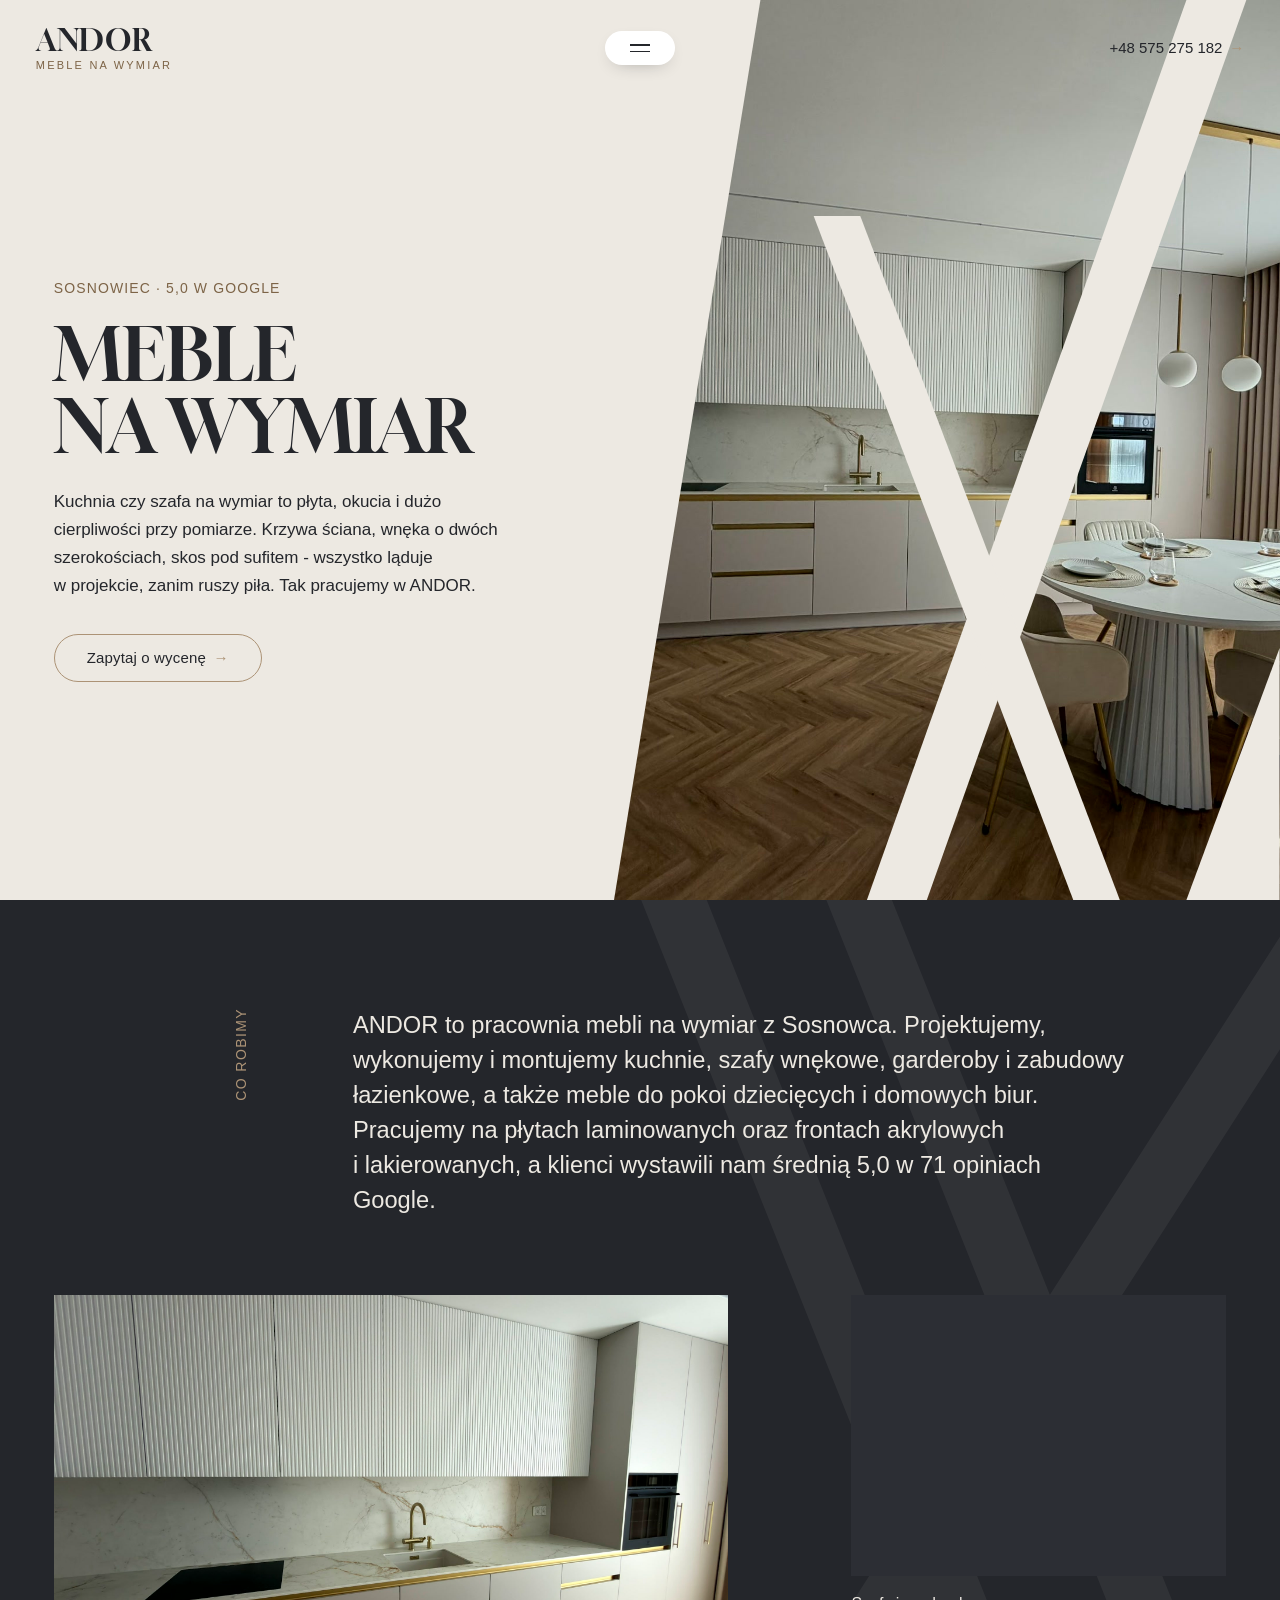
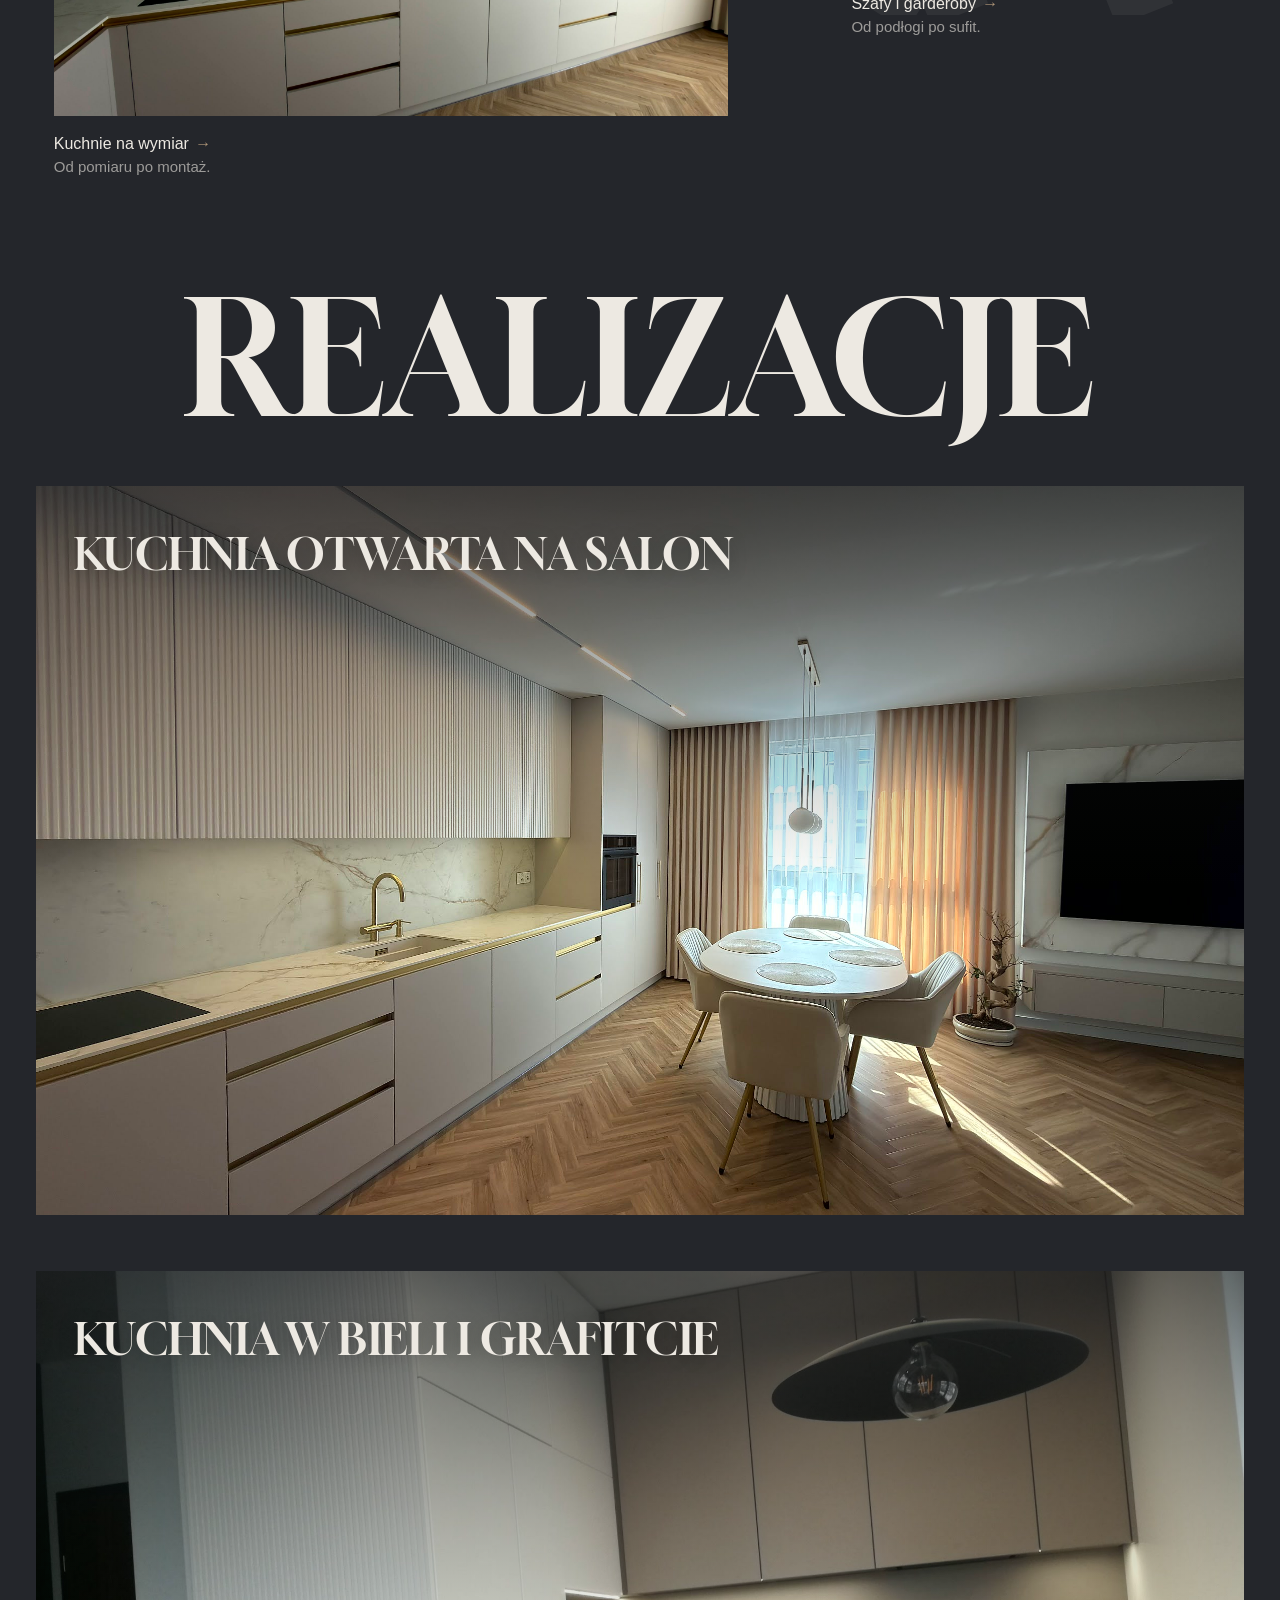
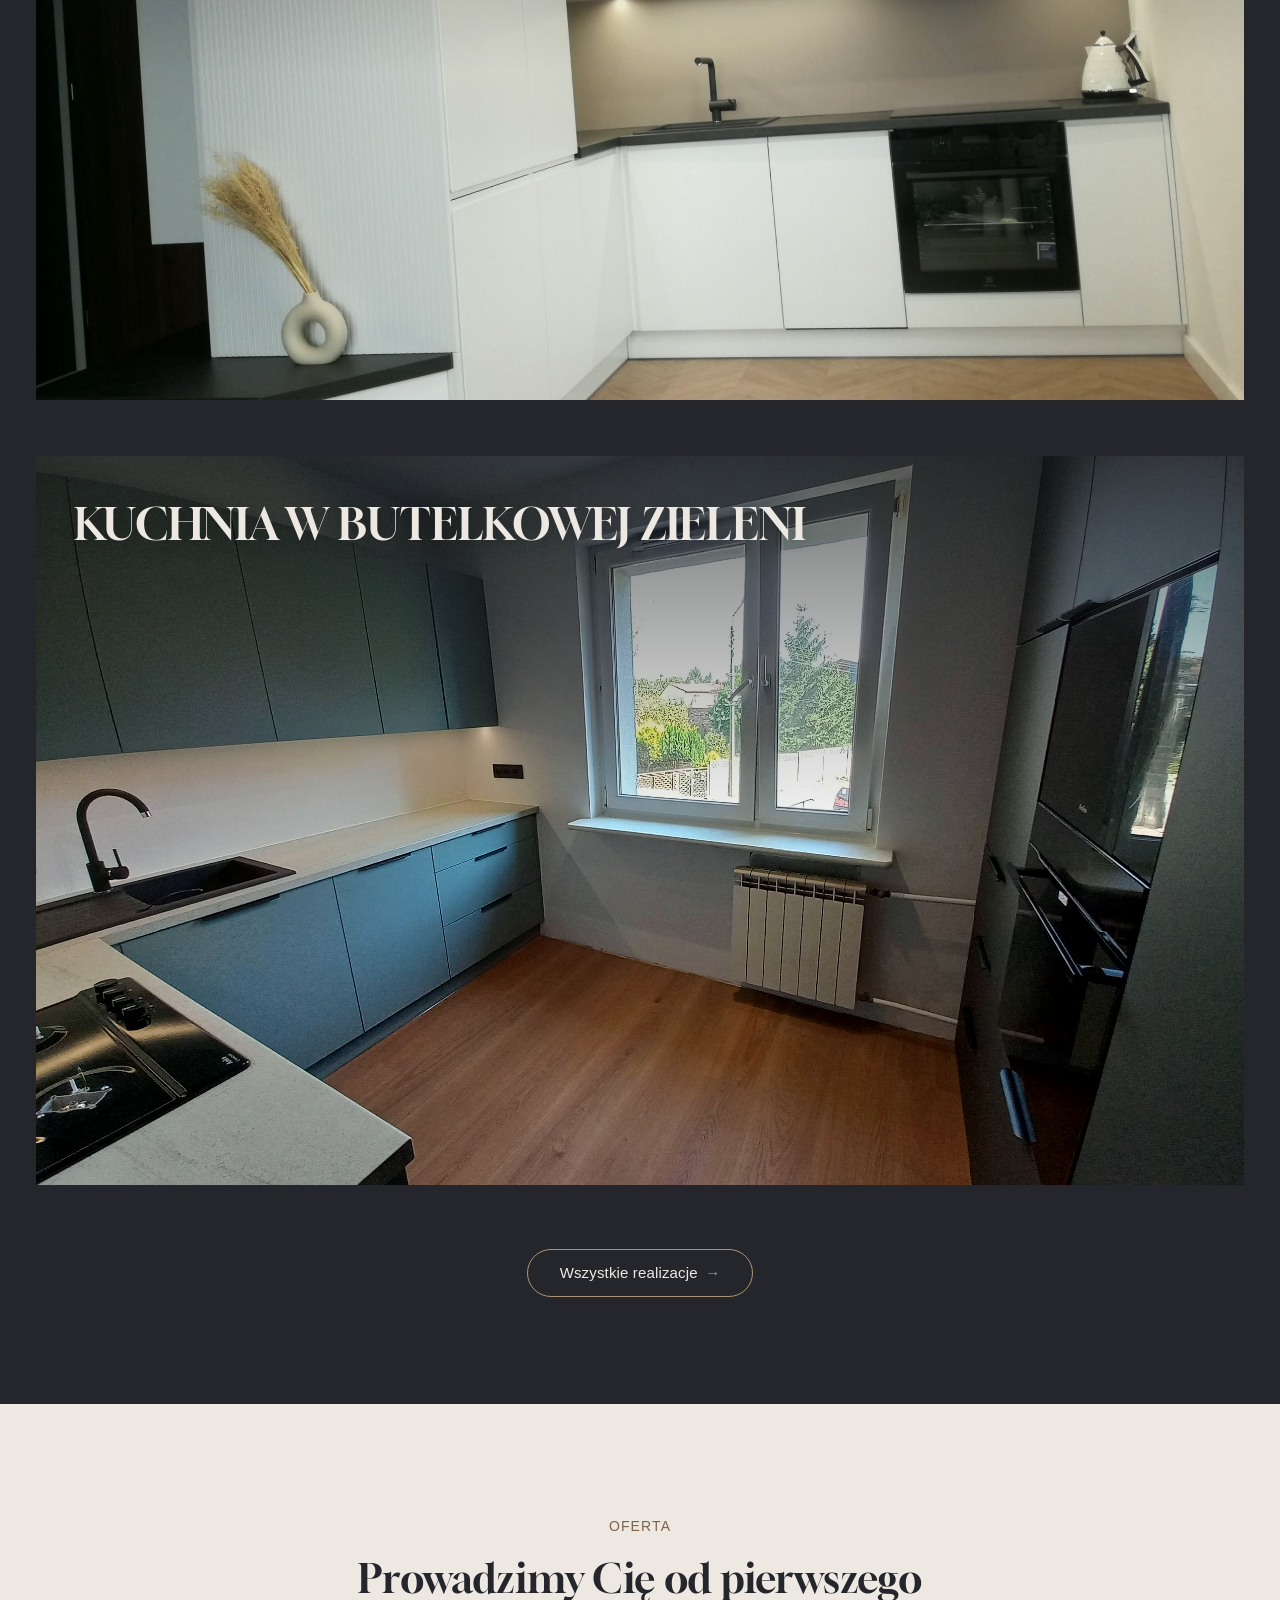
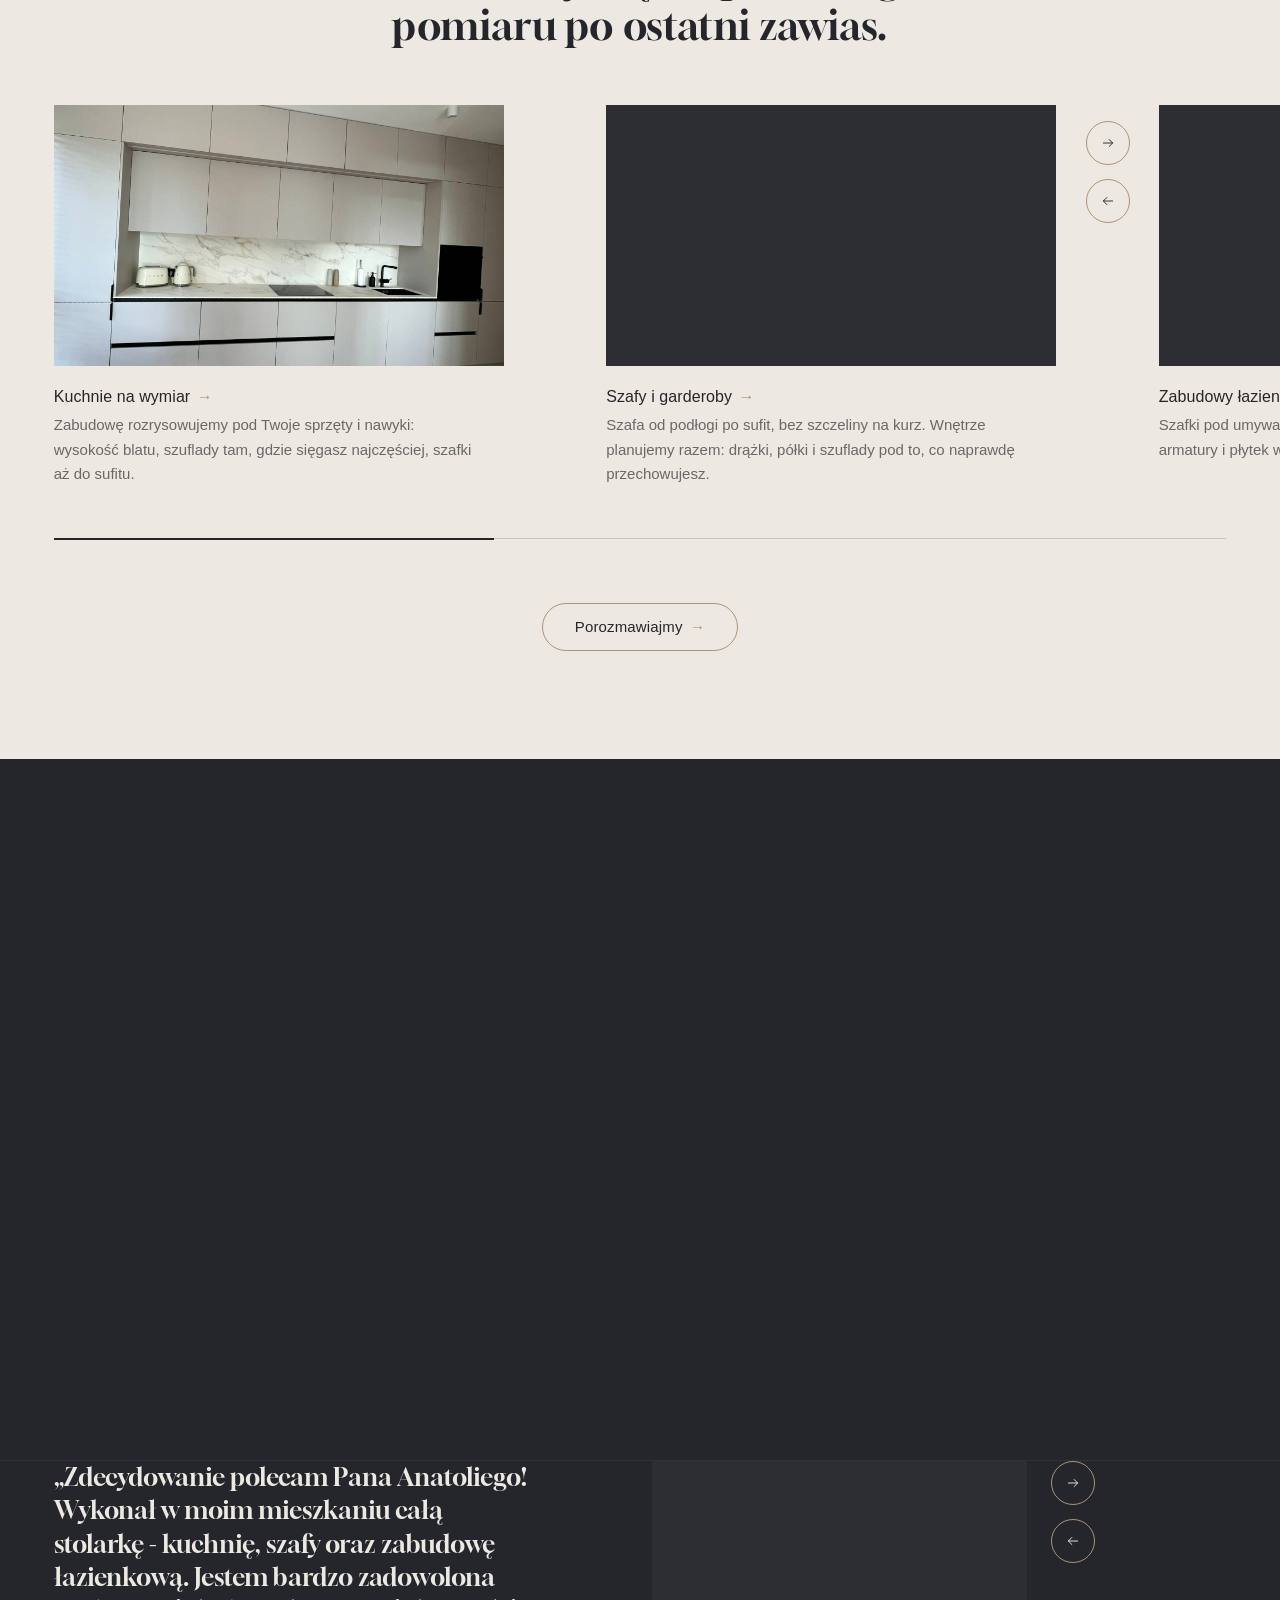
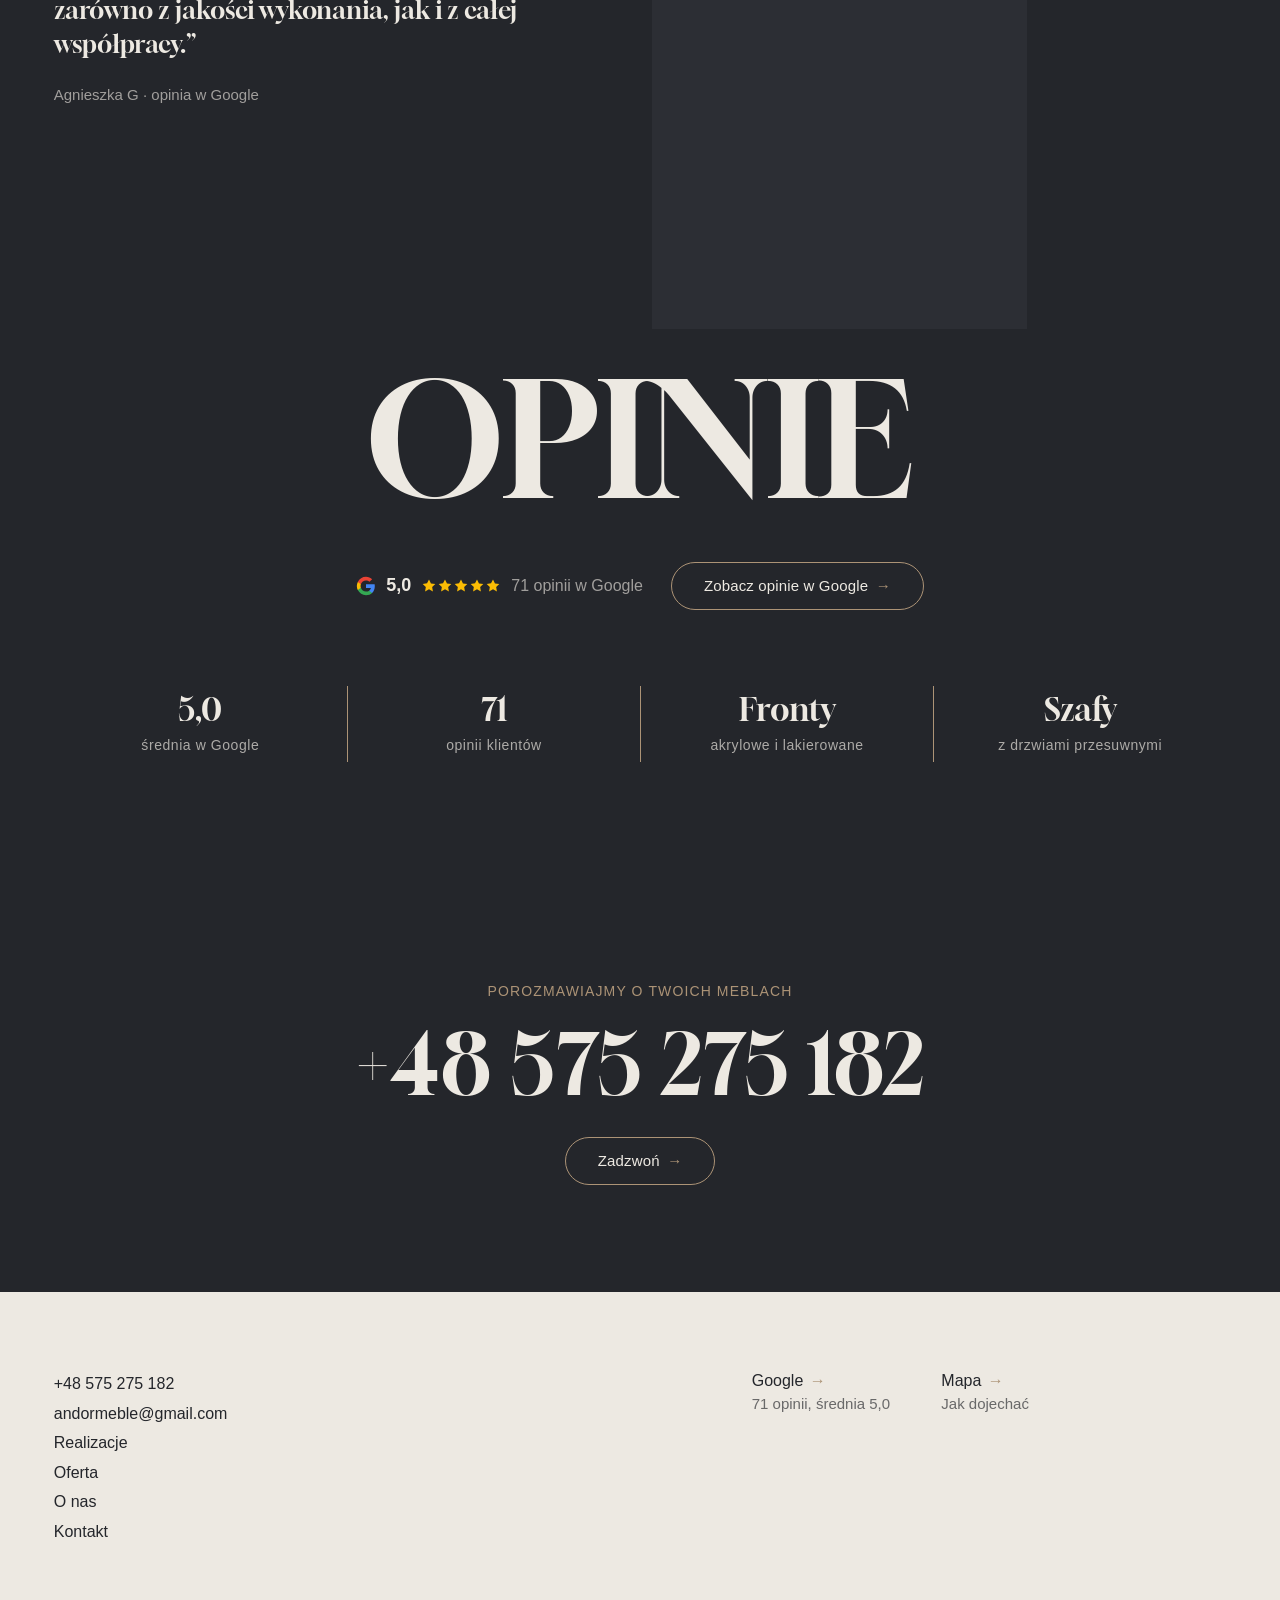
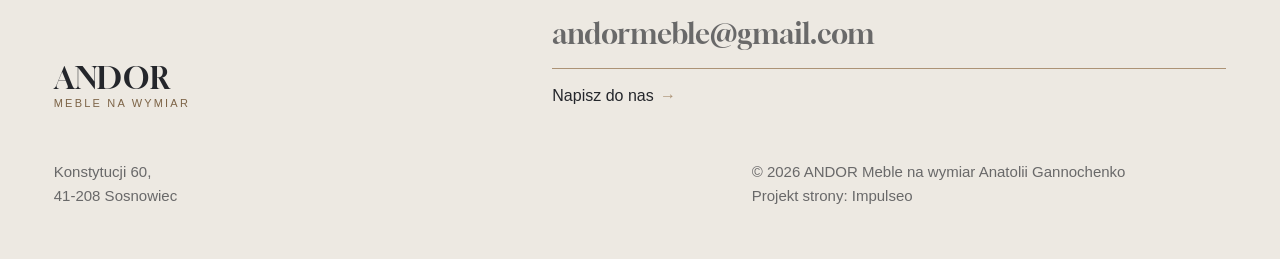
<file: index.html>
<!DOCTYPE html>
<html lang="pl">
<head>
<meta charset="UTF-8">
<meta name="viewport" content="width=device-width, initial-scale=1.0">
<title>ANDOR Meble na wymiar Anatolii Gannochenko - stolarstwo i&nbsp;meble na wymiar</title>
<meta name="description" content="Meble na wymiar w Sosnowcu: kuchnie, szafy i zabudowy pod Twoje wnętrze. Projekt, wykonanie i montaż, ocena 5,0 w Google. Zadzwoń: +48 575 275 182.">
<link rel="canonical" href="https://impulseo-pl.github.io/andor-meble-na-wymiar-anatolii-gannochenko/">
<meta name="robots" content="noindex, nofollow">
<meta name="theme-color" content="#ede9e2">
<meta property="og:type" content="website">
<meta property="og:locale" content="pl_PL">
<meta property="og:site_name" content="ANDOR Meble na wymiar Anatolii Gannochenko">
<meta property="og:title" content="ANDOR Meble na wymiar Anatolii Gannochenko - stolarstwo i meble na wymiar">
<meta property="og:description" content="Meble na wymiar w Sosnowcu: kuchnie, szafy i zabudowy pod Twoje wnętrze. Projekt, wykonanie i montaż, ocena 5,0 w Google. Zadzwoń: +48 575 275 182.">
<meta property="og:url" content="https://impulseo-pl.github.io/andor-meble-na-wymiar-anatolii-gannochenko/">
<meta property="og:image" content="https://impulseo-pl.github.io/andor-meble-na-wymiar-anatolii-gannochenko/img/og.jpg">
<meta property="og:image:width" content="1200">
<meta property="og:image:height" content="630">
<meta name="twitter:card" content="summary_large_image">
<script type="application/ld+json">{"@context": "https://schema.org", "@type": "HomeAndConstructionBusiness", "name": "ANDOR Meble na wymiar Anatolii Gannochenko", "url": "https://impulseo-pl.github.io/andor-meble-na-wymiar-anatolii-gannochenko/", "telephone": "+48575275182", "email": "andormeble@gmail.com", "image": "https://impulseo-pl.github.io/andor-meble-na-wymiar-anatolii-gannochenko/img/og.jpg", "areaServed": "Sosnowiec", "address": {"@type": "PostalAddress", "streetAddress": "Konstytucji 60", "postalCode": "41-208", "addressLocality": "Sosnowiec", "addressCountry": "PL"}, "aggregateRating": {"@type": "AggregateRating", "ratingValue": "5.0", "reviewCount": "71"}, "sameAs": ["https://www.google.com/maps/place/ANDOR+Meble+na+wymiar+Anatolii+Gannochenko/@50.2473196,19.1652448,715m/data=!4m6!3m5!1s0x4716c51454187bd5:0x3b35d7036b47fb32!8m2!3d50.2473196!4d19.1652448"]}</script>
<link rel="preconnect" href="https://fonts.googleapis.com">
<link rel="preconnect" href="https://fonts.gstatic.com" crossorigin>
<link rel="preconnect" href="https://api.fontshare.com" crossorigin>
<link href="https://fonts.googleapis.com/css2?family=Gloock&display=swap" rel="stylesheet">
<link href="https://api.fontshare.com/v2/css?f[]=satoshi@400,500,700&display=swap" rel="stylesheet">
<link rel="stylesheet" href="assets/styles.css?v=20261013">
</head>
<body>
<header class="site-header">
  <div class="hd-in">
    <a class="brand" href="index.html" aria-label="ANDOR Meble na wymiar - strona główna"><span class="bn">ANDOR</span><span class="bs">Meble na wymiar</span></a>
    <button class="menu-pill" type="button" aria-label="Otwórz menu" aria-expanded="false" aria-controls="menu"><i></i><i></i></button>
    <a class="hd-phone" href="tel:+48575275182"><svg class="tel-ico" viewBox="0 0 24 24" fill="none" aria-hidden="true"><path d="M6.6 10.8a15.5 15.5 0 0 0 6.6 6.6l2.2-2.2a1 1 0 0 1 1-.24 11.4 11.4 0 0 0 3.6.58 1 1 0 0 1 1 1V20a1 1 0 0 1-1 1A17 17 0 0 1 3 4a1 1 0 0 1 1-1h3.5a1 1 0 0 1 1 1c0 1.25.2 2.46.58 3.6a1 1 0 0 1-.25 1l-2.23 2.2Z" fill="currentColor"/></svg>+48 575 275 182 <span class="arr" aria-hidden="true">→</span></a>
  </div>
</header>
<div class="menu" id="menu">
  <div class="wrap">
    <div class="menu-grid">
      <nav class="menu-main" aria-label="Menu główne">
        <a href="index.html" aria-current="page">Strona główna</a>
        <a href="realizacje.html">Realizacje</a>
        <a href="oferta.html">Oferta</a>
        <a href="o-nas.html">O&nbsp;nas</a>
        <a href="kontakt.html">Kontakt</a>
      </nav>
      <div class="menu-sub">
        <p>Oferta</p>
        <a href="oferta.html">Kuchnie na wymiar</a>
        <a href="oferta.html">Szafy i&nbsp;garderoby</a>
        <a href="oferta.html">Zabudowy łazienkowe</a>
        <a href="oferta.html">Meble RTV i&nbsp;pokojowe</a>
        <a href="oferta.html">Pokoje dziecięce i&nbsp;biura</a>
        <a href="oferta.html">Przedpokoje i&nbsp;wnęki</a>
      </div>
      <div class="menu-sub">
        <p>Kontakt</p>
        <a href="tel:+48575275182">+48 575 275 182</a>
        <a href="mailto:andormeble@gmail.com">andormeble@gmail.com</a>
        <span>Konstytucji 60, 41-208 Sosnowiec</span>
        <a href="https://www.google.com/maps/place/ANDOR+Meble+na+wymiar+Anatolii+Gannochenko/@50.2473196,19.1652448,715m/data=!4m6!3m5!1s0x4716c51454187bd5:0x3b35d7036b47fb32!8m2!3d50.2473196!4d19.1652448" target="_blank" rel="noopener">Opinie w&nbsp;Google</a>
      </div>
    </div>
  </div>
</div>
<main>
<section class="hero-split">
  <div class="hs-copy">
    <div class="inner rv">
      <span class="eyebrow">Sosnowiec · 5,0 w&nbsp;Google</span>
      <h1>Meble<br>na wymiar</h1>
      <p>Kuchnia czy szafa na wymiar to płyta, okucia i&nbsp;dużo cierpliwości przy pomiarze. Krzywa ściana, wnęka o&nbsp;dwóch szerokościach, skos pod sufitem - wszystko ląduje w&nbsp;projekcie, zanim ruszy piła. Tak pracujemy w&nbsp;ANDOR.</p>
      <a class="btn" href="kontakt.html">Zapytaj o&nbsp;wycenę <span class="arr" aria-hidden="true">→</span></a>
    </div>
  </div>
  <div class="hero-art">
    <img src="img/hero.jpg" alt="Kuchnia na wymiar z jadalnią - realizacja ANDOR Meble na wymiar" width="2324" height="1720" fetchpriority="high">
    <svg viewBox="0 0 100 100" preserveAspectRatio="none" aria-hidden="true">
      <polygon points="0,0 22,0 0,100"/>
      <polygon points="86,0 95,0 47,100 38,100"/>
      <polygon points="30,24 37,24 76,100 69,100"/>
      <polygon points="100,72 100,100 86,100"/>
    </svg>
  </div>
</section>

<section class="intro bg-dark pv">
  <svg class="graphic" viewBox="0 0 600 600" fill="none" aria-hidden="true"><path d="M60 0 L300 600 M200 0 L440 600 M600 40 L240 600" stroke="#ede9e2" stroke-width="46"/></svg>
  <div class="wrap">
    <div class="intro-row rv">
      <span class="vlabel">Co robimy</span>
      <p class="big-txt">ANDOR to pracownia mebli na wymiar z&nbsp;Sosnowca. Projektujemy, wykonujemy i&nbsp;montujemy kuchnie, szafy wnękowe, garderoby i&nbsp;zabudowy łazienkowe, a&nbsp;także meble do pokoi dziecięcych i&nbsp;domowych biur. Pracujemy na płytach laminowanych oraz frontach akrylowych i&nbsp;lakierowanych, a&nbsp;klienci wystawili nam średnią 5,0 w&nbsp;71 opiniach Google.</p>
    </div>
    <div class="duo">
      <a class="d-big rv" href="oferta.html"><div class="ph"><img src="img/g3.jpg" alt="Kuchnia na wymiar z frezowanymi frontami i marmurowym blatem" width="2308" height="1700" decoding="async"></div><span class="cap"><b>Kuchnie na wymiar <span class="arr" aria-hidden="true">→</span></b><small>Od pomiaru po montaż.</small></span></a>
      <a class="d-small rv" href="oferta.html"><div class="ph"><img src="img/g2.jpg" alt="Szafa na wymiar w sypialni ze złotymi uchwytami" width="2400" height="1800" decoding="async"></div><span class="cap"><b>Szafy i&nbsp;garderoby <span class="arr" aria-hidden="true">→</span></b><small>Od podłogi po sufit.</small></span></a>
    </div>
  </div>
</section>

<section class="work bg-dark" style="padding-bottom:var(--pv)">
  <h2 class="huge rv">Realizacje</h2>
  <div class="proj-list">
    <a class="proj rv" href="realizacje.html"><img src="img/g7.jpg" alt="Kuchnia otwarta na salon - realizacja ANDOR" width="2400" height="1800" loading="lazy" decoding="async"><h3>Kuchnia otwarta na salon</h3></a>
    <a class="proj rv" href="realizacje.html"><img src="img/g5.jpg" alt="Kuchnia w bieli i grafitcie - realizacja ANDOR" width="2246" height="1618" loading="lazy" decoding="async"><h3>Kuchnia w&nbsp;bieli i&nbsp;grafitcie</h3></a>
    <a class="proj rv" href="realizacje.html"><img src="img/g9.jpg" alt="Kuchnia w butelkowej zieleni - realizacja ANDOR" width="2400" height="1800" loading="lazy" decoding="async"><h3>Kuchnia w&nbsp;butelkowej zieleni</h3></a>
  </div>
  <div class="btn-row rv"><a class="btn" href="realizacje.html">Wszystkie realizacje <span class="arr" aria-hidden="true">→</span></a></div>
</section>

<section class="services bg-beige pv">
  <div class="wrap">
    <div class="svc-head rv">
      <span class="eyebrow">Oferta</span>
      <h2>Prowadzimy Cię od pierwszego pomiaru po ostatni zawias.</h2>
    </div>
    <div class="carousel rv" data-carousel>
      <div class="track">
        <a class="slide" href="oferta.html"><div class="ph"><img src="img/g10.jpg" alt="Kuchnie na wymiar - ANDOR Meble na wymiar" width="1628" height="2254" loading="lazy" decoding="async"></div><h3>Kuchnie na wymiar <span class="arr" aria-hidden="true">→</span></h3><p>Zabudowę rozrysowujemy pod Twoje sprzęty i&nbsp;nawyki: wysokość blatu, szuflady tam, gdzie sięgasz najczęściej, szafki aż do sufitu.</p></a>
        <a class="slide" href="oferta.html"><div class="ph"><img src="img/g8.jpg" alt="Szafy i garderoby - ANDOR Meble na wymiar" width="1800" height="2400" loading="lazy" decoding="async"></div><h3>Szafy i&nbsp;garderoby <span class="arr" aria-hidden="true">→</span></h3><p>Szafa od podłogi po sufit, bez szczeliny na kurz. Wnętrze planujemy razem: drążki, półki i&nbsp;szuflady pod to, co naprawdę przechowujesz.</p></a>
        <a class="slide" href="oferta.html"><div class="ph"><img src="img/g11.jpg" alt="Zabudowy łazienkowe - ANDOR Meble na wymiar" width="1800" height="2400" loading="lazy" decoding="async"></div><h3>Zabudowy łazienkowe <span class="arr" aria-hidden="true">→</span></h3><p>Szafki pod umywalkę i&nbsp;zabudowy dopasowane do lustra, armatury i&nbsp;płytek w&nbsp;Twojej łazience.</p></a>
        <a class="slide" href="oferta.html"><div class="ph"><img src="img/g12.jpg" alt="Meble RTV i pokojowe - ANDOR Meble na wymiar" width="1800" height="2400" loading="lazy" decoding="async"></div><h3>Meble RTV i&nbsp;pokojowe <span class="arr" aria-hidden="true">→</span></h3><p>Szafka RTV pod jedną konkretną ścianę, półki i&nbsp;komody tam, gdzie gotowe wymiary nie pasują.</p></a>
        <a class="slide" href="oferta.html"><div class="ph"><img src="img/g1.jpg" alt="Pokoje dziecięce i biura - ANDOR Meble na wymiar" width="1730" height="2332" loading="lazy" decoding="async"></div><h3>Pokoje dziecięce i&nbsp;biura <span class="arr" aria-hidden="true">→</span></h3><p>Biurko pod okno, szafa z&nbsp;miejscem na zabawki albo segregatory. Kolory frontów dobieramy do reszty mieszkania.</p></a>
        <a class="slide" href="oferta.html"><div class="ph"><img src="img/g16.jpg" alt="Przedpokoje i wnęki - ANDOR Meble na wymiar" width="1800" height="2400" loading="lazy" decoding="async"></div><h3>Przedpokoje i&nbsp;wnęki <span class="arr" aria-hidden="true">→</span></h3><p>Szafy do przedpokoju, otwarte wieszaki i&nbsp;zabudowa pralki z&nbsp;suszarką w&nbsp;jednym słupku.</p></a>
      </div>
      <div class="arws"><button class="arw" type="button" data-dir="1" aria-label="Następne"><svg viewBox="0 0 24 24" fill="none" aria-hidden="true"><path d="M4 12h16m-6-6 6 6-6 6" stroke="currentColor" stroke-width="1.6" stroke-linecap="round" stroke-linejoin="round"/></svg></button><button class="arw" type="button" data-dir="-1" aria-label="Poprzednie"><svg viewBox="0 0 24 24" fill="none" aria-hidden="true"><path d="M20 12H4m6-6-6 6 6 6" stroke="currentColor" stroke-width="1.6" stroke-linecap="round" stroke-linejoin="round"/></svg></button></div>
      <div class="progress"><i></i></div>
    </div>
    <div class="btn-row rv"><a class="btn" href="kontakt.html">Porozmawiajmy <span class="arr" aria-hidden="true">→</span></a></div>
  </div>
</section>

<section class="stopklatka" aria-hidden="true">
  <div class="stk-bg" style="background-image:url(img/g4.jpg)"></div>
</section>

<section class="kudos bg-dark" style="padding-bottom:var(--pv)">
  <div class="wrap">
    <div class="kudos-row rv" data-kudos>
      <div class="quotes">
        <figure class="q on"><blockquote>„Zdecydowanie polecam Pana Anatoliego! Wykonał w&nbsp;moim mieszkaniu całą stolarkę - kuchnię, szafy oraz zabudowę łazienkową. Jestem bardzo zadowolona zarówno z&nbsp;jakości wykonania, jak i&nbsp;z całej współpracy.”</blockquote><figcaption class="who">Agnieszka G · opinia w&nbsp;Google</figcaption></figure>
        <figure class="q"><blockquote>„Polecam serdecznie firmę Andor Meble. Wyróżnia ich duży profesjonalizm, dbałość o&nbsp;detale oraz wysoką jakość wykonania. Na każdym etapie współpracy można liczyć na cierpliwość i&nbsp;fachowe wsparcie. Dodatkowym atutem jest szybki i&nbsp;sprawny montaż.”</blockquote><figcaption class="who">Dagmara Szymocha · opinia w&nbsp;Google</figcaption></figure>
        <figure class="q"><blockquote>„Profesjonalista w&nbsp;swoim fachu. Rzetelny, dokładny, dbający o&nbsp;szczegóły, terminowy, meble wykonane w&nbsp;dobrej cenie. Polecam z&nbsp;czystym sumieniem. Jeżeli szukacie wykonawcę mebli na wymiar, to jest strzał w&nbsp;dziesiątkę.”</blockquote><figcaption class="who">Ilona · opinia w&nbsp;Google</figcaption></figure>
      </div>
      <div class="q-imgs">
        <div class="ph on"><img src="img/about.jpg" alt="Meble na wymiar ANDOR - realizacja" width="1800" height="2400" loading="lazy" decoding="async"></div>
        <div class="ph"><img src="img/g14.jpg" alt="Meble na wymiar ANDOR - realizacja" width="1700" height="2308" loading="lazy" decoding="async"></div>
        <div class="ph"><img src="img/g15.jpg" alt="Meble na wymiar ANDOR - realizacja" width="1800" height="2400" loading="lazy" decoding="async"></div>
      </div>
      <div class="arws"><button class="arw" type="button" data-q="1" aria-label="Następna opinia"><svg viewBox="0 0 24 24" fill="none" aria-hidden="true"><path d="M4 12h16m-6-6 6 6-6 6" stroke="currentColor" stroke-width="1.6" stroke-linecap="round" stroke-linejoin="round"/></svg></button><button class="arw" type="button" data-q="-1" aria-label="Poprzednia opinia"><svg viewBox="0 0 24 24" fill="none" aria-hidden="true"><path d="M20 12H4m6-6-6 6 6 6" stroke="currentColor" stroke-width="1.6" stroke-linecap="round" stroke-linejoin="round"/></svg></button></div>
    </div>
    <h2 class="huge rv">Opinie</h2>
    <div class="g-rate rv">
      <span class="g-badge"><svg viewBox="0 0 24 24" width="20" height="20" aria-hidden="true"><path fill="#4285F4" d="M22.56 12.25c0-.78-.07-1.53-.2-2.25H12v4.26h5.92c-.26 1.37-1.04 2.53-2.21 3.31v2.77h3.57c2.08-1.92 3.28-4.74 3.28-8.09z"/><path fill="#34A853" d="M12 23c2.97 0 5.46-.98 7.28-2.66l-3.57-2.77c-.98.66-2.23 1.06-3.71 1.06-2.86 0-5.29-1.93-6.16-4.53H2.18v2.84C3.99 20.53 7.7 23 12 23z"/><path fill="#FBBC05" d="M5.84 14.09c-.22-.66-.35-1.36-.35-2.09s.13-1.43.35-2.09V7.07H2.18C1.43 8.55 1 10.22 1 12s.43 3.45 1.18 4.93l2.85-2.22.81-.62z"/><path fill="#EA4335" d="M12 5.38c1.62 0 3.06.56 4.21 1.64l3.15-3.15C17.45 2.09 14.97 1 12 1 7.7 1 3.99 3.47 2.18 7.07l3.66 2.84c.87-2.6 3.3-4.53 6.16-4.53z"/></svg><b>5,0</b><svg viewBox="0 0 90 18" width="80" height="16" aria-hidden="true"><g fill="#FBBC04"><path transform="translate(0,0)" d="M9 1.6l2.2 4.46 4.92.72-3.56 3.47.84 4.9L9 12.74l-4.4 2.31.84-4.9L1.88 6.68l4.92-.72L9 1.6Z"/><path transform="translate(18,0)" d="M9 1.6l2.2 4.46 4.92.72-3.56 3.47.84 4.9L9 12.74l-4.4 2.31.84-4.9L1.88 6.68l4.92-.72L9 1.6Z"/><path transform="translate(36,0)" d="M9 1.6l2.2 4.46 4.92.72-3.56 3.47.84 4.9L9 12.74l-4.4 2.31.84-4.9L1.88 6.68l4.92-.72L9 1.6Z"/><path transform="translate(54,0)" d="M9 1.6l2.2 4.46 4.92.72-3.56 3.47.84 4.9L9 12.74l-4.4 2.31.84-4.9L1.88 6.68l4.92-.72L9 1.6Z"/><path transform="translate(72,0)" d="M9 1.6l2.2 4.46 4.92.72-3.56 3.47.84 4.9L9 12.74l-4.4 2.31.84-4.9L1.88 6.68l4.92-.72L9 1.6Z"/></g></svg><span class="gb-txt">71 opinii w&nbsp;Google</span></span>
      <a class="btn" href="https://www.google.com/maps/place/ANDOR+Meble+na+wymiar+Anatolii+Gannochenko/@50.2473196,19.1652448,715m/data=!4m6!3m5!1s0x4716c51454187bd5:0x3b35d7036b47fb32!8m2!3d50.2473196!4d19.1652448" target="_blank" rel="noopener">Zobacz opinie w&nbsp;Google <span class="arr" aria-hidden="true">→</span></a>
    </div>
    <div class="facts rv">
      <div class="fact"><span class="k">5,0</span><span class="v">średnia w&nbsp;Google</span></div>
      <div class="fact"><span class="k">71</span><span class="v">opinii klientów</span></div>
      <div class="fact"><span class="k">Fronty</span><span class="v">akrylowe i&nbsp;lakierowane</span></div>
      <div class="fact"><span class="k">Szafy</span><span class="v">z&nbsp;drzwiami przesuwnymi</span></div>
    </div>
  </div>
</section>

<section class="cta bg-dark pv">
  <div class="wrap rv">
    <span class="eyebrow">Porozmawiajmy o&nbsp;Twoich meblach</span>
    <a class="phone-huge" href="tel:+48575275182">+48 575 275 182</a>
    <a class="btn" href="tel:+48575275182">Zadzwoń <span class="arr" aria-hidden="true">→</span></a>
  </div>
</section>
</main>

<footer class="site-footer">
  <div class="wrap">
    <div class="ft-top">
      <div class="ft-list">
        <a href="tel:+48575275182">+48 575 275 182</a>
        <a href="mailto:andormeble@gmail.com">andormeble@gmail.com</a>
        <a href="realizacje.html">Realizacje</a>
        <a href="oferta.html">Oferta</a>
        <a href="o-nas.html">O&nbsp;nas</a>
        <a href="kontakt.html">Kontakt</a>
      </div>
      <div class="ft-soc">
        <a class="soc" href="https://www.google.com/maps/place/ANDOR+Meble+na+wymiar+Anatolii+Gannochenko/@50.2473196,19.1652448,715m/data=!4m6!3m5!1s0x4716c51454187bd5:0x3b35d7036b47fb32!8m2!3d50.2473196!4d19.1652448" target="_blank" rel="noopener" aria-label="Google - ANDOR Meble na wymiar Anatolii Gannochenko"><b>Google <span class="arr" aria-hidden="true">→</span></b><small>71 opinii, średnia 5,0</small></a>
        <a class="soc-map" href="https://www.google.com/maps/place/ANDOR+Meble+na+wymiar+Anatolii+Gannochenko/@50.2473196,19.1652448,715m/data=!4m6!3m5!1s0x4716c51454187bd5:0x3b35d7036b47fb32!8m2!3d50.2473196!4d19.1652448" target="_blank" rel="noopener"><b>Mapa <span class="arr" aria-hidden="true">→</span></b><small>Jak dojechać</small></a>
      </div>
    </div>
    <div class="ft-mid">
      <a class="brand" href="index.html"><span class="bn">ANDOR</span><span class="bs">Meble na wymiar</span></a>
      <div class="ft-mail">
        <a class="big" href="mailto:andormeble@gmail.com">andormeble@gmail.com</a>
        <a class="small-link" href="kontakt.html">Napisz do nas <span class="arr" aria-hidden="true">→</span></a>
      </div>
    </div>
    <div class="ft-bot">
      <div class="addr">Konstytucji 60,<br>41-208 Sosnowiec</div>
      <div class="copy">© 2026 ANDOR Meble na wymiar Anatolii Gannochenko<br>Projekt strony: <a href="https://impulseo.pl" target="_blank" rel="noopener">Impulseo</a></div>
    </div>
  </div>
</footer>
<div class="sticky-reserve"><a class="sr-book" href="kontakt.html">Zapytaj o&nbsp;wycenę</a><a class="sr-call" href="tel:+48575275182" aria-label="Zadzwoń"><svg class="ico-tel" width="18" height="18" viewBox="0 0 24 24" fill="none" aria-hidden="true"><path d="M6.6 10.8a15.5 15.5 0 0 0 6.6 6.6l2.2-2.2a1 1 0 0 1 1-.24 11.4 11.4 0 0 0 3.6.58 1 1 0 0 1 1 1V20a1 1 0 0 1-1 1A17 17 0 0 1 3 4a1 1 0 0 1 1-1h3.5a1 1 0 0 1 1 1c0 1.25.2 2.46.58 3.6a1 1 0 0 1-.25 1l-2.23 2.2Z" fill="currentColor"/></svg></a></div>
<div class="demo-wazne" data-do="2026-10-19" data-cykl="3" hidden><svg class="dw-ico" width="13" height="13" viewBox="0 0 24 24" fill="none" aria-hidden="true"><circle cx="12" cy="12" r="8.6" stroke="currentColor" stroke-width="1.8"/><path d="M12 7.2V12l3.3 2" stroke="currentColor" stroke-width="1.8" stroke-linecap="round"/></svg><span class="dw-txt"></span></div>

<script src="assets/main.js?v=20261013"></script>
</body>
</html>
</file>
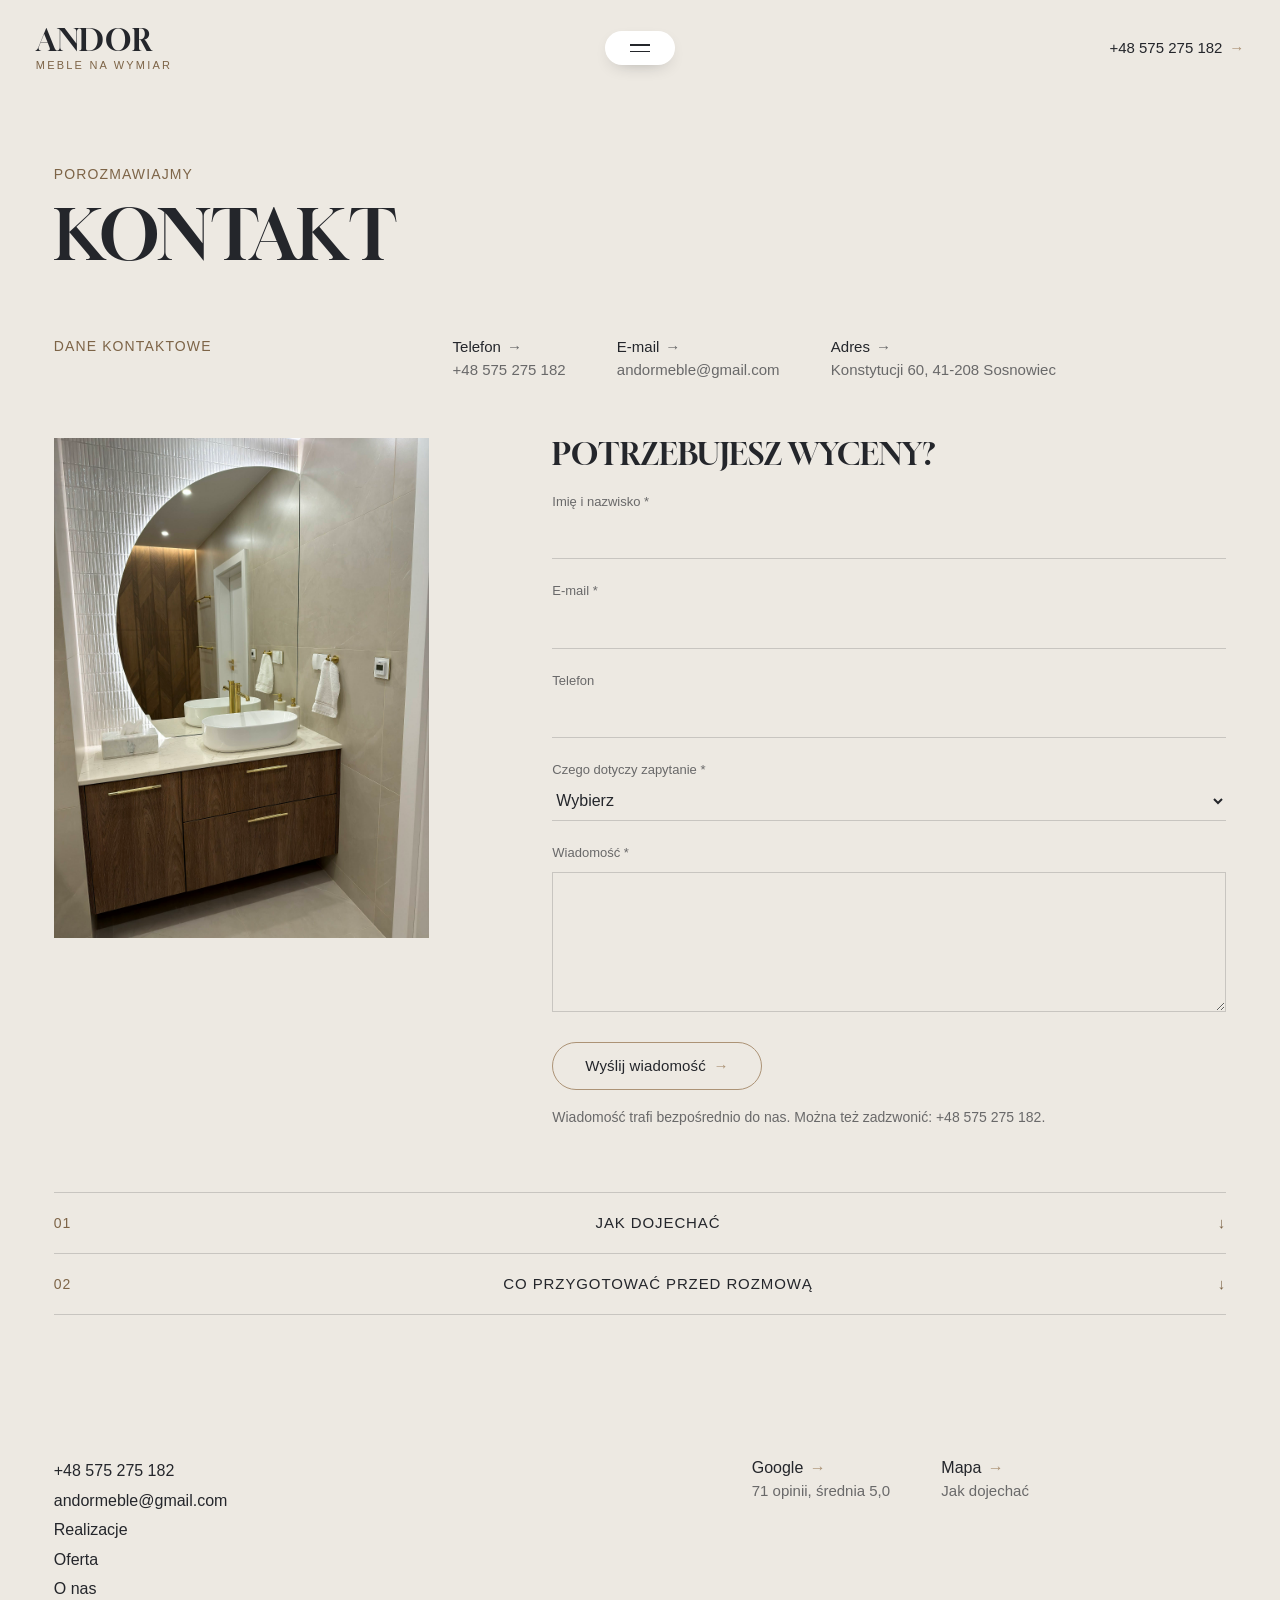
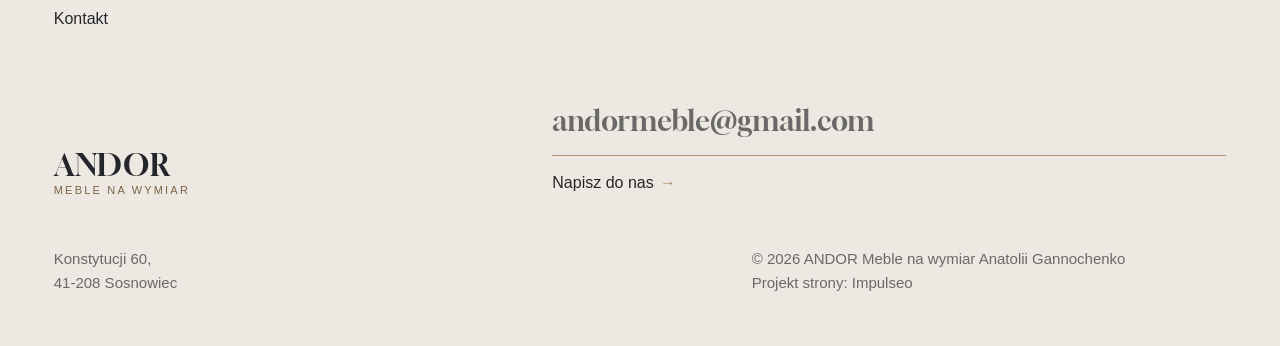
<file: kontakt.html>
<!DOCTYPE html>
<html lang="pl">
<head>
<meta charset="UTF-8">
<meta name="viewport" content="width=device-width, initial-scale=1.0">
<title>Kontakt - ANDOR Meble na wymiar Anatolii Gannochenko</title>
<meta name="description" content="Kontakt ANDOR Meble na wymiar Anatolii Gannochenko - Konstytucji 60, 41-208 Sosnowiec">
<link rel="canonical" href="https://impulseo-pl.github.io/andor-meble-na-wymiar-anatolii-gannochenko/kontakt.html">
<meta name="robots" content="noindex, nofollow">
<meta name="theme-color" content="#ede9e2">
<meta property="og:type" content="website">
<meta property="og:locale" content="pl_PL">
<meta property="og:site_name" content="ANDOR Meble na wymiar Anatolii Gannochenko">
<meta property="og:title" content="Kontakt - ANDOR Meble na wymiar Anatolii Gannochenko">
<meta property="og:description" content="Kontakt ANDOR Meble na wymiar Anatolii Gannochenko - Konstytucji 60, 41-208 Sosnowiec">
<meta property="og:url" content="https://impulseo-pl.github.io/andor-meble-na-wymiar-anatolii-gannochenko/kontakt.html">
<meta property="og:image" content="https://impulseo-pl.github.io/andor-meble-na-wymiar-anatolii-gannochenko/img/og.jpg">
<meta property="og:image:width" content="1200">
<meta property="og:image:height" content="630">
<meta name="twitter:card" content="summary_large_image">
<script type="application/ld+json">{"@context": "https://schema.org", "@type": "HomeAndConstructionBusiness", "name": "ANDOR Meble na wymiar Anatolii Gannochenko", "url": "https://impulseo-pl.github.io/andor-meble-na-wymiar-anatolii-gannochenko/", "telephone": "+48575275182", "email": "andormeble@gmail.com", "image": "https://impulseo-pl.github.io/andor-meble-na-wymiar-anatolii-gannochenko/img/og.jpg", "areaServed": "Sosnowiec", "address": {"@type": "PostalAddress", "streetAddress": "Konstytucji 60", "postalCode": "41-208", "addressLocality": "Sosnowiec", "addressCountry": "PL"}, "aggregateRating": {"@type": "AggregateRating", "ratingValue": "5.0", "reviewCount": "71"}, "sameAs": ["https://www.google.com/maps/place/ANDOR+Meble+na+wymiar+Anatolii+Gannochenko/@50.2473196,19.1652448,715m/data=!4m6!3m5!1s0x4716c51454187bd5:0x3b35d7036b47fb32!8m2!3d50.2473196!4d19.1652448"]}</script>
<link rel="preconnect" href="https://fonts.googleapis.com">
<link rel="preconnect" href="https://fonts.gstatic.com" crossorigin>
<link rel="preconnect" href="https://api.fontshare.com" crossorigin>
<link href="https://fonts.googleapis.com/css2?family=Gloock&display=swap" rel="stylesheet">
<link href="https://api.fontshare.com/v2/css?f[]=satoshi@400,500,700&display=swap" rel="stylesheet">
<link rel="stylesheet" href="assets/styles.css?v=20261013">
</head>
<body>
<header class="site-header">
  <div class="hd-in">
    <a class="brand" href="index.html" aria-label="ANDOR Meble na wymiar - strona główna"><span class="bn">ANDOR</span><span class="bs">Meble na wymiar</span></a>
    <button class="menu-pill" type="button" aria-label="Otwórz menu" aria-expanded="false" aria-controls="menu"><i></i><i></i></button>
    <a class="hd-phone" href="tel:+48575275182"><svg class="tel-ico" viewBox="0 0 24 24" fill="none" aria-hidden="true"><path d="M6.6 10.8a15.5 15.5 0 0 0 6.6 6.6l2.2-2.2a1 1 0 0 1 1-.24 11.4 11.4 0 0 0 3.6.58 1 1 0 0 1 1 1V20a1 1 0 0 1-1 1A17 17 0 0 1 3 4a1 1 0 0 1 1-1h3.5a1 1 0 0 1 1 1c0 1.25.2 2.46.58 3.6a1 1 0 0 1-.25 1l-2.23 2.2Z" fill="currentColor"/></svg>+48 575 275 182 <span class="arr" aria-hidden="true">→</span></a>
  </div>
</header>
<div class="menu" id="menu">
  <div class="wrap">
    <div class="menu-grid">
      <nav class="menu-main" aria-label="Menu główne">
        <a href="index.html">Strona główna</a>
        <a href="realizacje.html">Realizacje</a>
        <a href="oferta.html">Oferta</a>
        <a href="o-nas.html">O&nbsp;nas</a>
        <a href="kontakt.html" aria-current="page">Kontakt</a>
      </nav>
      <div class="menu-sub">
        <p>Oferta</p>
        <a href="oferta.html">Kuchnie na wymiar</a>
        <a href="oferta.html">Szafy i&nbsp;garderoby</a>
        <a href="oferta.html">Zabudowy łazienkowe</a>
        <a href="oferta.html">Meble RTV i&nbsp;pokojowe</a>
        <a href="oferta.html">Pokoje dziecięce i&nbsp;biura</a>
        <a href="oferta.html">Przedpokoje i&nbsp;wnęki</a>
      </div>
      <div class="menu-sub">
        <p>Kontakt</p>
        <a href="tel:+48575275182">+48 575 275 182</a>
        <a href="mailto:andormeble@gmail.com">andormeble@gmail.com</a>
        <span>Konstytucji 60, 41-208 Sosnowiec</span>
        <a href="https://www.google.com/maps/place/ANDOR+Meble+na+wymiar+Anatolii+Gannochenko/@50.2473196,19.1652448,715m/data=!4m6!3m5!1s0x4716c51454187bd5:0x3b35d7036b47fb32!8m2!3d50.2473196!4d19.1652448" target="_blank" rel="noopener">Opinie w&nbsp;Google</a>
      </div>
    </div>
  </div>
</div>
<main>
<section class="page-top bg-beige">
  <div class="wrap">
    <div class="rv">
      <span class="eyebrow">Porozmawiajmy</span>
      <h1>Kontakt</h1>
    </div>
    <div class="ct-row rv">
      <span class="lab">Dane kontaktowe</span>
      <div class="items">
        <div class="ct-item"><b>Telefon <span class="arr" aria-hidden="true">→</span></b><a class="v" href="tel:+48575275182">+48 575 275 182</a></div>
        <div class="ct-item"><b>E-mail <span class="arr" aria-hidden="true">→</span></b><a class="v" href="mailto:andormeble@gmail.com">andormeble@gmail.com</a></div>
        <div class="ct-item"><b>Adres <span class="arr" aria-hidden="true">→</span></b><span>Konstytucji 60, 41-208 Sosnowiec</span></div>
      </div>
    </div>
    <div class="ct-grid">
      <div class="ct-img rv"><div class="ph"><img src="img/about.jpg" alt="Łazienka z szafką na wymiar - realizacja ANDOR" width="1800" height="2400" fetchpriority="high"></div></div>
      <form class="form rv" action="https://formsubmit.co/andormeble@gmail.com" method="POST">
        <h2>Potrzebujesz wyceny?</h2>
        <input type="hidden" name="_subject" value="Zapytanie ze strony ANDOR Meble na wymiar Anatolii Gannochenko">
        <input type="hidden" name="_captcha" value="false">
        <input type="hidden" name="_template" value="table">
        <div class="fld"><label for="name">Imię i&nbsp;nazwisko *</label><input id="name" name="name" type="text" required autocomplete="name"></div>
        <div class="fld"><label for="email">E-mail *</label><input id="email" name="email" type="email" required autocomplete="email"></div>
        <div class="fld"><label for="phone">Telefon</label><input id="phone" name="phone" type="tel" autocomplete="tel"></div>
        <div class="fld"><label for="typ">Czego dotyczy zapytanie *</label><select id="typ" name="typ" required><option value="">Wybierz</option><option>Kuchnia</option><option>Szafa lub garderoba</option><option>Łazienka</option><option>Meble pokojowe lub RTV</option><option>Pokój dziecięcy lub biuro</option><option>Coś innego</option></select></div>
        <div class="fld"><label for="msg">Wiadomość *</label><textarea id="msg" name="message" required></textarea></div>
        <button type="submit" class="btn">Wyślij wiadomość <span class="arr" aria-hidden="true">→</span></button>
        <p class="note">Wiadomość trafi bezpośrednio do nas. Można też zadzwonić: +48 575 275 182.</p>
      </form>
    </div>
    <div class="acc rv">
      <details>
        <summary><span class="n">01</span><span class="t">Jak dojechać</span><span class="ch" aria-hidden="true">↓</span></summary>
        <div class="acc-body">Konstytucji 60, 41-208 Sosnowiec. <a href="https://www.google.com/maps/place/ANDOR+Meble+na+wymiar+Anatolii+Gannochenko/@50.2473196,19.1652448,715m/data=!4m6!3m5!1s0x4716c51454187bd5:0x3b35d7036b47fb32!8m2!3d50.2473196!4d19.1652448" target="_blank" rel="noopener">Otwórz w&nbsp;Mapach Google <span class="arr" aria-hidden="true">→</span></a>
          <iframe class="map" title="ANDOR Meble na wymiar Anatolii Gannochenko - Sosnowiec" src="https://maps.google.com/maps?q=50.2473196%2C19.1652448&amp;z=15&amp;output=embed" loading="lazy" referrerpolicy="no-referrer-when-downgrade"></iframe>
        </div>
      </details>
      <details>
        <summary><span class="n">02</span><span class="t">Co przygotować przed rozmową</span><span class="ch" aria-hidden="true">↓</span></summary>
        <div class="acc-body">Jeśli znasz wymiary pomieszczenia, podaj je. Przydadzą się też zdjęcia miejsca na meble i&nbsp;przykłady, które Ci się podobają. Resztę ustalimy przy pomiarze.</div>
      </details>
    </div>
  </div>
</section>
</main>

<footer class="site-footer">
  <div class="wrap">
    <div class="ft-top">
      <div class="ft-list">
        <a href="tel:+48575275182">+48 575 275 182</a>
        <a href="mailto:andormeble@gmail.com">andormeble@gmail.com</a>
        <a href="realizacje.html">Realizacje</a>
        <a href="oferta.html">Oferta</a>
        <a href="o-nas.html">O&nbsp;nas</a>
        <a href="kontakt.html">Kontakt</a>
      </div>
      <div class="ft-soc">
        <a class="soc" href="https://www.google.com/maps/place/ANDOR+Meble+na+wymiar+Anatolii+Gannochenko/@50.2473196,19.1652448,715m/data=!4m6!3m5!1s0x4716c51454187bd5:0x3b35d7036b47fb32!8m2!3d50.2473196!4d19.1652448" target="_blank" rel="noopener" aria-label="Google - ANDOR Meble na wymiar Anatolii Gannochenko"><b>Google <span class="arr" aria-hidden="true">→</span></b><small>71 opinii, średnia 5,0</small></a>
        <a class="soc-map" href="https://www.google.com/maps/place/ANDOR+Meble+na+wymiar+Anatolii+Gannochenko/@50.2473196,19.1652448,715m/data=!4m6!3m5!1s0x4716c51454187bd5:0x3b35d7036b47fb32!8m2!3d50.2473196!4d19.1652448" target="_blank" rel="noopener"><b>Mapa <span class="arr" aria-hidden="true">→</span></b><small>Jak dojechać</small></a>
      </div>
    </div>
    <div class="ft-mid">
      <a class="brand" href="index.html"><span class="bn">ANDOR</span><span class="bs">Meble na wymiar</span></a>
      <div class="ft-mail">
        <a class="big" href="mailto:andormeble@gmail.com">andormeble@gmail.com</a>
        <a class="small-link" href="kontakt.html">Napisz do nas <span class="arr" aria-hidden="true">→</span></a>
      </div>
    </div>
    <div class="ft-bot">
      <div class="addr">Konstytucji 60,<br>41-208 Sosnowiec</div>
      <div class="copy">© 2026 ANDOR Meble na wymiar Anatolii Gannochenko<br>Projekt strony: <a href="https://impulseo.pl" target="_blank" rel="noopener">Impulseo</a></div>
    </div>
  </div>
</footer>
<div class="sticky-reserve"><a class="sr-book" href="kontakt.html">Zapytaj o&nbsp;wycenę</a><a class="sr-call" href="tel:+48575275182" aria-label="Zadzwoń"><svg class="ico-tel" width="18" height="18" viewBox="0 0 24 24" fill="none" aria-hidden="true"><path d="M6.6 10.8a15.5 15.5 0 0 0 6.6 6.6l2.2-2.2a1 1 0 0 1 1-.24 11.4 11.4 0 0 0 3.6.58 1 1 0 0 1 1 1V20a1 1 0 0 1-1 1A17 17 0 0 1 3 4a1 1 0 0 1 1-1h3.5a1 1 0 0 1 1 1c0 1.25.2 2.46.58 3.6a1 1 0 0 1-.25 1l-2.23 2.2Z" fill="currentColor"/></svg></a></div>
<div class="demo-wazne" data-do="2026-10-19" data-cykl="3" hidden><svg class="dw-ico" width="13" height="13" viewBox="0 0 24 24" fill="none" aria-hidden="true"><circle cx="12" cy="12" r="8.6" stroke="currentColor" stroke-width="1.8"/><path d="M12 7.2V12l3.3 2" stroke="currentColor" stroke-width="1.8" stroke-linecap="round"/></svg><span class="dw-txt"></span></div>

<script src="assets/main.js?v=20261013"></script>
</body>
</html>
</file>
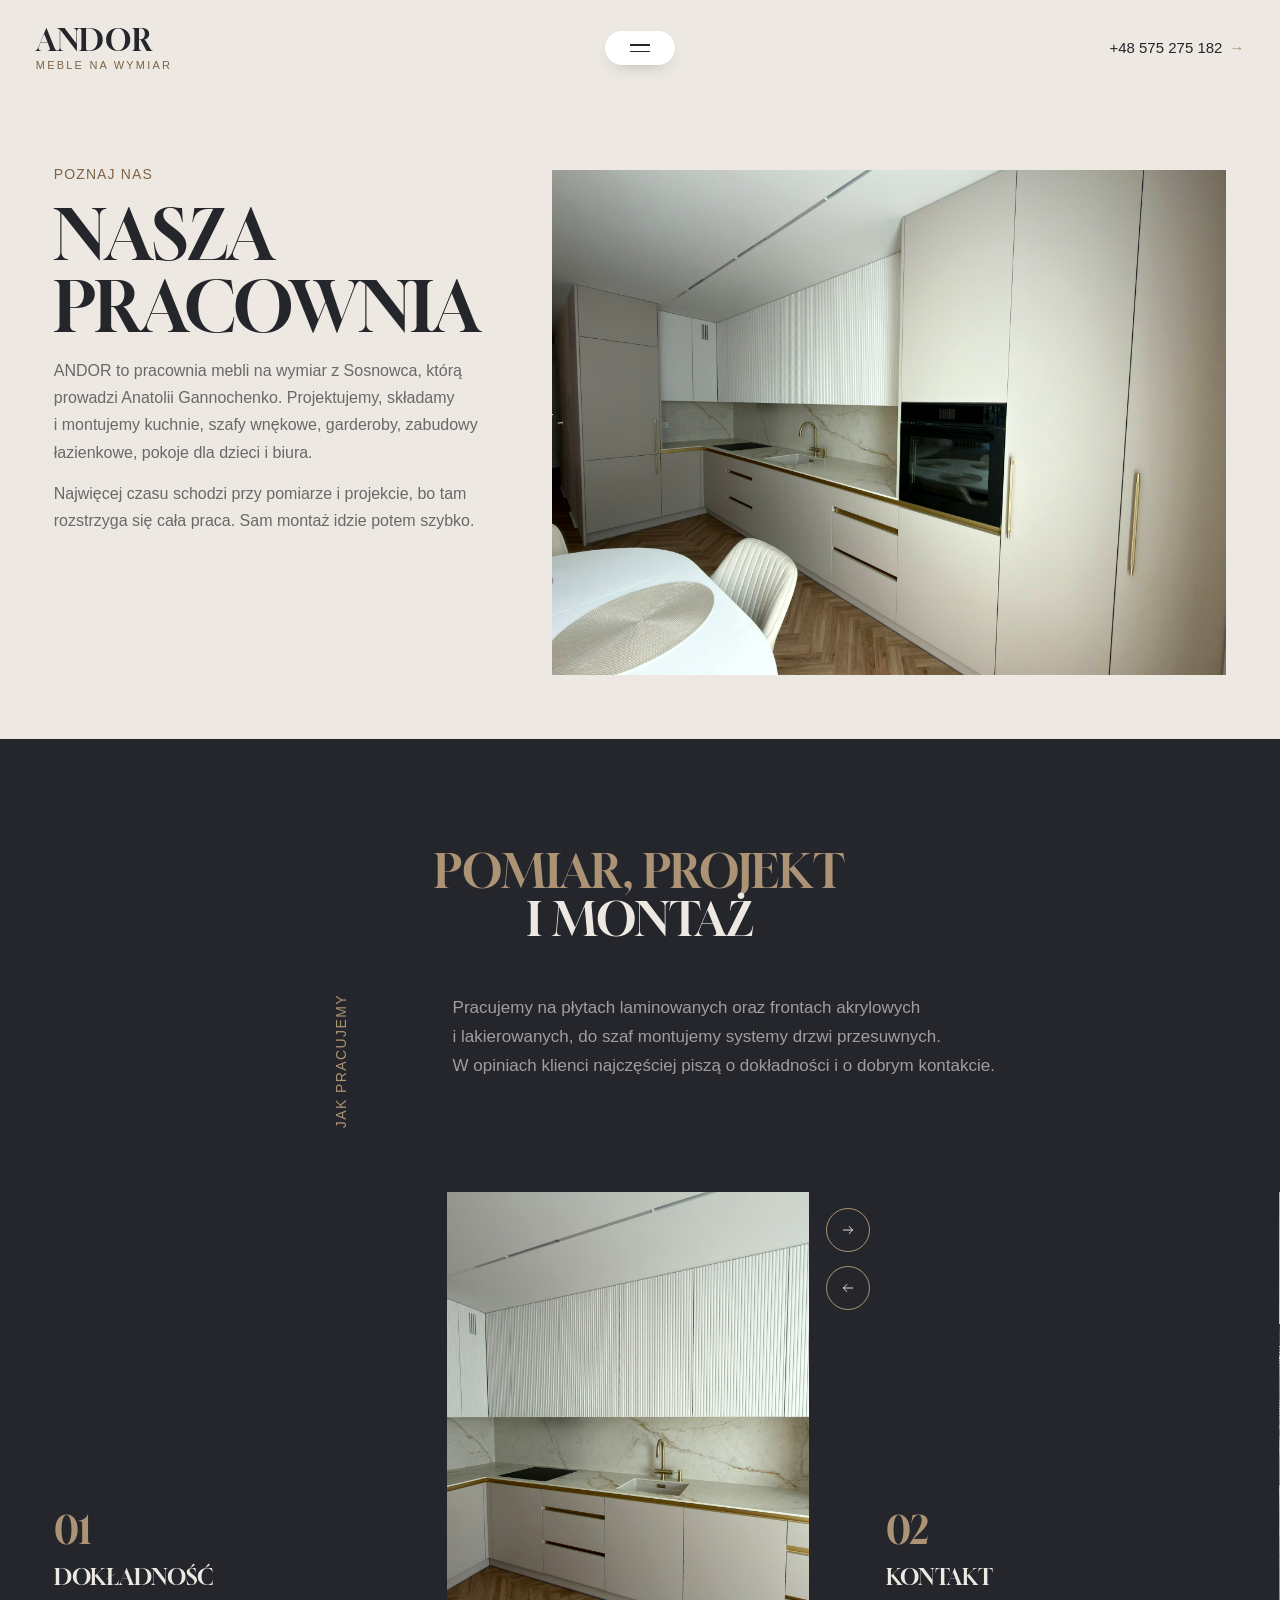
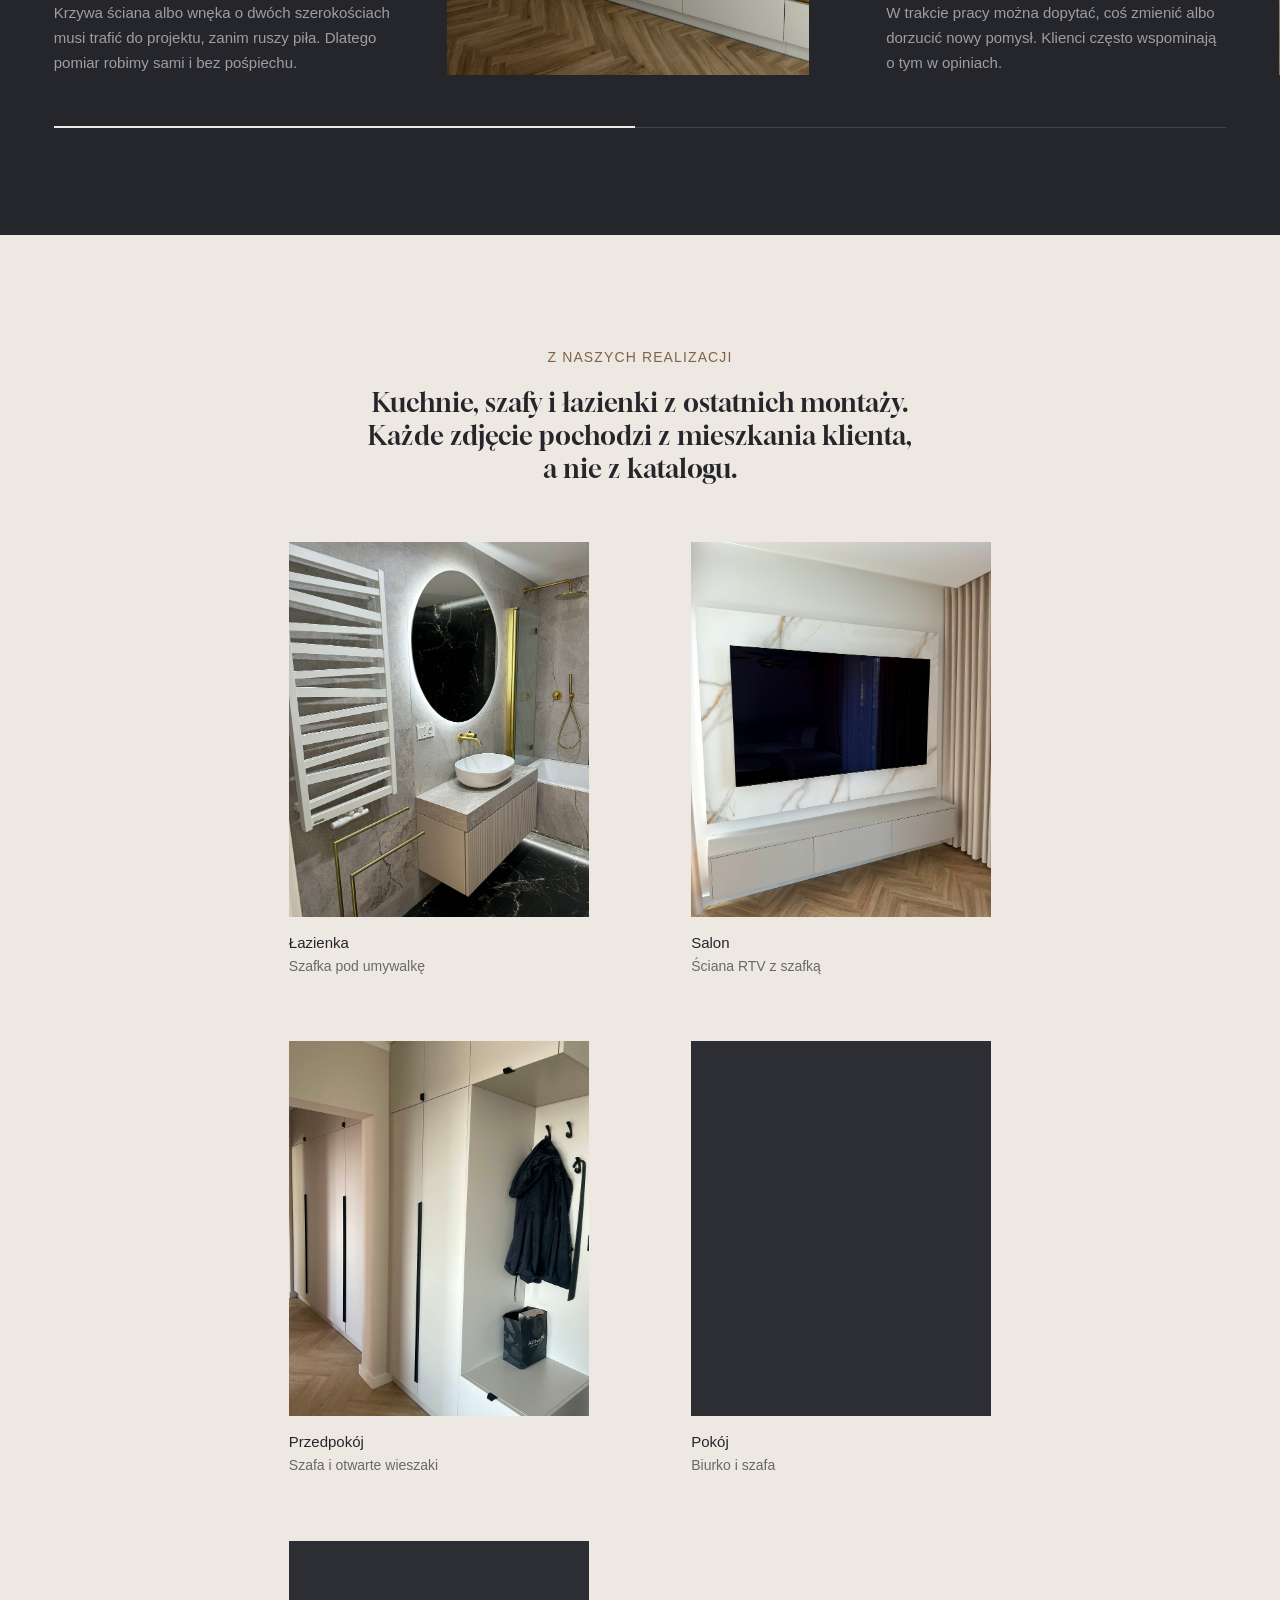
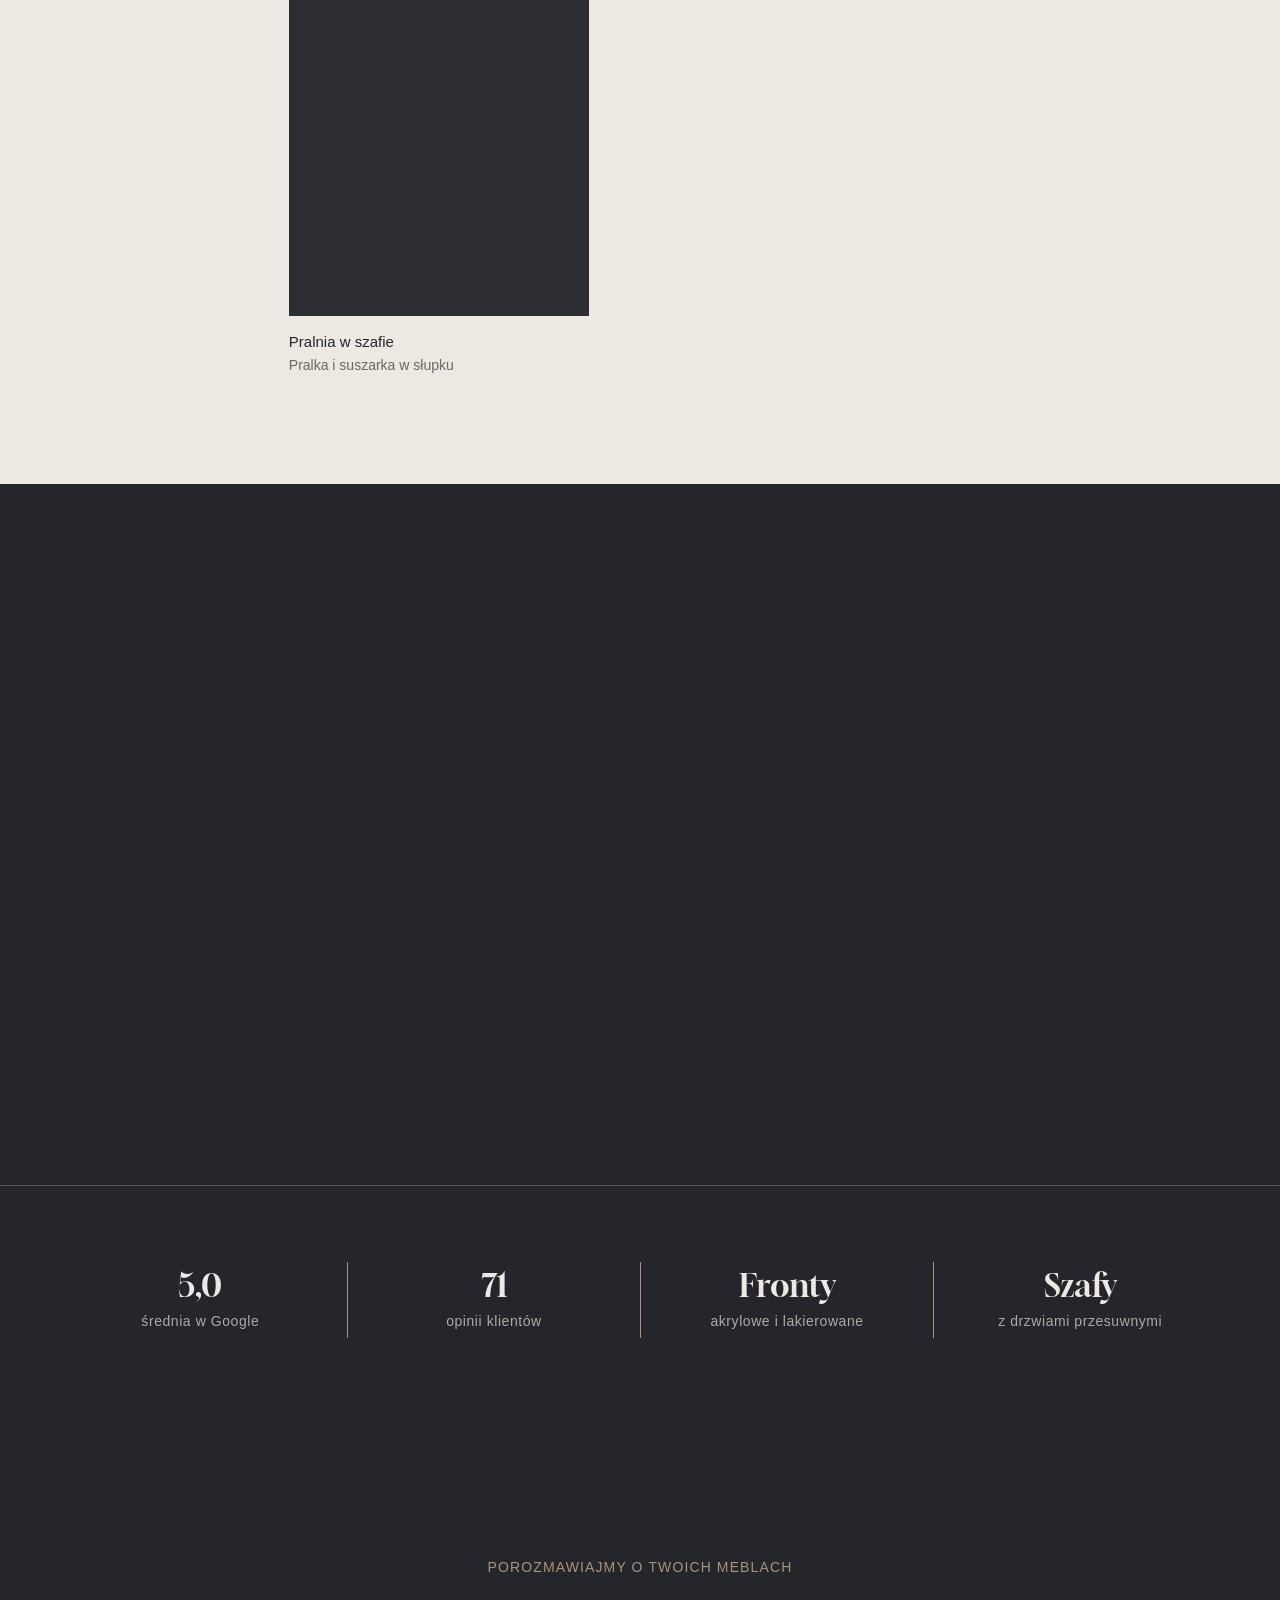
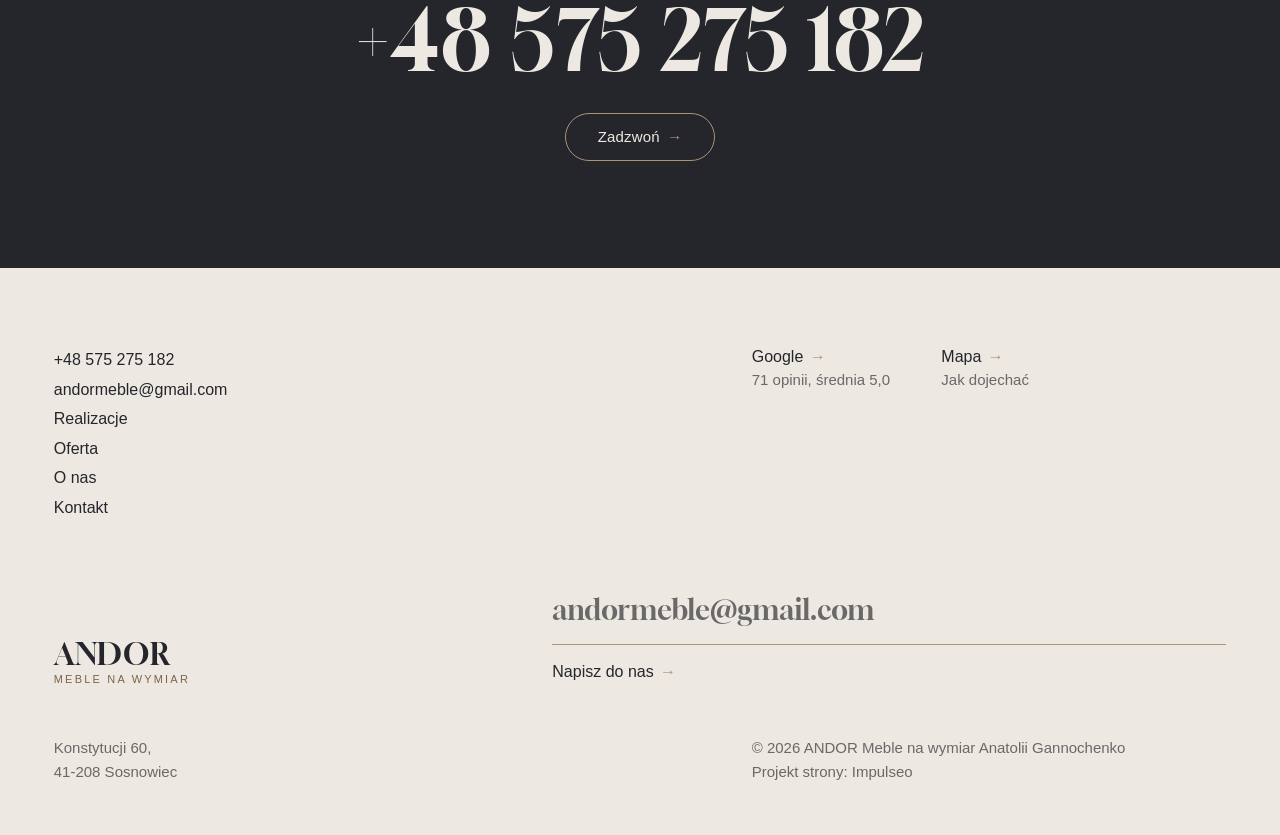
<file: o-nas.html>
<!DOCTYPE html>
<html lang="pl">
<head>
<meta charset="UTF-8">
<meta name="viewport" content="width=device-width, initial-scale=1.0">
<title>O&nbsp;nas - ANDOR Meble na wymiar Anatolii Gannochenko</title>
<meta name="description" content="Meble na wymiar w Sosnowcu: kuchnie, szafy i zabudowy pod Twoje wnętrze. Projekt, wykonanie i montaż, ocena 5,0 w Google. Zadzwoń: +48 575 275 182.">
<link rel="canonical" href="https://impulseo-pl.github.io/andor-meble-na-wymiar-anatolii-gannochenko/o-nas.html">
<meta name="robots" content="noindex, nofollow">
<meta name="theme-color" content="#ede9e2">
<meta property="og:type" content="website">
<meta property="og:locale" content="pl_PL">
<meta property="og:site_name" content="ANDOR Meble na wymiar Anatolii Gannochenko">
<meta property="og:title" content="O nas - ANDOR Meble na wymiar Anatolii Gannochenko">
<meta property="og:description" content="Meble na wymiar w Sosnowcu: kuchnie, szafy i zabudowy pod Twoje wnętrze. Projekt, wykonanie i montaż, ocena 5,0 w Google. Zadzwoń: +48 575 275 182.">
<meta property="og:url" content="https://impulseo-pl.github.io/andor-meble-na-wymiar-anatolii-gannochenko/o-nas.html">
<meta property="og:image" content="https://impulseo-pl.github.io/andor-meble-na-wymiar-anatolii-gannochenko/img/og.jpg">
<meta property="og:image:width" content="1200">
<meta property="og:image:height" content="630">
<meta name="twitter:card" content="summary_large_image">
<script type="application/ld+json">{"@context": "https://schema.org", "@type": "HomeAndConstructionBusiness", "name": "ANDOR Meble na wymiar Anatolii Gannochenko", "url": "https://impulseo-pl.github.io/andor-meble-na-wymiar-anatolii-gannochenko/", "telephone": "+48575275182", "email": "andormeble@gmail.com", "image": "https://impulseo-pl.github.io/andor-meble-na-wymiar-anatolii-gannochenko/img/og.jpg", "areaServed": "Sosnowiec", "address": {"@type": "PostalAddress", "streetAddress": "Konstytucji 60", "postalCode": "41-208", "addressLocality": "Sosnowiec", "addressCountry": "PL"}, "aggregateRating": {"@type": "AggregateRating", "ratingValue": "5.0", "reviewCount": "71"}, "sameAs": ["https://www.google.com/maps/place/ANDOR+Meble+na+wymiar+Anatolii+Gannochenko/@50.2473196,19.1652448,715m/data=!4m6!3m5!1s0x4716c51454187bd5:0x3b35d7036b47fb32!8m2!3d50.2473196!4d19.1652448"]}</script>
<link rel="preconnect" href="https://fonts.googleapis.com">
<link rel="preconnect" href="https://fonts.gstatic.com" crossorigin>
<link rel="preconnect" href="https://api.fontshare.com" crossorigin>
<link href="https://fonts.googleapis.com/css2?family=Gloock&display=swap" rel="stylesheet">
<link href="https://api.fontshare.com/v2/css?f[]=satoshi@400,500,700&display=swap" rel="stylesheet">
<link rel="stylesheet" href="assets/styles.css?v=20261013">
</head>
<body>
<header class="site-header">
  <div class="hd-in">
    <a class="brand" href="index.html" aria-label="ANDOR Meble na wymiar - strona główna"><span class="bn">ANDOR</span><span class="bs">Meble na wymiar</span></a>
    <button class="menu-pill" type="button" aria-label="Otwórz menu" aria-expanded="false" aria-controls="menu"><i></i><i></i></button>
    <a class="hd-phone" href="tel:+48575275182"><svg class="tel-ico" viewBox="0 0 24 24" fill="none" aria-hidden="true"><path d="M6.6 10.8a15.5 15.5 0 0 0 6.6 6.6l2.2-2.2a1 1 0 0 1 1-.24 11.4 11.4 0 0 0 3.6.58 1 1 0 0 1 1 1V20a1 1 0 0 1-1 1A17 17 0 0 1 3 4a1 1 0 0 1 1-1h3.5a1 1 0 0 1 1 1c0 1.25.2 2.46.58 3.6a1 1 0 0 1-.25 1l-2.23 2.2Z" fill="currentColor"/></svg>+48 575 275 182 <span class="arr" aria-hidden="true">→</span></a>
  </div>
</header>
<div class="menu" id="menu">
  <div class="wrap">
    <div class="menu-grid">
      <nav class="menu-main" aria-label="Menu główne">
        <a href="index.html">Strona główna</a>
        <a href="realizacje.html">Realizacje</a>
        <a href="oferta.html">Oferta</a>
        <a href="o-nas.html" aria-current="page">O&nbsp;nas</a>
        <a href="kontakt.html">Kontakt</a>
      </nav>
      <div class="menu-sub">
        <p>Oferta</p>
        <a href="oferta.html">Kuchnie na wymiar</a>
        <a href="oferta.html">Szafy i&nbsp;garderoby</a>
        <a href="oferta.html">Zabudowy łazienkowe</a>
        <a href="oferta.html">Meble RTV i&nbsp;pokojowe</a>
        <a href="oferta.html">Pokoje dziecięce i&nbsp;biura</a>
        <a href="oferta.html">Przedpokoje i&nbsp;wnęki</a>
      </div>
      <div class="menu-sub">
        <p>Kontakt</p>
        <a href="tel:+48575275182">+48 575 275 182</a>
        <a href="mailto:andormeble@gmail.com">andormeble@gmail.com</a>
        <span>Konstytucji 60, 41-208 Sosnowiec</span>
        <a href="https://www.google.com/maps/place/ANDOR+Meble+na+wymiar+Anatolii+Gannochenko/@50.2473196,19.1652448,715m/data=!4m6!3m5!1s0x4716c51454187bd5:0x3b35d7036b47fb32!8m2!3d50.2473196!4d19.1652448" target="_blank" rel="noopener">Opinie w&nbsp;Google</a>
      </div>
    </div>
  </div>
</div>
<main>
<section class="page-top bg-beige">
  <div class="wrap">
    <div class="story">
      <div class="s-txt rv">
        <span class="eyebrow">Poznaj nas</span>
        <h1>Nasza pracownia</h1>
        <p>ANDOR to pracownia mebli na wymiar z&nbsp;Sosnowca, którą prowadzi Anatolii Gannochenko. Projektujemy, składamy i&nbsp;montujemy kuchnie, szafy wnękowe, garderoby, zabudowy łazienkowe, pokoje dla dzieci i&nbsp;biura.</p>
        <p>Najwięcej czasu schodzi przy pomiarze i&nbsp;projekcie, bo tam rozstrzyga się cała praca. Sam montaż idzie potem szybko.</p>
      </div>
      <div class="s-img rv"><div class="ph"><img src="img/g6.jpg" alt="Kuchnia na wymiar z wysoką zabudową - ANDOR Meble na wymiar" width="2308" height="1700" fetchpriority="high"></div></div>
    </div>
  </div>
</section>

<section class="bg-dark pv">
  <div class="wrap">
    <h2 class="title-2tone rv"><span>Pomiar, projekt</span><br>i&nbsp;montaż</h2>
    <div class="values-intro rv">
      <span class="vlabel">Jak pracujemy</span>
      <p>Pracujemy na płytach laminowanych oraz frontach akrylowych i&nbsp;lakierowanych, do szaf montujemy systemy drzwi przesuwnych. W&nbsp;opiniach klienci najczęściej piszą o&nbsp;dokładności i&nbsp;o dobrym kontakcie.</p>
    </div>
    <div class="carousel c-wide rv" data-carousel style="margin-top:clamp(48px,5vw,72px)">
      <div class="track">
        <div class="val"><div><span class="num">01</span><h3>Dokładność</h3><p>Krzywa ściana albo wnęka o&nbsp;dwóch szerokościach musi trafić do projektu, zanim ruszy piła. Dlatego pomiar robimy sami i&nbsp;bez pośpiechu.</p></div><div class="ph"><img src="img/g13.jpg" alt="Dokładność - ANDOR Meble na wymiar" width="2316" height="1710" decoding="async"></div></div>
        <div class="val"><div><span class="num">02</span><h3>Kontakt</h3><p>W&nbsp;trakcie pracy można dopytać, coś zmienić albo dorzucić nowy pomysł. Klienci często wspominają o&nbsp;tym w&nbsp;opiniach.</p></div><div class="ph"><img src="img/g14.jpg" alt="Kontakt - ANDOR Meble na wymiar" width="1700" height="2308" decoding="async"></div></div>
        <div class="val"><div><span class="num">03</span><h3>Montaż</h3><p>Ostatni etap dzieje się u&nbsp;Ciebie w&nbsp;mieszkaniu. W&nbsp;opiniach klienci chwalą go za tempo i&nbsp;staranność.</p></div><div class="ph"><img src="img/g10.jpg" alt="Montaż - ANDOR Meble na wymiar" width="1628" height="2254" decoding="async"></div></div>
      </div>
      <div class="arws"><button class="arw" type="button" data-dir="1" aria-label="Następne"><svg viewBox="0 0 24 24" fill="none" aria-hidden="true"><path d="M4 12h16m-6-6 6 6-6 6" stroke="currentColor" stroke-width="1.6" stroke-linecap="round" stroke-linejoin="round"/></svg></button><button class="arw" type="button" data-dir="-1" aria-label="Poprzednie"><svg viewBox="0 0 24 24" fill="none" aria-hidden="true"><path d="M20 12H4m6-6-6 6 6 6" stroke="currentColor" stroke-width="1.6" stroke-linecap="round" stroke-linejoin="round"/></svg></button></div>
      <div class="progress"><i></i></div>
    </div>
  </div>
</section>

<section class="bg-beige pv">
  <div class="wrap">
    <div class="center rv">
      <span class="eyebrow">Z&nbsp;naszych realizacji</span>
      <p class="lead-c">Kuchnie, szafy i&nbsp;łazienki z&nbsp;ostatnich montaży. Każde zdjęcie pochodzi z&nbsp;mieszkania klienta, a&nbsp;nie z&nbsp;katalogu.</p>
    </div>
    <div class="team">
      <figure class="rv"><div class="ph"><img src="img/g11.jpg" alt="Łazienka - Szafka pod umywalkę - realizacja ANDOR" width="1800" height="2400" loading="lazy" decoding="async"></div><figcaption><span class="nm">Łazienka</span><span class="rl">Szafka pod umywalkę</span></figcaption></figure>
      <figure class="rv"><div class="ph"><img src="img/g12.jpg" alt="Salon - Ściana RTV z szafką - realizacja ANDOR" width="1800" height="2400" loading="lazy" decoding="async"></div><figcaption><span class="nm">Salon</span><span class="rl">Ściana RTV z&nbsp;szafką</span></figcaption></figure>
      <figure class="rv"><div class="ph"><img src="img/g15.jpg" alt="Przedpokój - Szafa i otwarte wieszaki - realizacja ANDOR" width="1800" height="2400" loading="lazy" decoding="async"></div><figcaption><span class="nm">Przedpokój</span><span class="rl">Szafa i&nbsp;otwarte wieszaki</span></figcaption></figure>
      <figure class="rv"><div class="ph"><img src="img/g1.jpg" alt="Pokój - Biurko i szafa - realizacja ANDOR" width="1730" height="2332" loading="lazy" decoding="async"></div><figcaption><span class="nm">Pokój</span><span class="rl">Biurko i&nbsp;szafa</span></figcaption></figure>
      <figure class="rv"><div class="ph"><img src="img/g16.jpg" alt="Pralnia w szafie - Pralka i suszarka w słupku - realizacja ANDOR" width="1800" height="2400" loading="lazy" decoding="async"></div><figcaption><span class="nm">Pralnia w&nbsp;szafie</span><span class="rl">Pralka i&nbsp;suszarka w&nbsp;słupku</span></figcaption></figure>
    </div>
  </div>
</section>

<section class="stopklatka" aria-hidden="true">
  <div class="stk-bg" style="background-image:url(img/g7.jpg)"></div>
</section>

<section class="bg-dark" style="padding-bottom:var(--pv)">
  <div class="wrap">
    <div class="facts rv">
      <div class="fact"><span class="k">5,0</span><span class="v">średnia w&nbsp;Google</span></div>
      <div class="fact"><span class="k">71</span><span class="v">opinii klientów</span></div>
      <div class="fact"><span class="k">Fronty</span><span class="v">akrylowe i&nbsp;lakierowane</span></div>
      <div class="fact"><span class="k">Szafy</span><span class="v">z&nbsp;drzwiami przesuwnymi</span></div>
    </div>
  </div>
</section>

<section class="cta bg-dark pv">
  <div class="wrap rv">
    <span class="eyebrow">Porozmawiajmy o&nbsp;Twoich meblach</span>
    <a class="phone-huge" href="tel:+48575275182">+48 575 275 182</a>
    <a class="btn" href="tel:+48575275182">Zadzwoń <span class="arr" aria-hidden="true">→</span></a>
  </div>
</section>
</main>

<footer class="site-footer">
  <div class="wrap">
    <div class="ft-top">
      <div class="ft-list">
        <a href="tel:+48575275182">+48 575 275 182</a>
        <a href="mailto:andormeble@gmail.com">andormeble@gmail.com</a>
        <a href="realizacje.html">Realizacje</a>
        <a href="oferta.html">Oferta</a>
        <a href="o-nas.html">O&nbsp;nas</a>
        <a href="kontakt.html">Kontakt</a>
      </div>
      <div class="ft-soc">
        <a class="soc" href="https://www.google.com/maps/place/ANDOR+Meble+na+wymiar+Anatolii+Gannochenko/@50.2473196,19.1652448,715m/data=!4m6!3m5!1s0x4716c51454187bd5:0x3b35d7036b47fb32!8m2!3d50.2473196!4d19.1652448" target="_blank" rel="noopener" aria-label="Google - ANDOR Meble na wymiar Anatolii Gannochenko"><b>Google <span class="arr" aria-hidden="true">→</span></b><small>71 opinii, średnia 5,0</small></a>
        <a class="soc-map" href="https://www.google.com/maps/place/ANDOR+Meble+na+wymiar+Anatolii+Gannochenko/@50.2473196,19.1652448,715m/data=!4m6!3m5!1s0x4716c51454187bd5:0x3b35d7036b47fb32!8m2!3d50.2473196!4d19.1652448" target="_blank" rel="noopener"><b>Mapa <span class="arr" aria-hidden="true">→</span></b><small>Jak dojechać</small></a>
      </div>
    </div>
    <div class="ft-mid">
      <a class="brand" href="index.html"><span class="bn">ANDOR</span><span class="bs">Meble na wymiar</span></a>
      <div class="ft-mail">
        <a class="big" href="mailto:andormeble@gmail.com">andormeble@gmail.com</a>
        <a class="small-link" href="kontakt.html">Napisz do nas <span class="arr" aria-hidden="true">→</span></a>
      </div>
    </div>
    <div class="ft-bot">
      <div class="addr">Konstytucji 60,<br>41-208 Sosnowiec</div>
      <div class="copy">© 2026 ANDOR Meble na wymiar Anatolii Gannochenko<br>Projekt strony: <a href="https://impulseo.pl" target="_blank" rel="noopener">Impulseo</a></div>
    </div>
  </div>
</footer>
<div class="sticky-reserve"><a class="sr-book" href="kontakt.html">Zapytaj o&nbsp;wycenę</a><a class="sr-call" href="tel:+48575275182" aria-label="Zadzwoń"><svg class="ico-tel" width="18" height="18" viewBox="0 0 24 24" fill="none" aria-hidden="true"><path d="M6.6 10.8a15.5 15.5 0 0 0 6.6 6.6l2.2-2.2a1 1 0 0 1 1-.24 11.4 11.4 0 0 0 3.6.58 1 1 0 0 1 1 1V20a1 1 0 0 1-1 1A17 17 0 0 1 3 4a1 1 0 0 1 1-1h3.5a1 1 0 0 1 1 1c0 1.25.2 2.46.58 3.6a1 1 0 0 1-.25 1l-2.23 2.2Z" fill="currentColor"/></svg></a></div>
<div class="demo-wazne" data-do="2026-10-19" data-cykl="3" hidden><svg class="dw-ico" width="13" height="13" viewBox="0 0 24 24" fill="none" aria-hidden="true"><circle cx="12" cy="12" r="8.6" stroke="currentColor" stroke-width="1.8"/><path d="M12 7.2V12l3.3 2" stroke="currentColor" stroke-width="1.8" stroke-linecap="round"/></svg><span class="dw-txt"></span></div>

<script src="assets/main.js?v=20261013"></script>
</body>
</html>
</file>
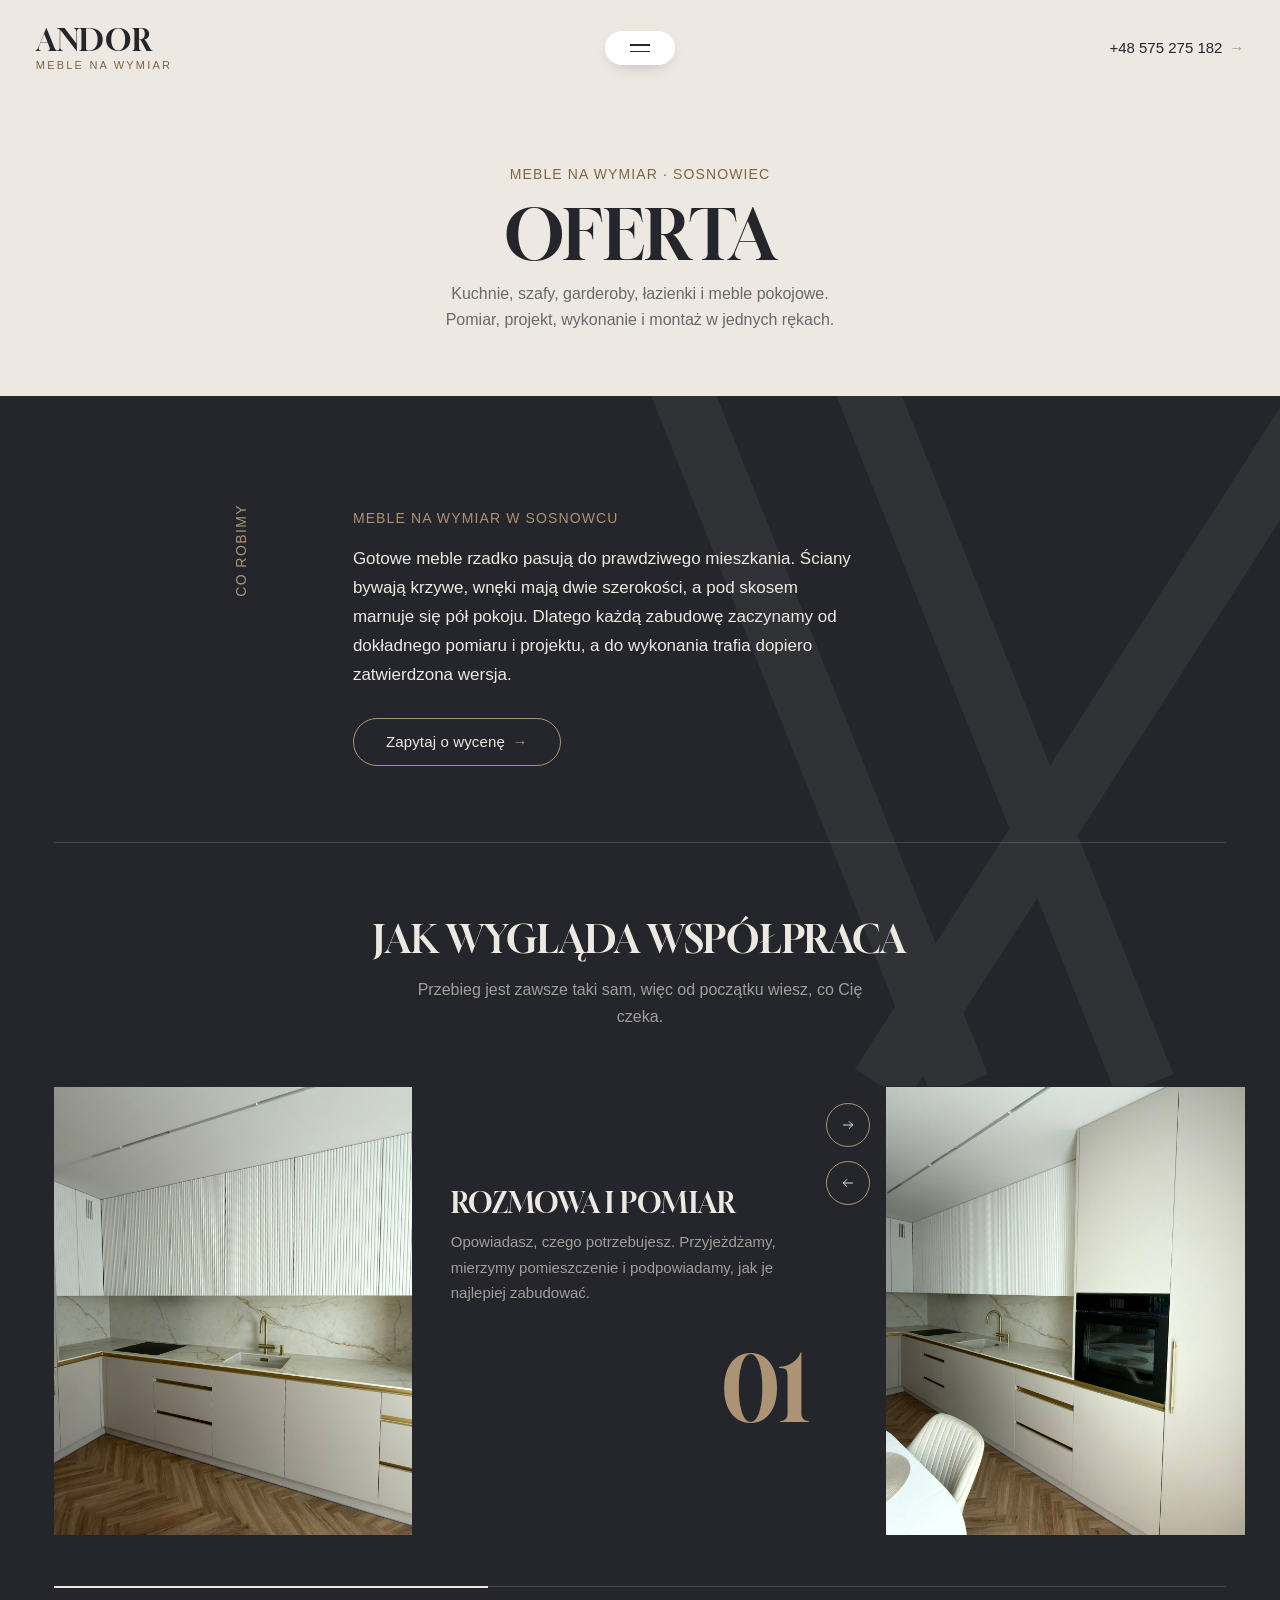
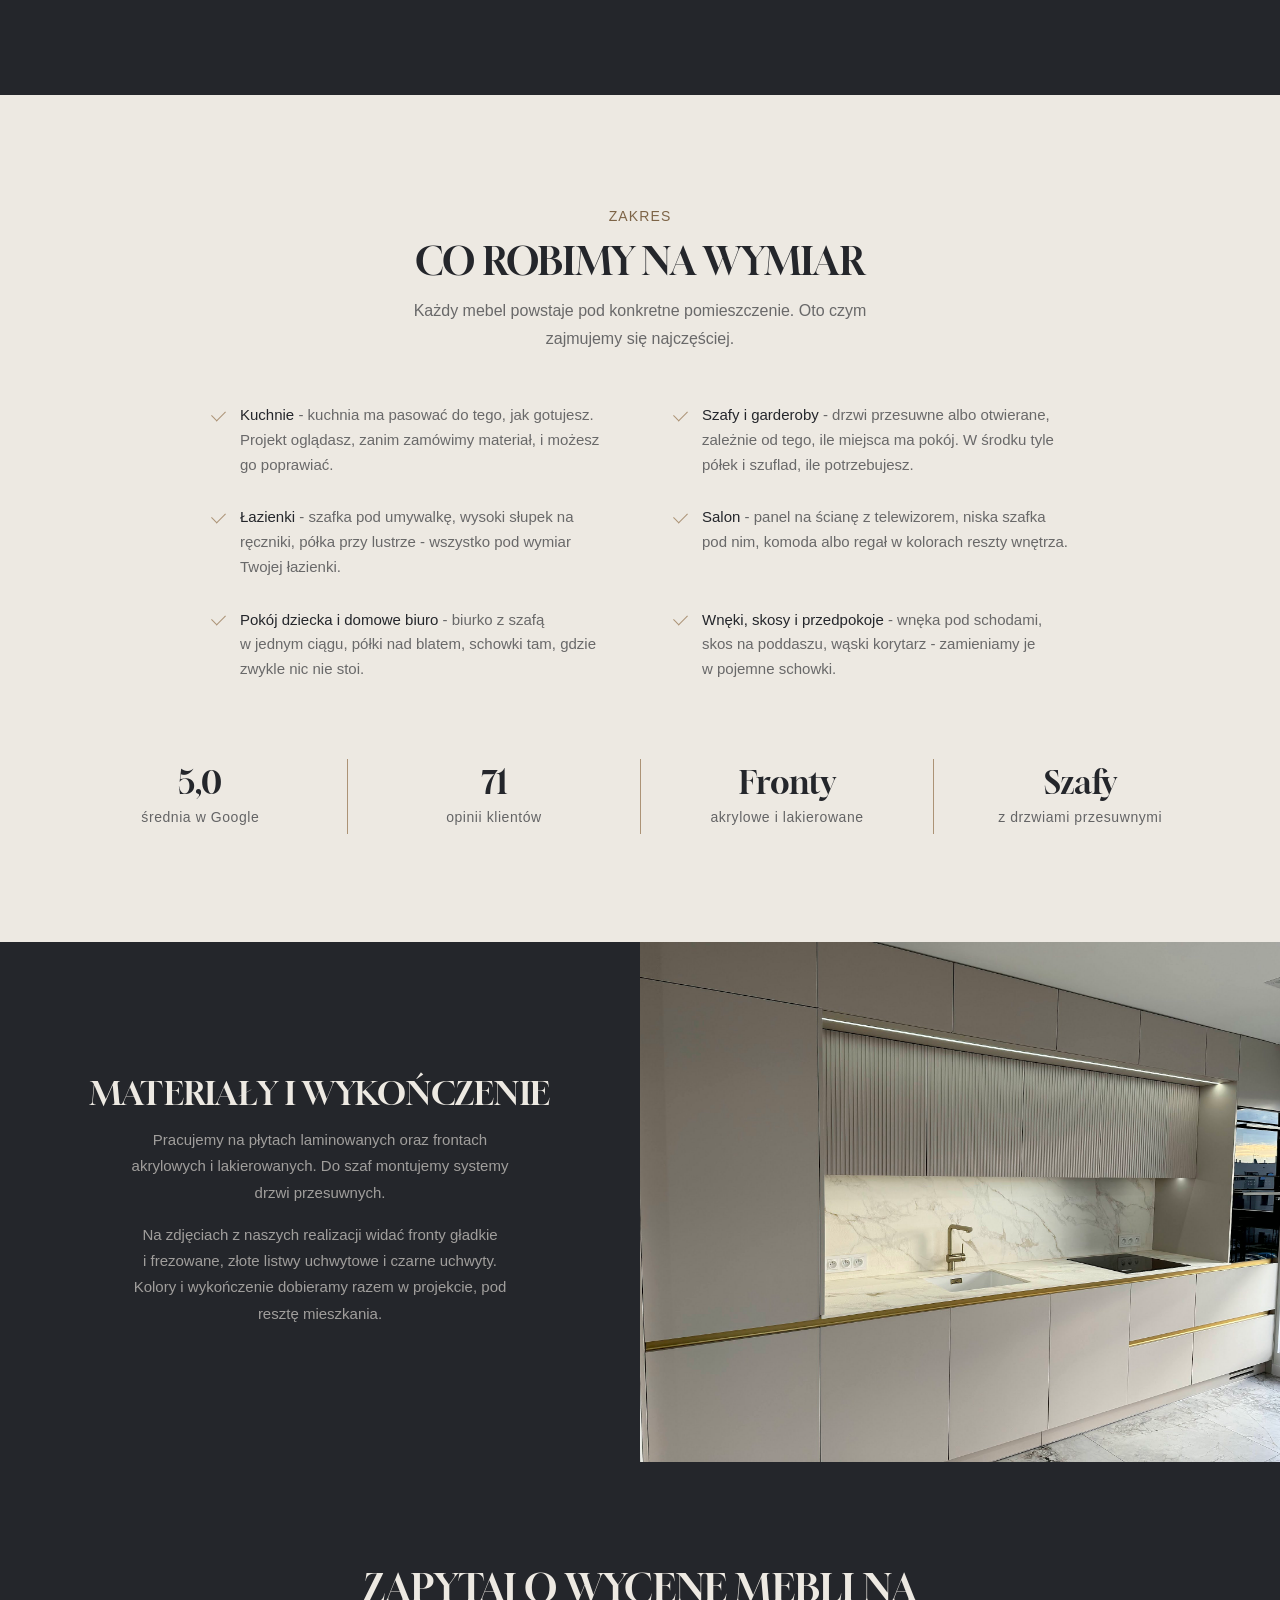
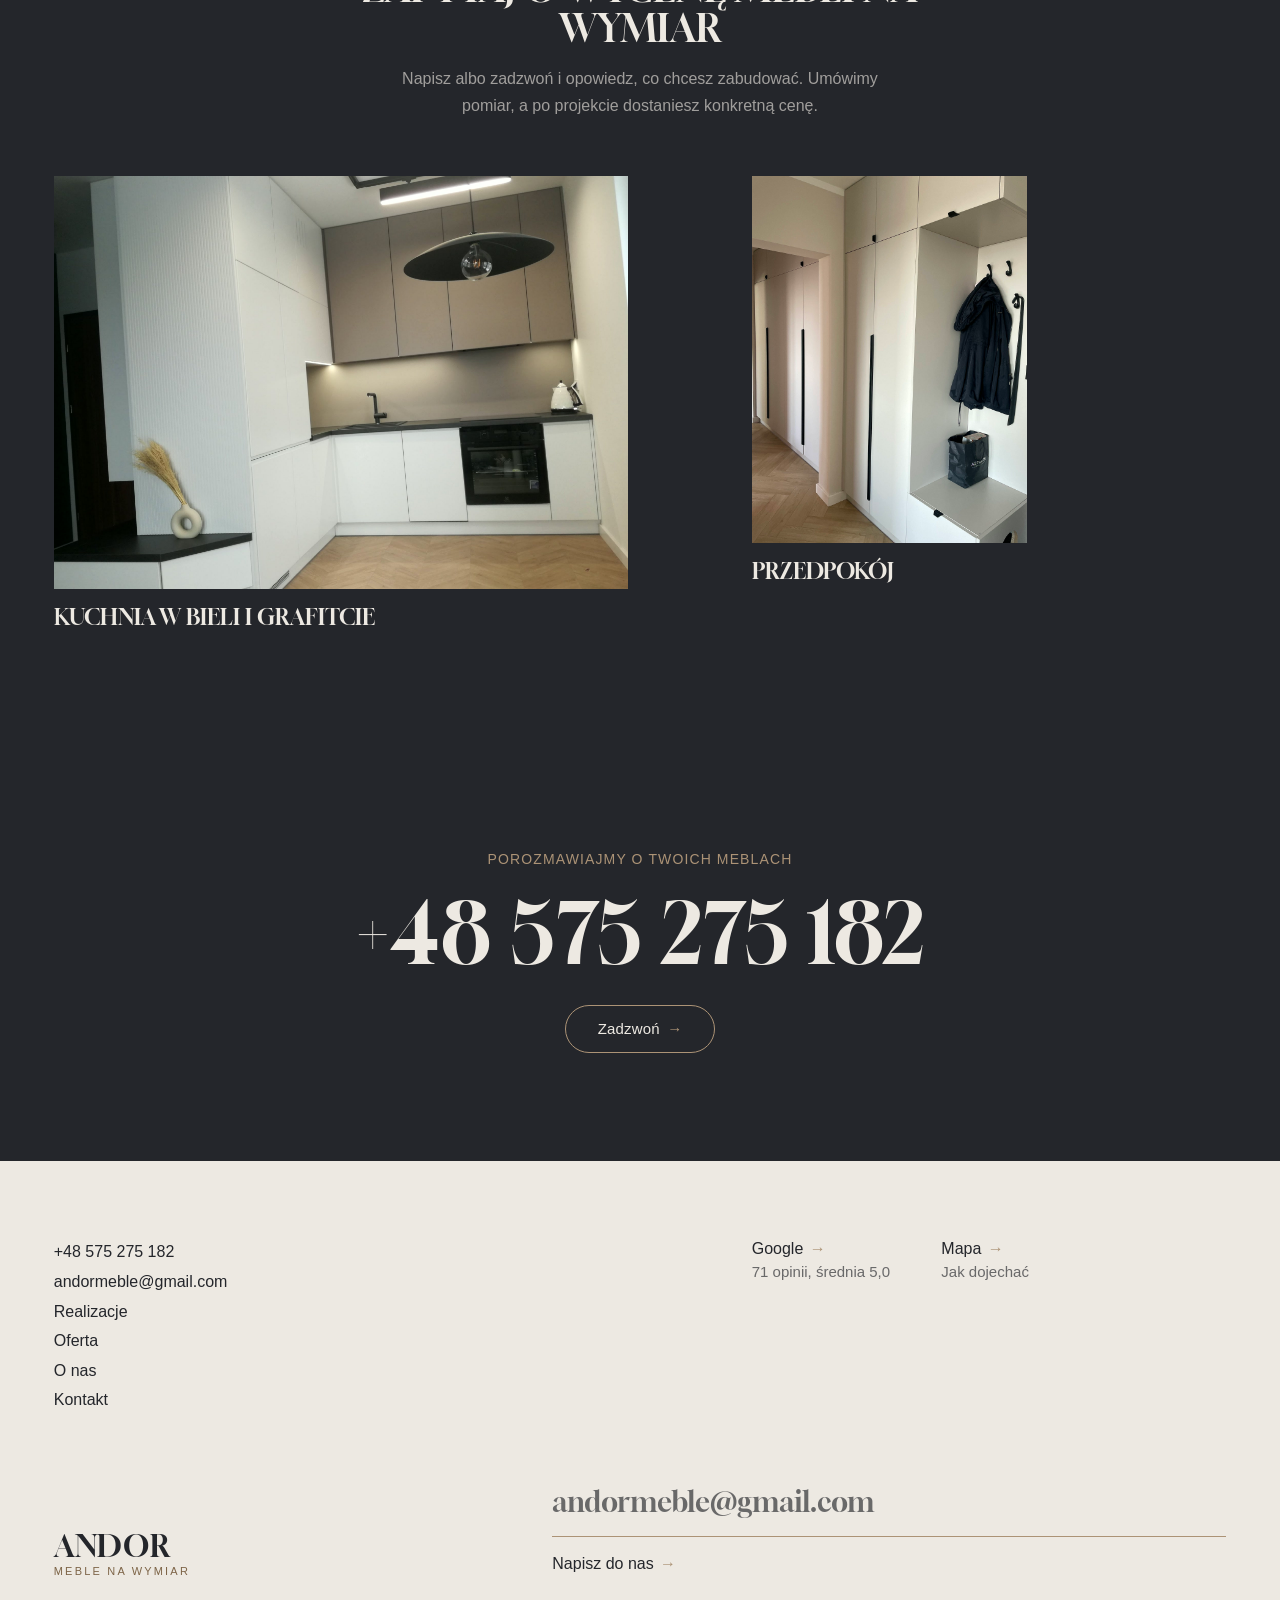
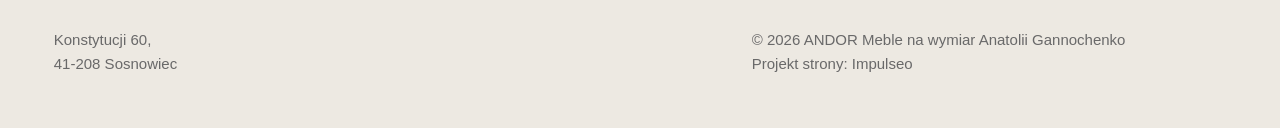
<file: oferta.html>
<!DOCTYPE html>
<html lang="pl">
<head>
<meta charset="UTF-8">
<meta name="viewport" content="width=device-width, initial-scale=1.0">
<title>Oferta - ANDOR Meble na wymiar Anatolii Gannochenko</title>
<meta name="description" content="Meble na wymiar w Sosnowcu: kuchnie, szafy i zabudowy pod Twoje wnętrze. Projekt, wykonanie i montaż, ocena 5,0 w Google. Zadzwoń: +48 575 275 182.">
<link rel="canonical" href="https://impulseo-pl.github.io/andor-meble-na-wymiar-anatolii-gannochenko/oferta.html">
<meta name="robots" content="noindex, nofollow">
<meta name="theme-color" content="#ede9e2">
<meta property="og:type" content="website">
<meta property="og:locale" content="pl_PL">
<meta property="og:site_name" content="ANDOR Meble na wymiar Anatolii Gannochenko">
<meta property="og:title" content="Oferta - ANDOR Meble na wymiar Anatolii Gannochenko">
<meta property="og:description" content="Meble na wymiar w Sosnowcu: kuchnie, szafy i zabudowy pod Twoje wnętrze. Projekt, wykonanie i montaż, ocena 5,0 w Google. Zadzwoń: +48 575 275 182.">
<meta property="og:url" content="https://impulseo-pl.github.io/andor-meble-na-wymiar-anatolii-gannochenko/oferta.html">
<meta property="og:image" content="https://impulseo-pl.github.io/andor-meble-na-wymiar-anatolii-gannochenko/img/og.jpg">
<meta property="og:image:width" content="1200">
<meta property="og:image:height" content="630">
<meta name="twitter:card" content="summary_large_image">
<script type="application/ld+json">{"@context": "https://schema.org", "@type": "HomeAndConstructionBusiness", "name": "ANDOR Meble na wymiar Anatolii Gannochenko", "url": "https://impulseo-pl.github.io/andor-meble-na-wymiar-anatolii-gannochenko/", "telephone": "+48575275182", "email": "andormeble@gmail.com", "image": "https://impulseo-pl.github.io/andor-meble-na-wymiar-anatolii-gannochenko/img/og.jpg", "areaServed": "Sosnowiec", "address": {"@type": "PostalAddress", "streetAddress": "Konstytucji 60", "postalCode": "41-208", "addressLocality": "Sosnowiec", "addressCountry": "PL"}, "aggregateRating": {"@type": "AggregateRating", "ratingValue": "5.0", "reviewCount": "71"}, "sameAs": ["https://www.google.com/maps/place/ANDOR+Meble+na+wymiar+Anatolii+Gannochenko/@50.2473196,19.1652448,715m/data=!4m6!3m5!1s0x4716c51454187bd5:0x3b35d7036b47fb32!8m2!3d50.2473196!4d19.1652448"]}</script>
<link rel="preconnect" href="https://fonts.googleapis.com">
<link rel="preconnect" href="https://fonts.gstatic.com" crossorigin>
<link rel="preconnect" href="https://api.fontshare.com" crossorigin>
<link href="https://fonts.googleapis.com/css2?family=Gloock&display=swap" rel="stylesheet">
<link href="https://api.fontshare.com/v2/css?f[]=satoshi@400,500,700&display=swap" rel="stylesheet">
<link rel="stylesheet" href="assets/styles.css?v=20261013">
</head>
<body>
<header class="site-header">
  <div class="hd-in">
    <a class="brand" href="index.html" aria-label="ANDOR Meble na wymiar - strona główna"><span class="bn">ANDOR</span><span class="bs">Meble na wymiar</span></a>
    <button class="menu-pill" type="button" aria-label="Otwórz menu" aria-expanded="false" aria-controls="menu"><i></i><i></i></button>
    <a class="hd-phone" href="tel:+48575275182"><svg class="tel-ico" viewBox="0 0 24 24" fill="none" aria-hidden="true"><path d="M6.6 10.8a15.5 15.5 0 0 0 6.6 6.6l2.2-2.2a1 1 0 0 1 1-.24 11.4 11.4 0 0 0 3.6.58 1 1 0 0 1 1 1V20a1 1 0 0 1-1 1A17 17 0 0 1 3 4a1 1 0 0 1 1-1h3.5a1 1 0 0 1 1 1c0 1.25.2 2.46.58 3.6a1 1 0 0 1-.25 1l-2.23 2.2Z" fill="currentColor"/></svg>+48 575 275 182 <span class="arr" aria-hidden="true">→</span></a>
  </div>
</header>
<div class="menu" id="menu">
  <div class="wrap">
    <div class="menu-grid">
      <nav class="menu-main" aria-label="Menu główne">
        <a href="index.html">Strona główna</a>
        <a href="realizacje.html">Realizacje</a>
        <a href="oferta.html" aria-current="page">Oferta</a>
        <a href="o-nas.html">O&nbsp;nas</a>
        <a href="kontakt.html">Kontakt</a>
      </nav>
      <div class="menu-sub">
        <p>Oferta</p>
        <a href="oferta.html">Kuchnie na wymiar</a>
        <a href="oferta.html">Szafy i&nbsp;garderoby</a>
        <a href="oferta.html">Zabudowy łazienkowe</a>
        <a href="oferta.html">Meble RTV i&nbsp;pokojowe</a>
        <a href="oferta.html">Pokoje dziecięce i&nbsp;biura</a>
        <a href="oferta.html">Przedpokoje i&nbsp;wnęki</a>
      </div>
      <div class="menu-sub">
        <p>Kontakt</p>
        <a href="tel:+48575275182">+48 575 275 182</a>
        <a href="mailto:andormeble@gmail.com">andormeble@gmail.com</a>
        <span>Konstytucji 60, 41-208 Sosnowiec</span>
        <a href="https://www.google.com/maps/place/ANDOR+Meble+na+wymiar+Anatolii+Gannochenko/@50.2473196,19.1652448,715m/data=!4m6!3m5!1s0x4716c51454187bd5:0x3b35d7036b47fb32!8m2!3d50.2473196!4d19.1652448" target="_blank" rel="noopener">Opinie w&nbsp;Google</a>
      </div>
    </div>
  </div>
</div>
<main>
<section class="page-top bg-beige center">
  <div class="wrap rv">
    <span class="eyebrow">Meble na wymiar · Sosnowiec</span>
    <h1>Oferta</h1>
    <p class="sub2">Kuchnie, szafy, garderoby, łazienki i&nbsp;meble pokojowe. Pomiar, projekt, wykonanie i&nbsp;montaż w&nbsp;jednych rękach.</p>
  </div>
</section>

<section class="intro bg-dark pv">
  <svg class="graphic" viewBox="0 0 600 600" fill="none" aria-hidden="true"><path d="M60 0 L300 600 M200 0 L440 600 M600 40 L240 600" stroke="#ede9e2" stroke-width="46"/></svg>
  <div class="wrap">
    <div class="intro-row rv">
      <span class="vlabel">Co robimy</span>
      <div class="intro-cta">
        <span class="eyebrow">Meble na wymiar w&nbsp;Sosnowcu</span>
        <p>Gotowe meble rzadko pasują do prawdziwego mieszkania. Ściany bywają krzywe, wnęki mają dwie szerokości, a&nbsp;pod skosem marnuje się pół pokoju. Dlatego każdą zabudowę zaczynamy od dokładnego pomiaru i&nbsp;projektu, a&nbsp;do wykonania trafia dopiero zatwierdzona wersja.</p>
        <a class="btn" href="kontakt.html">Zapytaj o&nbsp;wycenę <span class="arr" aria-hidden="true">→</span></a>
      </div>
    </div>
    <div class="hr"></div>
    <div class="steps-head rv">
      <h2>Jak wygląda współpraca</h2>
      <p>Przebieg jest zawsze taki sam, więc od początku wiesz, co Cię czeka.</p>
    </div>
    <div class="carousel c-wide rv" data-carousel>
      <div class="track">
        <div class="step"><div class="ph"><img src="img/g13.jpg" alt="Rozmowa i pomiar - ANDOR Meble na wymiar" width="2316" height="1710" decoding="async"></div><div><h3>Rozmowa i&nbsp;pomiar</h3><p>Opowiadasz, czego potrzebujesz. Przyjeżdżamy, mierzymy pomieszczenie i&nbsp;podpowiadamy, jak je najlepiej zabudować.</p><span class="num">01</span></div></div>
        <div class="step"><div class="ph"><img src="img/g6.jpg" alt="Projekt i wycena - ANDOR Meble na wymiar" width="2308" height="1700" decoding="async"></div><div><h3>Projekt i&nbsp;wycena</h3><p>Rozmieszczenie i&nbsp;kolory frontów rozrysowujemy na Twoich wymiarach. Poprawiamy, aż powiesz „to jest to”, i&nbsp;podajemy cenę.</p><span class="num">02</span></div></div>
        <div class="step"><div class="ph"><img src="img/g10.jpg" alt="Wykonanie - ANDOR Meble na wymiar" width="1628" height="2254" decoding="async"></div><div><h3>Wykonanie</h3><p>Elementy przygotowujemy z&nbsp;płyt i&nbsp;frontów wybranych w&nbsp;projekcie. Do wykonania idzie tylko zatwierdzona wersja.</p><span class="num">03</span></div></div>
        <div class="step"><div class="ph"><img src="img/g7.jpg" alt="Montaż - ANDOR Meble na wymiar" width="2400" height="1800" decoding="async"></div><div><h3>Montaż</h3><p>Na koniec składamy i&nbsp;montujemy meble u&nbsp;Ciebie. Klienci w&nbsp;opiniach podkreślają, że montaż idzie szybko i&nbsp;sprawnie.</p><span class="num">04</span></div></div>
      </div>
      <div class="arws"><button class="arw" type="button" data-dir="1" aria-label="Następne"><svg viewBox="0 0 24 24" fill="none" aria-hidden="true"><path d="M4 12h16m-6-6 6 6-6 6" stroke="currentColor" stroke-width="1.6" stroke-linecap="round" stroke-linejoin="round"/></svg></button><button class="arw" type="button" data-dir="-1" aria-label="Poprzednie"><svg viewBox="0 0 24 24" fill="none" aria-hidden="true"><path d="M20 12H4m6-6-6 6 6 6" stroke="currentColor" stroke-width="1.6" stroke-linecap="round" stroke-linejoin="round"/></svg></button></div>
      <div class="progress"><i></i></div>
    </div>
  </div>
</section>

<section class="bg-beige pv">
  <div class="wrap">
    <div class="why-head rv">
      <span class="eyebrow">Zakres</span>
      <h2>Co robimy na wymiar</h2>
      <p>Każdy mebel powstaje pod konkretne pomieszczenie. Oto czym zajmujemy się najczęściej.</p>
    </div>
    <ul class="why-list rv">
      <li><b>Kuchnie</b> - kuchnia ma pasować do tego, jak gotujesz. Projekt oglądasz, zanim zamówimy materiał, i&nbsp;możesz go poprawiać.</li>
      <li><b>Szafy i&nbsp;garderoby</b> - drzwi przesuwne albo otwierane, zależnie od tego, ile miejsca ma pokój. W&nbsp;środku tyle półek i&nbsp;szuflad, ile potrzebujesz.</li>
      <li><b>Łazienki</b> - szafka pod umywalkę, wysoki słupek na ręczniki, półka przy lustrze - wszystko pod wymiar Twojej łazienki.</li>
      <li><b>Salon</b> - panel na ścianę z&nbsp;telewizorem, niska szafka pod nim, komoda albo regał w&nbsp;kolorach reszty wnętrza.</li>
      <li><b>Pokój dziecka i&nbsp;domowe biuro</b> - biurko z&nbsp;szafą w&nbsp;jednym ciągu, półki nad blatem, schowki tam, gdzie zwykle nic nie stoi.</li>
      <li><b>Wnęki, skosy i&nbsp;przedpokoje</b> - wnęka pod schodami, skos na poddaszu, wąski korytarz - zamieniamy je w&nbsp;pojemne schowki.</li>
    </ul>
    <div class="facts rv">
      <div class="fact"><span class="k">5,0</span><span class="v">średnia w&nbsp;Google</span></div>
      <div class="fact"><span class="k">71</span><span class="v">opinii klientów</span></div>
      <div class="fact"><span class="k">Fronty</span><span class="v">akrylowe i&nbsp;lakierowane</span></div>
      <div class="fact"><span class="k">Szafy</span><span class="v">z&nbsp;drzwiami przesuwnymi</span></div>
    </div>
  </div>
</section>

<section class="split-dark bg-dark">
  <div class="sd-txt rv">
    <h2>Materiały i&nbsp;wykończenie</h2>
    <p>Pracujemy na płytach laminowanych oraz frontach akrylowych i&nbsp;lakierowanych. Do szaf montujemy systemy drzwi przesuwnych.</p>
    <p>Na zdjęciach z&nbsp;naszych realizacji widać fronty gładkie i&nbsp;frezowane, złote listwy uchwytowe i&nbsp;czarne uchwyty. Kolory i&nbsp;wykończenie dobieramy razem w&nbsp;projekcie, pod resztę mieszkania.</p>
  </div>
  <div class="ph"><img src="img/g4.jpg" alt="Kuchnia na wymiar z podświetleniem i frezowanymi frontami" width="2400" height="1800" loading="lazy" decoding="async"></div>
</section>

<section class="bg-dark pv">
  <div class="wrap">
    <div class="steps-head rv" style="margin-top:0">
      <h2>Zapytaj o&nbsp;wycenę mebli na wymiar</h2>
      <p>Napisz albo zadzwoń i&nbsp;opowiedz, co chcesz zabudować. Umówimy pomiar, a&nbsp;po projekcie dostaniesz konkretną cenę.</p>
    </div>
    <div class="pair">
      <a class="st rv" href="realizacje.html"><div class="ph"><img src="img/g5.jpg" alt="Kuchnia w bieli i grafitcie - realizacja ANDOR" width="2246" height="1618" loading="lazy" decoding="async"></div><span class="lbl">Kuchnia w&nbsp;bieli i&nbsp;grafitcie</span></a>
      <a class="st rv" href="realizacje.html"><div class="ph"><img src="img/g15.jpg" alt="Przedpokój z szafą na wymiar - realizacja ANDOR" width="1800" height="2400" loading="lazy" decoding="async"></div><span class="lbl">Przedpokój</span></a>
    </div>
  </div>
</section>

<section class="cta bg-dark pv">
  <div class="wrap rv">
    <span class="eyebrow">Porozmawiajmy o&nbsp;Twoich meblach</span>
    <a class="phone-huge" href="tel:+48575275182">+48 575 275 182</a>
    <a class="btn" href="tel:+48575275182">Zadzwoń <span class="arr" aria-hidden="true">→</span></a>
  </div>
</section>
</main>

<footer class="site-footer">
  <div class="wrap">
    <div class="ft-top">
      <div class="ft-list">
        <a href="tel:+48575275182">+48 575 275 182</a>
        <a href="mailto:andormeble@gmail.com">andormeble@gmail.com</a>
        <a href="realizacje.html">Realizacje</a>
        <a href="oferta.html">Oferta</a>
        <a href="o-nas.html">O&nbsp;nas</a>
        <a href="kontakt.html">Kontakt</a>
      </div>
      <div class="ft-soc">
        <a class="soc" href="https://www.google.com/maps/place/ANDOR+Meble+na+wymiar+Anatolii+Gannochenko/@50.2473196,19.1652448,715m/data=!4m6!3m5!1s0x4716c51454187bd5:0x3b35d7036b47fb32!8m2!3d50.2473196!4d19.1652448" target="_blank" rel="noopener" aria-label="Google - ANDOR Meble na wymiar Anatolii Gannochenko"><b>Google <span class="arr" aria-hidden="true">→</span></b><small>71 opinii, średnia 5,0</small></a>
        <a class="soc-map" href="https://www.google.com/maps/place/ANDOR+Meble+na+wymiar+Anatolii+Gannochenko/@50.2473196,19.1652448,715m/data=!4m6!3m5!1s0x4716c51454187bd5:0x3b35d7036b47fb32!8m2!3d50.2473196!4d19.1652448" target="_blank" rel="noopener"><b>Mapa <span class="arr" aria-hidden="true">→</span></b><small>Jak dojechać</small></a>
      </div>
    </div>
    <div class="ft-mid">
      <a class="brand" href="index.html"><span class="bn">ANDOR</span><span class="bs">Meble na wymiar</span></a>
      <div class="ft-mail">
        <a class="big" href="mailto:andormeble@gmail.com">andormeble@gmail.com</a>
        <a class="small-link" href="kontakt.html">Napisz do nas <span class="arr" aria-hidden="true">→</span></a>
      </div>
    </div>
    <div class="ft-bot">
      <div class="addr">Konstytucji 60,<br>41-208 Sosnowiec</div>
      <div class="copy">© 2026 ANDOR Meble na wymiar Anatolii Gannochenko<br>Projekt strony: <a href="https://impulseo.pl" target="_blank" rel="noopener">Impulseo</a></div>
    </div>
  </div>
</footer>
<div class="sticky-reserve"><a class="sr-book" href="kontakt.html">Zapytaj o&nbsp;wycenę</a><a class="sr-call" href="tel:+48575275182" aria-label="Zadzwoń"><svg class="ico-tel" width="18" height="18" viewBox="0 0 24 24" fill="none" aria-hidden="true"><path d="M6.6 10.8a15.5 15.5 0 0 0 6.6 6.6l2.2-2.2a1 1 0 0 1 1-.24 11.4 11.4 0 0 0 3.6.58 1 1 0 0 1 1 1V20a1 1 0 0 1-1 1A17 17 0 0 1 3 4a1 1 0 0 1 1-1h3.5a1 1 0 0 1 1 1c0 1.25.2 2.46.58 3.6a1 1 0 0 1-.25 1l-2.23 2.2Z" fill="currentColor"/></svg></a></div>
<div class="demo-wazne" data-do="2026-10-19" data-cykl="3" hidden><svg class="dw-ico" width="13" height="13" viewBox="0 0 24 24" fill="none" aria-hidden="true"><circle cx="12" cy="12" r="8.6" stroke="currentColor" stroke-width="1.8"/><path d="M12 7.2V12l3.3 2" stroke="currentColor" stroke-width="1.8" stroke-linecap="round"/></svg><span class="dw-txt"></span></div>

<script src="assets/main.js?v=20261013"></script>
</body>
</html>
</file>
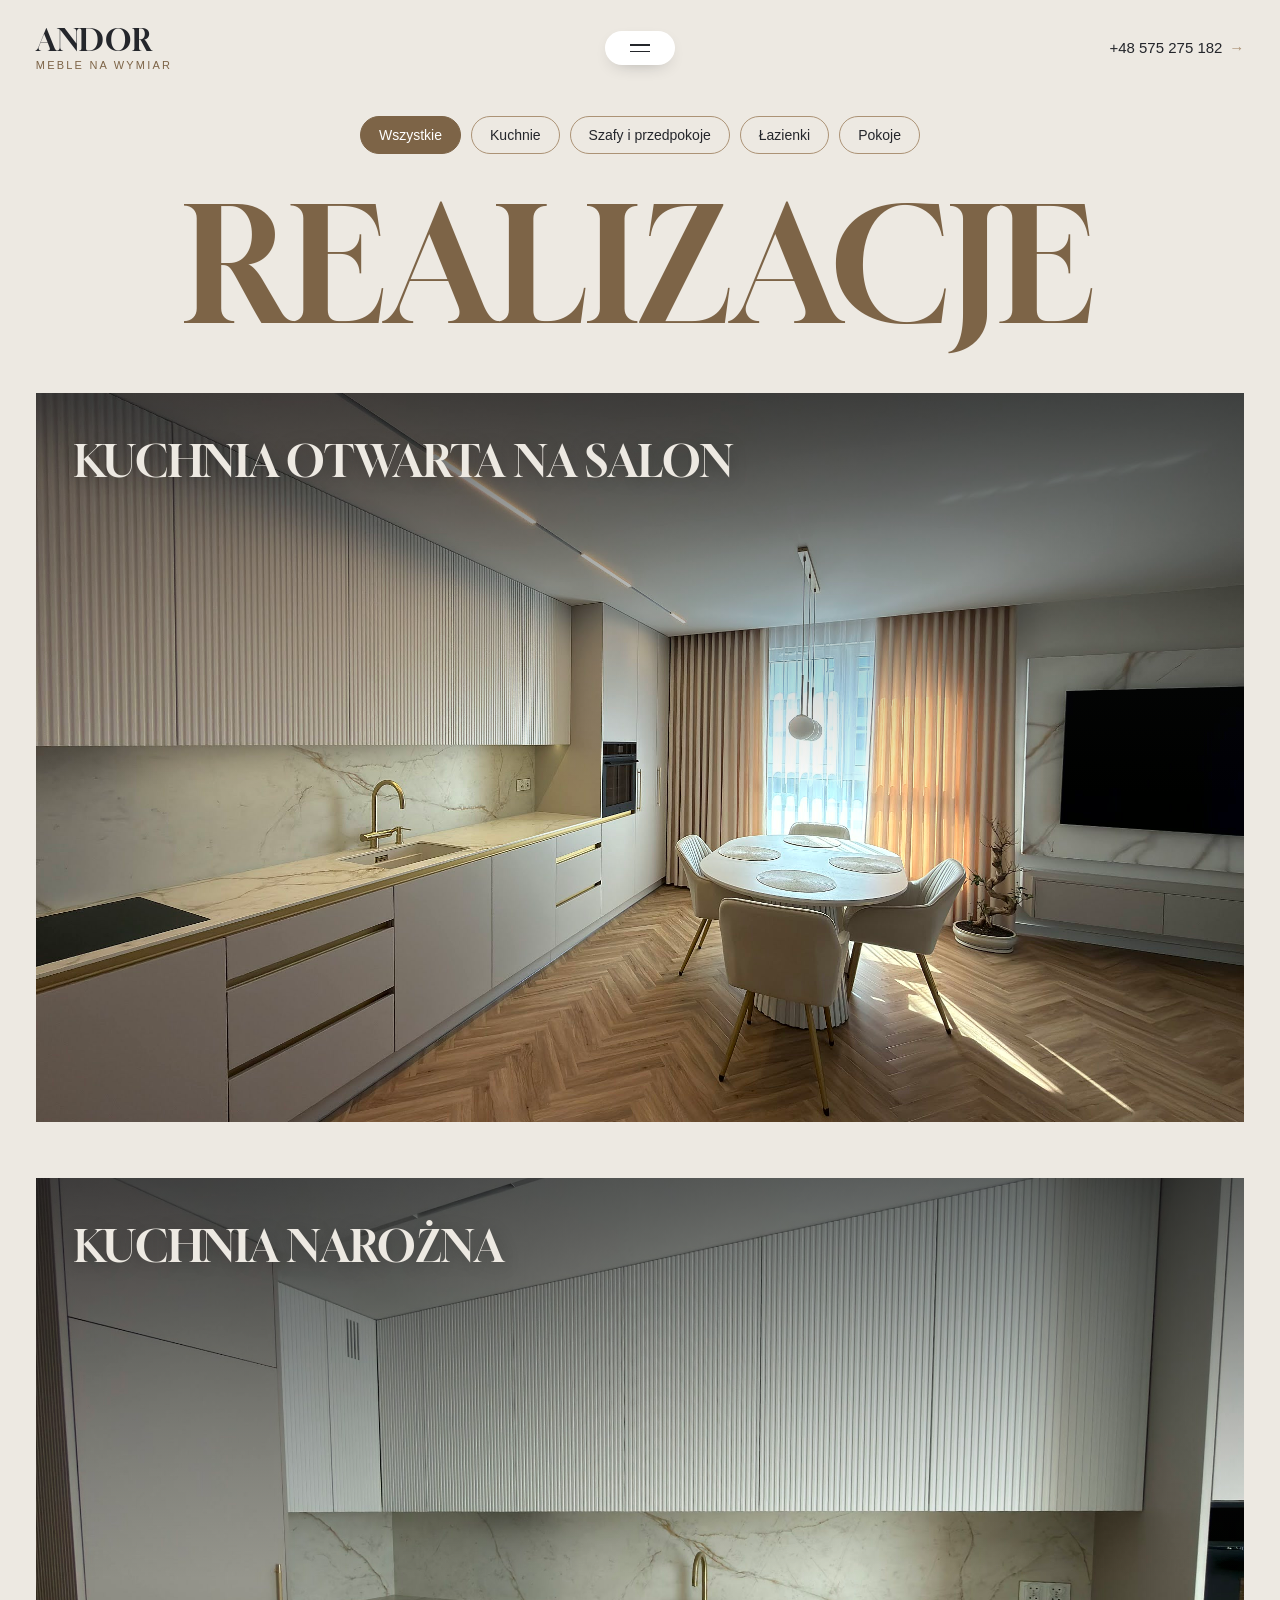
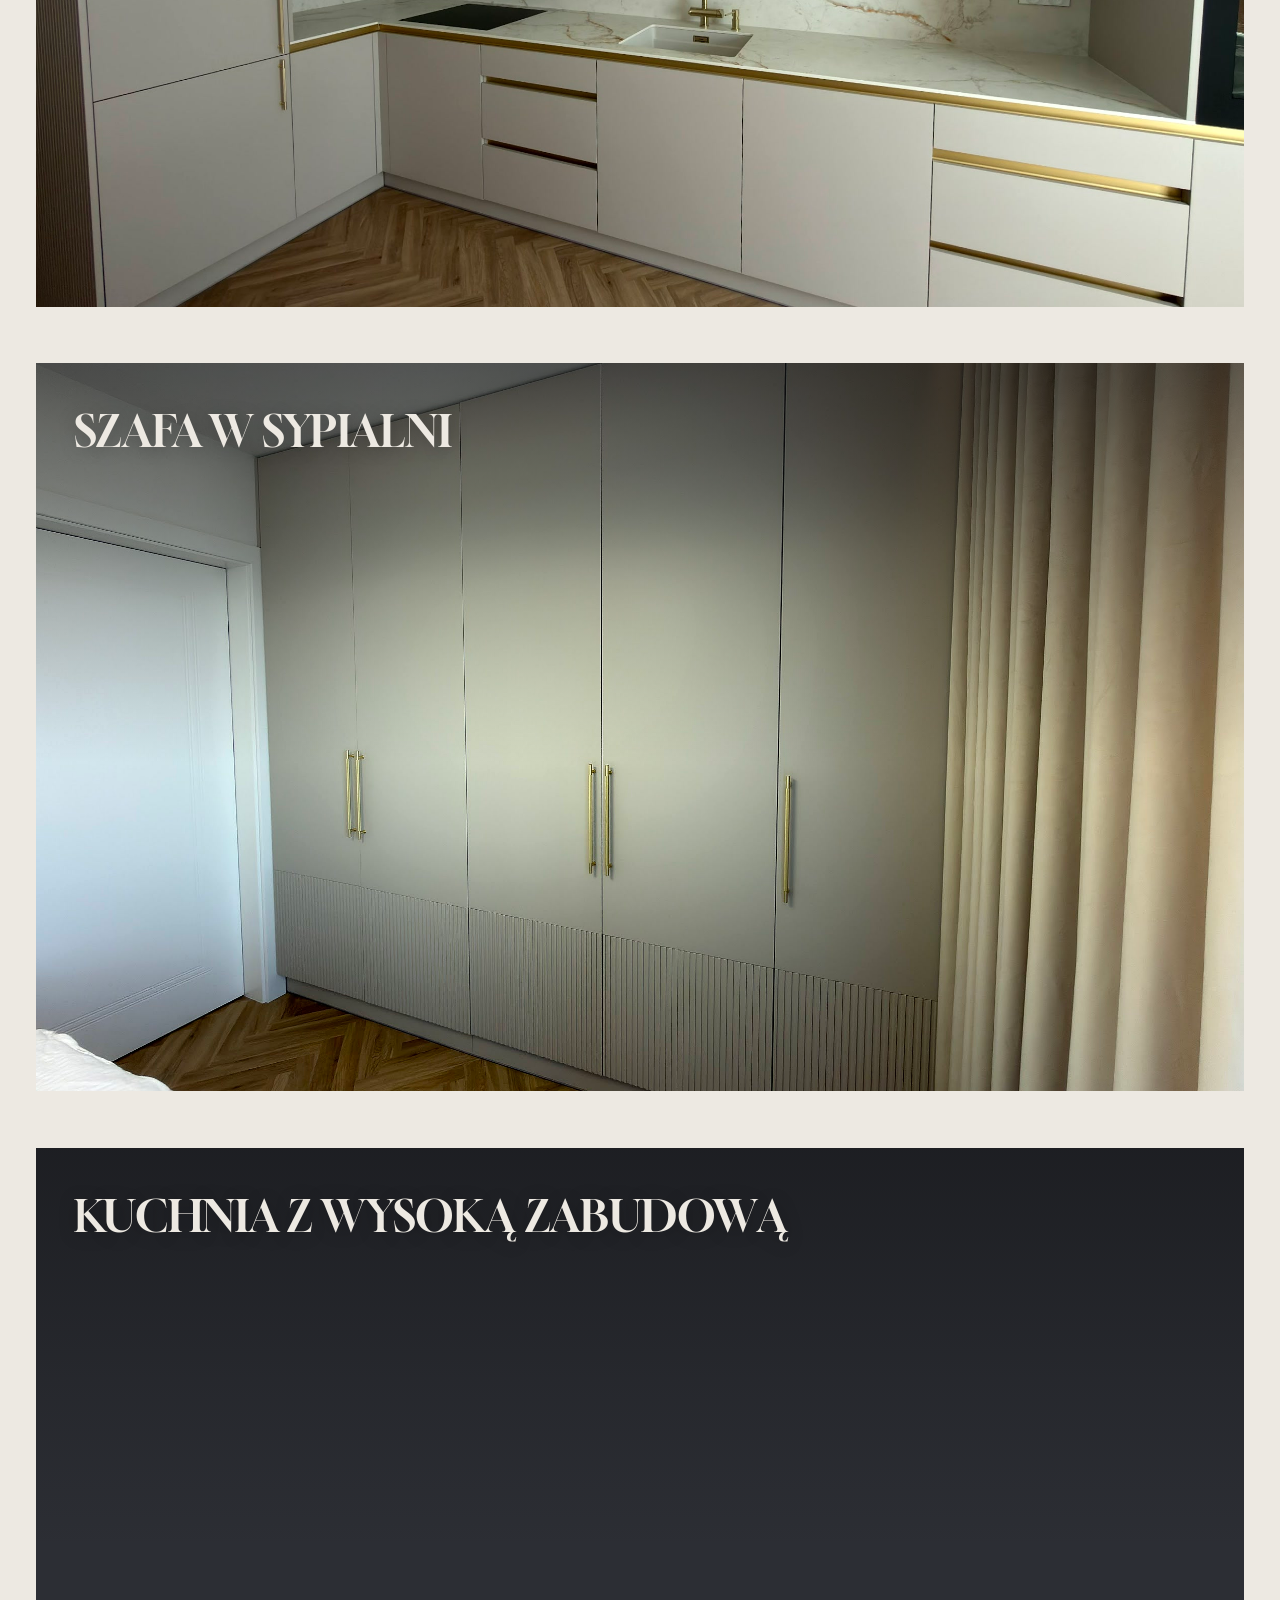
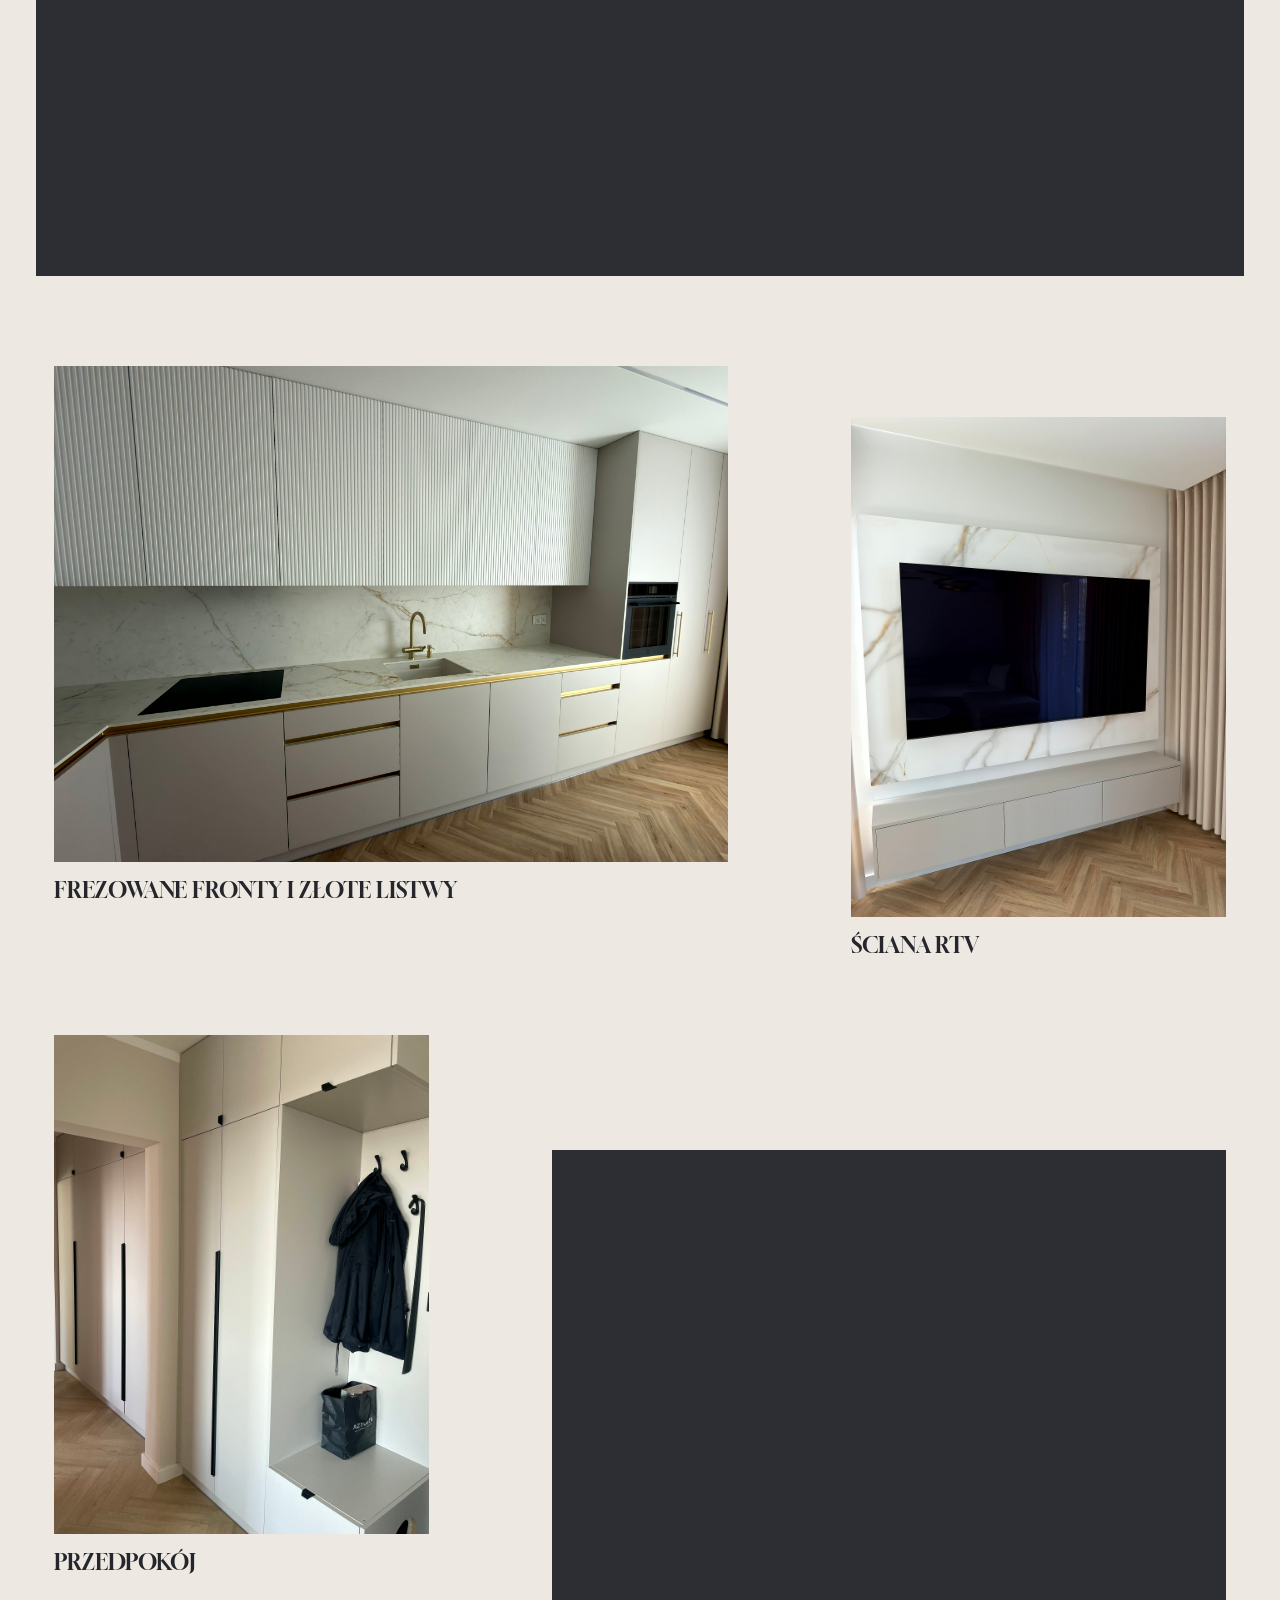
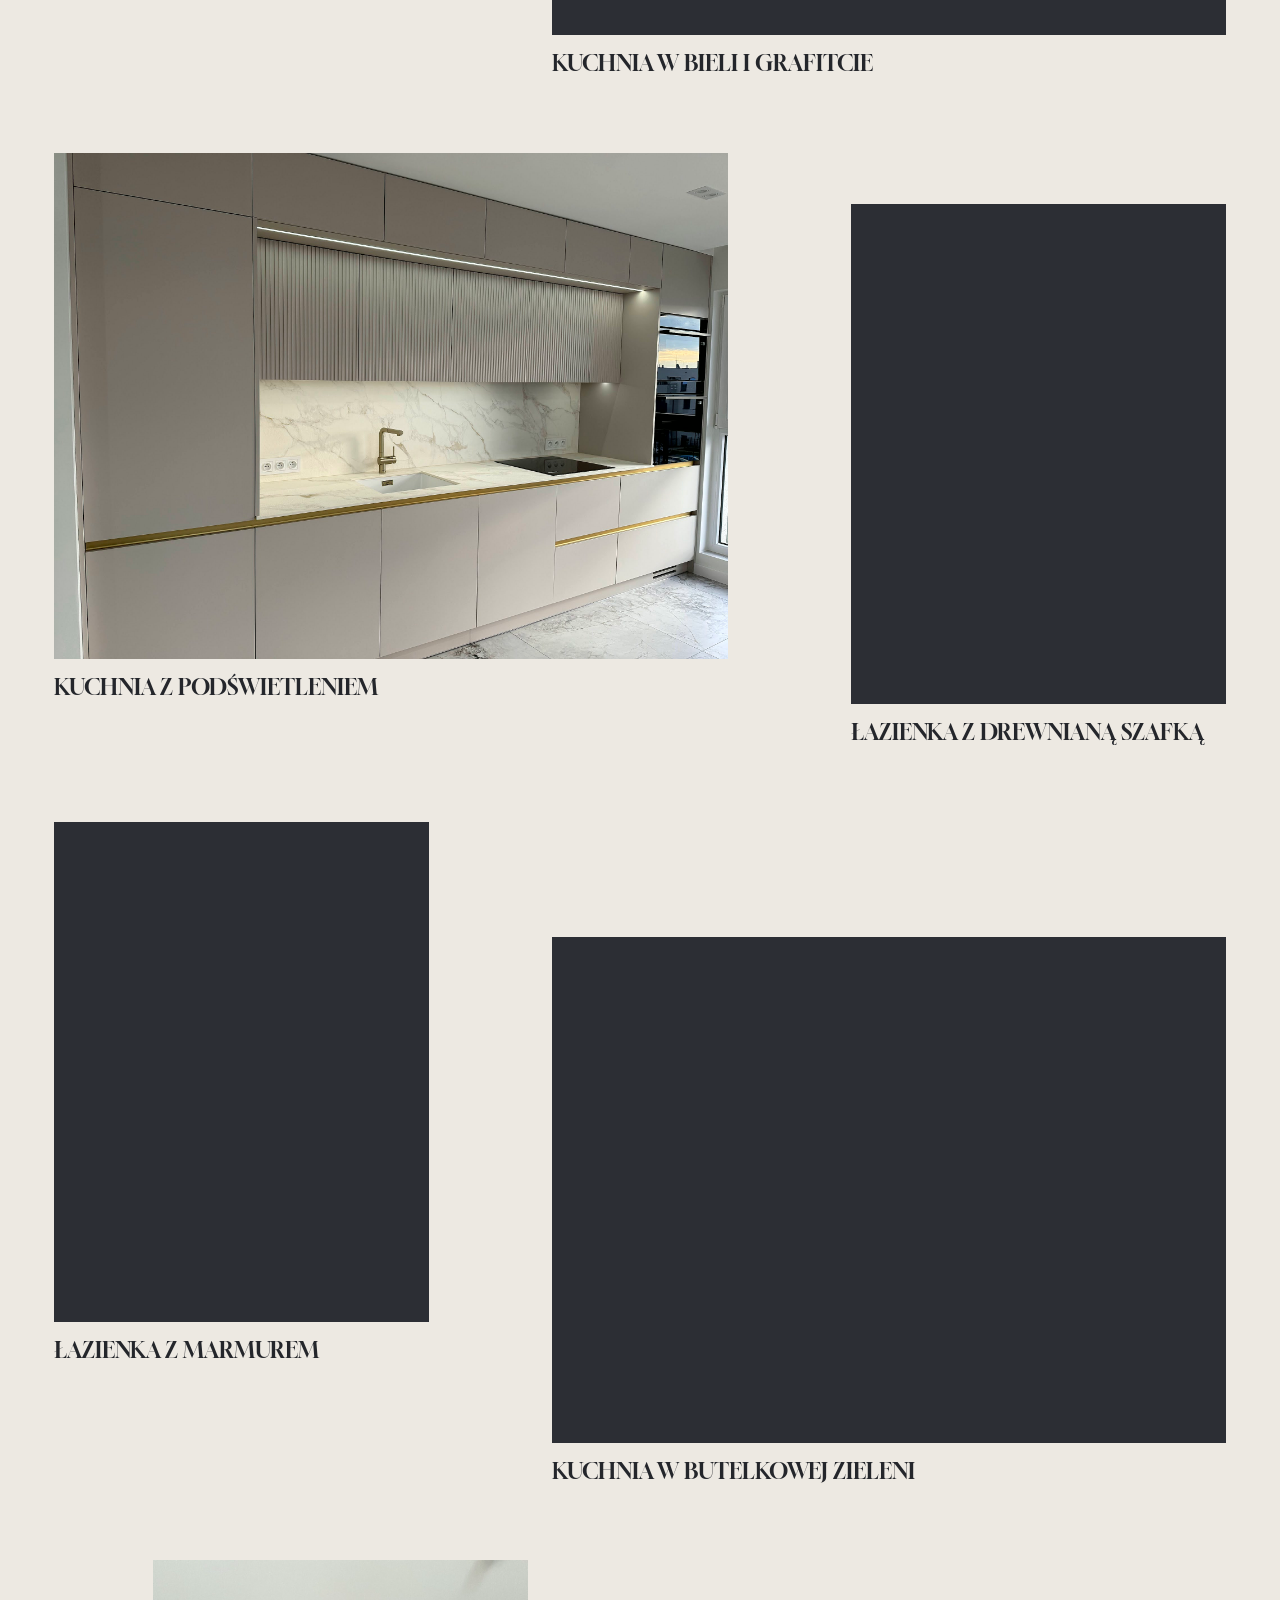
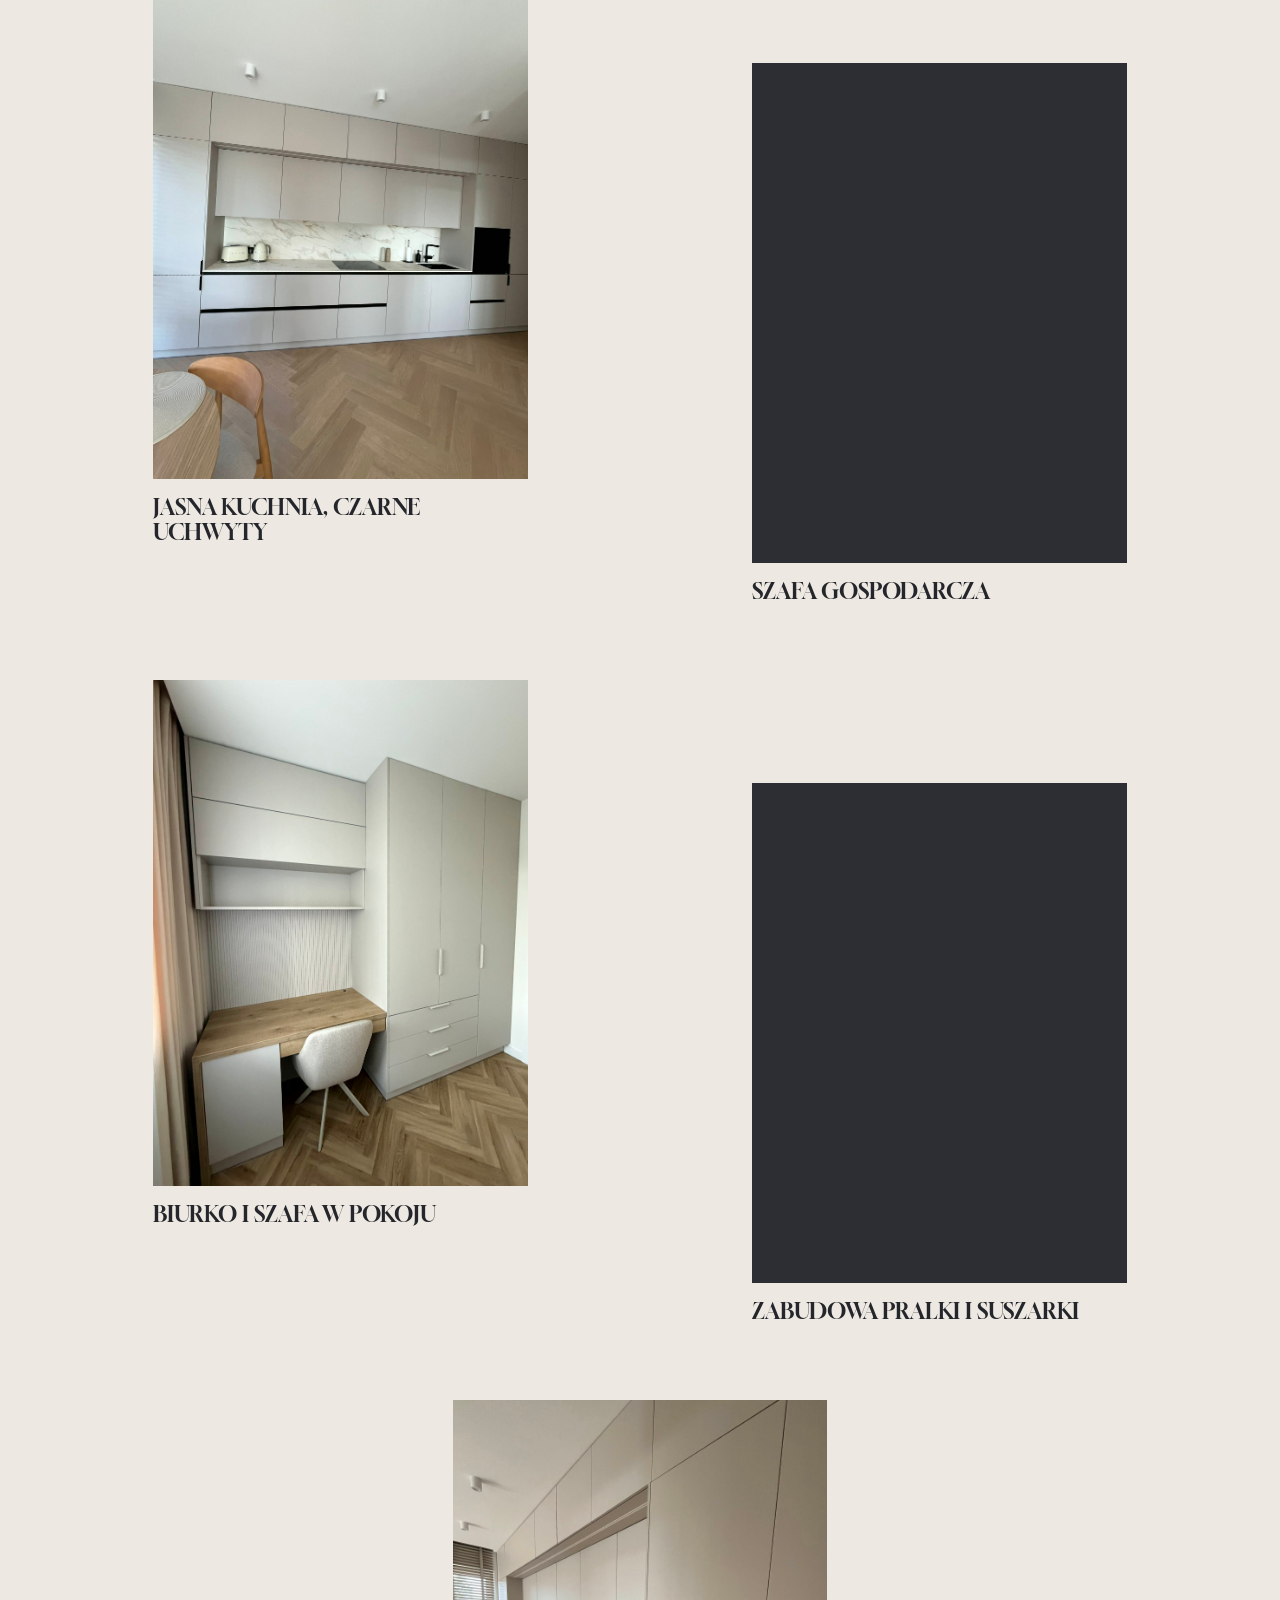
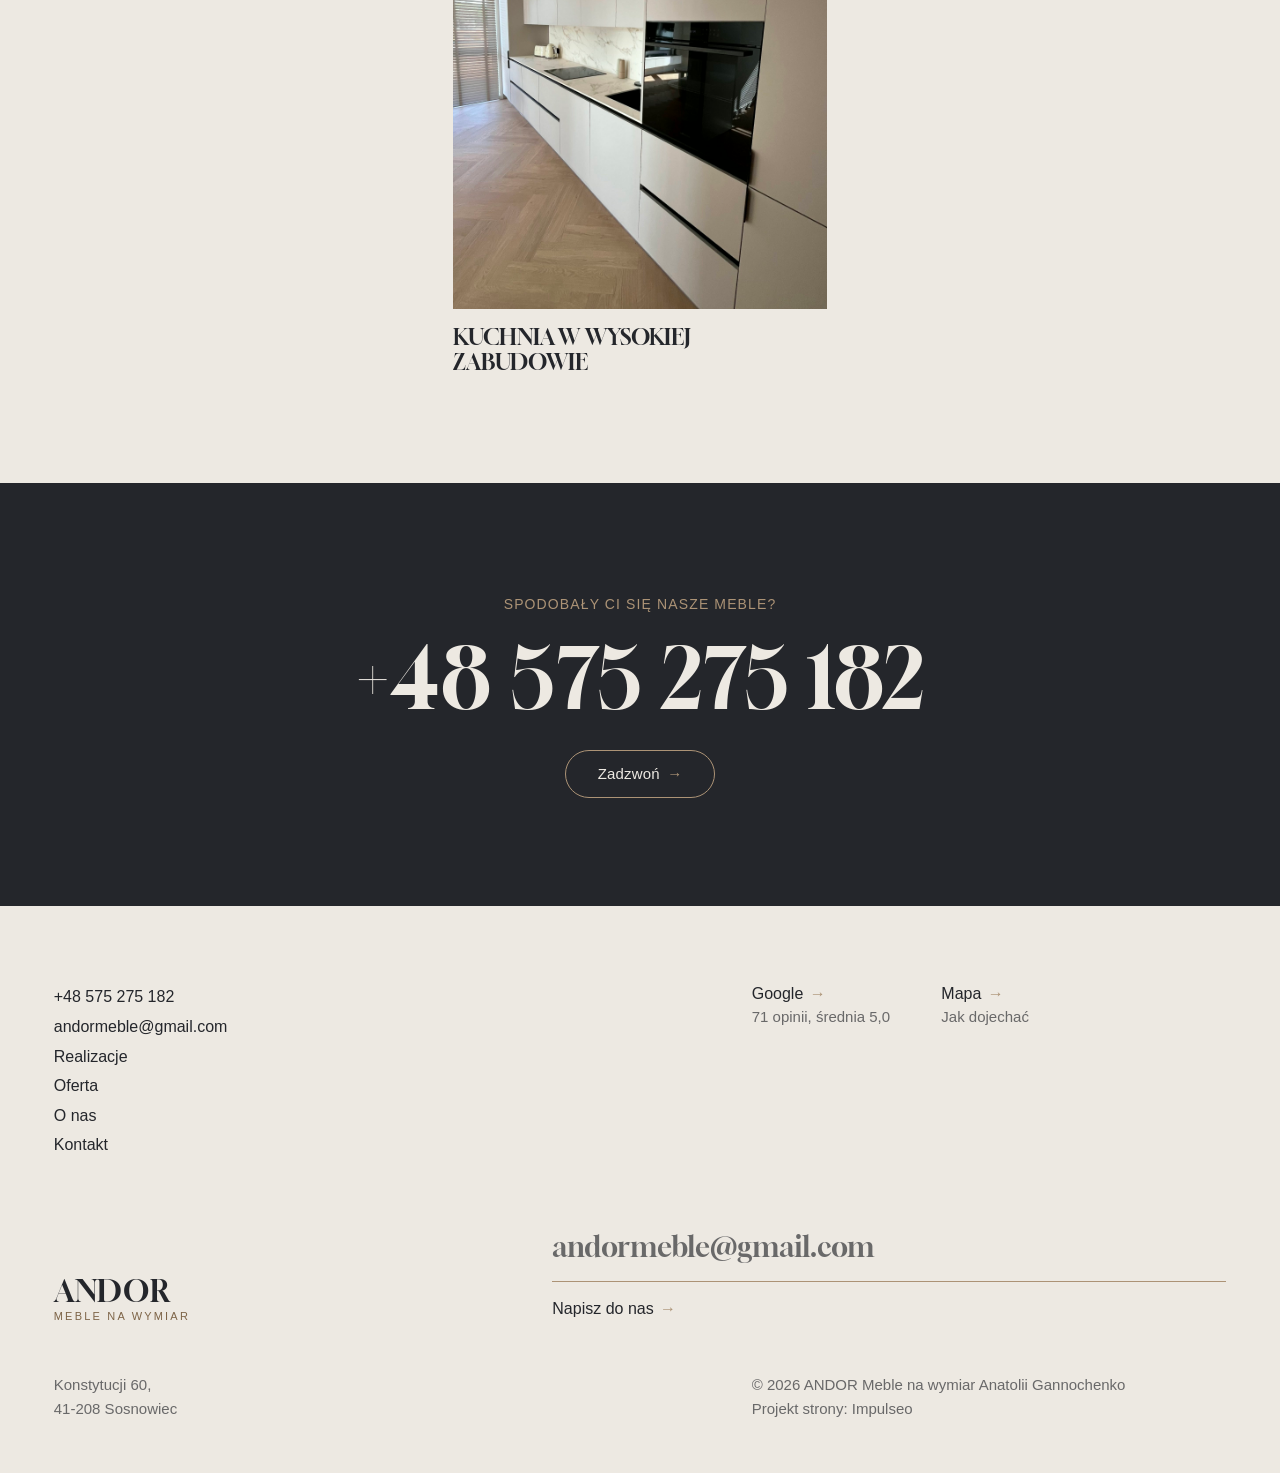
<file: realizacje.html>
<!DOCTYPE html>
<html lang="pl">
<head>
<meta charset="UTF-8">
<meta name="viewport" content="width=device-width, initial-scale=1.0">
<title>Realizacje - ANDOR Meble na wymiar Anatolii Gannochenko</title>
<meta name="description" content="Realizacje ANDOR Meble na wymiar Anatolii Gannochenko: kuchnie, szafy wnękowe, garderoby, zabudowy łazienkowe i meble RTV w Sosnowcu">
<link rel="canonical" href="https://impulseo-pl.github.io/andor-meble-na-wymiar-anatolii-gannochenko/realizacje.html">
<meta name="robots" content="noindex, nofollow">
<meta name="theme-color" content="#ede9e2">
<meta property="og:type" content="website">
<meta property="og:locale" content="pl_PL">
<meta property="og:site_name" content="ANDOR Meble na wymiar Anatolii Gannochenko">
<meta property="og:title" content="Realizacje - ANDOR Meble na wymiar Anatolii Gannochenko">
<meta property="og:description" content="Realizacje ANDOR Meble na wymiar Anatolii Gannochenko: kuchnie, szafy wnękowe, garderoby, zabudowy łazienkowe i meble RTV w Sosnowcu">
<meta property="og:url" content="https://impulseo-pl.github.io/andor-meble-na-wymiar-anatolii-gannochenko/realizacje.html">
<meta property="og:image" content="https://impulseo-pl.github.io/andor-meble-na-wymiar-anatolii-gannochenko/img/og.jpg">
<meta property="og:image:width" content="1200">
<meta property="og:image:height" content="630">
<meta name="twitter:card" content="summary_large_image">
<script type="application/ld+json">{"@context": "https://schema.org", "@type": "HomeAndConstructionBusiness", "name": "ANDOR Meble na wymiar Anatolii Gannochenko", "url": "https://impulseo-pl.github.io/andor-meble-na-wymiar-anatolii-gannochenko/", "telephone": "+48575275182", "email": "andormeble@gmail.com", "image": "https://impulseo-pl.github.io/andor-meble-na-wymiar-anatolii-gannochenko/img/og.jpg", "areaServed": "Sosnowiec", "address": {"@type": "PostalAddress", "streetAddress": "Konstytucji 60", "postalCode": "41-208", "addressLocality": "Sosnowiec", "addressCountry": "PL"}, "aggregateRating": {"@type": "AggregateRating", "ratingValue": "5.0", "reviewCount": "71"}, "sameAs": ["https://www.google.com/maps/place/ANDOR+Meble+na+wymiar+Anatolii+Gannochenko/@50.2473196,19.1652448,715m/data=!4m6!3m5!1s0x4716c51454187bd5:0x3b35d7036b47fb32!8m2!3d50.2473196!4d19.1652448"]}</script>
<link rel="preconnect" href="https://fonts.googleapis.com">
<link rel="preconnect" href="https://fonts.gstatic.com" crossorigin>
<link rel="preconnect" href="https://api.fontshare.com" crossorigin>
<link href="https://fonts.googleapis.com/css2?family=Gloock&display=swap" rel="stylesheet">
<link href="https://api.fontshare.com/v2/css?f[]=satoshi@400,500,700&display=swap" rel="stylesheet">
<link rel="stylesheet" href="assets/styles.css?v=20261013">
</head>
<body>
<header class="site-header">
  <div class="hd-in">
    <a class="brand" href="index.html" aria-label="ANDOR Meble na wymiar - strona główna"><span class="bn">ANDOR</span><span class="bs">Meble na wymiar</span></a>
    <button class="menu-pill" type="button" aria-label="Otwórz menu" aria-expanded="false" aria-controls="menu"><i></i><i></i></button>
    <a class="hd-phone" href="tel:+48575275182"><svg class="tel-ico" viewBox="0 0 24 24" fill="none" aria-hidden="true"><path d="M6.6 10.8a15.5 15.5 0 0 0 6.6 6.6l2.2-2.2a1 1 0 0 1 1-.24 11.4 11.4 0 0 0 3.6.58 1 1 0 0 1 1 1V20a1 1 0 0 1-1 1A17 17 0 0 1 3 4a1 1 0 0 1 1-1h3.5a1 1 0 0 1 1 1c0 1.25.2 2.46.58 3.6a1 1 0 0 1-.25 1l-2.23 2.2Z" fill="currentColor"/></svg>+48 575 275 182 <span class="arr" aria-hidden="true">→</span></a>
  </div>
</header>
<div class="menu" id="menu">
  <div class="wrap">
    <div class="menu-grid">
      <nav class="menu-main" aria-label="Menu główne">
        <a href="index.html">Strona główna</a>
        <a href="realizacje.html" aria-current="page">Realizacje</a>
        <a href="oferta.html">Oferta</a>
        <a href="o-nas.html">O&nbsp;nas</a>
        <a href="kontakt.html">Kontakt</a>
      </nav>
      <div class="menu-sub">
        <p>Oferta</p>
        <a href="oferta.html">Kuchnie na wymiar</a>
        <a href="oferta.html">Szafy i&nbsp;garderoby</a>
        <a href="oferta.html">Zabudowy łazienkowe</a>
        <a href="oferta.html">Meble RTV i&nbsp;pokojowe</a>
        <a href="oferta.html">Pokoje dziecięce i&nbsp;biura</a>
        <a href="oferta.html">Przedpokoje i&nbsp;wnęki</a>
      </div>
      <div class="menu-sub">
        <p>Kontakt</p>
        <a href="tel:+48575275182">+48 575 275 182</a>
        <a href="mailto:andormeble@gmail.com">andormeble@gmail.com</a>
        <span>Konstytucji 60, 41-208 Sosnowiec</span>
        <a href="https://www.google.com/maps/place/ANDOR+Meble+na+wymiar+Anatolii+Gannochenko/@50.2473196,19.1652448,715m/data=!4m6!3m5!1s0x4716c51454187bd5:0x3b35d7036b47fb32!8m2!3d50.2473196!4d19.1652448" target="_blank" rel="noopener">Opinie w&nbsp;Google</a>
      </div>
    </div>
  </div>
</div>
<main>
<section class="work-page bg-beige" style="padding-bottom:var(--pv)">
  <div class="chips rv" role="group" aria-label="Filtruj realizacje">
    <button class="chip on" type="button" data-f="all" aria-pressed="true">Wszystkie</button>
    <button class="chip" type="button" data-f="kuchnie" aria-pressed="false">Kuchnie</button>
    <button class="chip" type="button" data-f="szafy" aria-pressed="false">Szafy i&nbsp;przedpokoje</button>
    <button class="chip" type="button" data-f="lazienki" aria-pressed="false">Łazienki</button>
    <button class="chip" type="button" data-f="pokoje" aria-pressed="false">Pokoje</button>
  </div>
  <h1 class="huge page-huge rv">Realizacje</h1>
  <div class="proj-list">
    <div class="proj rv" data-cat="kuchnie"><img src="img/g7.jpg" alt="Kuchnia otwarta na salon - realizacja ANDOR Meble na wymiar" width="2400" height="1800" fetchpriority="high"><h3>Kuchnia otwarta na salon</h3></div>
    <div class="proj rv" data-cat="kuchnie"><img src="img/g13.jpg" alt="Kuchnia narożna - realizacja ANDOR Meble na wymiar" width="2316" height="1710" decoding="async"><h3>Kuchnia narożna</h3></div>
    <div class="proj rv" data-cat="szafy"><img src="img/g2.jpg" alt="Szafa w sypialni - realizacja ANDOR Meble na wymiar" width="2400" height="1800" decoding="async"><h3>Szafa w&nbsp;sypialni</h3></div>
    <div class="proj rv" data-cat="kuchnie"><img src="img/g6.jpg" alt="Kuchnia z wysoką zabudową - realizacja ANDOR Meble na wymiar" width="2308" height="1700" decoding="async"><h3>Kuchnia z&nbsp;wysoką zabudową</h3></div>
  </div>
  <div class="wrap">
    <div class="stagger">
      <figure class="st s-big rv" data-cat="kuchnie"><div class="ph"><img src="img/g3.jpg" alt="Frezowane fronty i złote listwy - realizacja ANDOR Meble na wymiar" width="2308" height="1700" decoding="async"></div><figcaption class="lbl">Frezowane fronty i&nbsp;złote listwy</figcaption></figure>
      <figure class="st s-small rv" data-cat="pokoje"><div class="ph"><img src="img/g12.jpg" alt="Ściana RTV - realizacja ANDOR Meble na wymiar" width="1800" height="2400" loading="lazy" decoding="async"></div><figcaption class="lbl">Ściana RTV</figcaption></figure>
      <figure class="st s-left rv" data-cat="szafy"><div class="ph"><img src="img/g15.jpg" alt="Przedpokój - realizacja ANDOR Meble na wymiar" width="1800" height="2400" loading="lazy" decoding="async"></div><figcaption class="lbl">Przedpokój</figcaption></figure>
      <figure class="st s-right rv" data-cat="kuchnie"><div class="ph"><img src="img/g5.jpg" alt="Kuchnia w bieli i grafitcie - realizacja ANDOR Meble na wymiar" width="2246" height="1618" loading="lazy" decoding="async"></div><figcaption class="lbl">Kuchnia w&nbsp;bieli i&nbsp;grafitcie</figcaption></figure>
      <figure class="st s-big rv" data-cat="kuchnie"><div class="ph"><img src="img/g4.jpg" alt="Kuchnia z podświetleniem - realizacja ANDOR Meble na wymiar" width="2400" height="1800" loading="lazy" decoding="async"></div><figcaption class="lbl">Kuchnia z&nbsp;podświetleniem</figcaption></figure>
      <figure class="st s-small rv" data-cat="lazienki"><div class="ph"><img src="img/about.jpg" alt="Łazienka z drewnianą szafką - realizacja ANDOR Meble na wymiar" width="1800" height="2400" loading="lazy" decoding="async"></div><figcaption class="lbl">Łazienka z&nbsp;drewnianą szafką</figcaption></figure>
      <figure class="st s-left rv" data-cat="lazienki"><div class="ph"><img src="img/g11.jpg" alt="Łazienka z marmurem - realizacja ANDOR Meble na wymiar" width="1800" height="2400" loading="lazy" decoding="async"></div><figcaption class="lbl">Łazienka z&nbsp;marmurem</figcaption></figure>
      <figure class="st s-right rv" data-cat="kuchnie"><div class="ph"><img src="img/g9.jpg" alt="Kuchnia w butelkowej zieleni - realizacja ANDOR Meble na wymiar" width="2400" height="1800" loading="lazy" decoding="async"></div><figcaption class="lbl">Kuchnia w&nbsp;butelkowej zieleni</figcaption></figure>
      <figure class="st p-a rv" data-cat="kuchnie"><div class="ph"><img src="img/g10.jpg" alt="Jasna kuchnia, czarne uchwyty - realizacja ANDOR Meble na wymiar" width="1628" height="2254" loading="lazy" decoding="async"></div><figcaption class="lbl">Jasna kuchnia, czarne uchwyty</figcaption></figure>
      <figure class="st p-b rv" data-cat="szafy"><div class="ph"><img src="img/g8.jpg" alt="Szafa gospodarcza - realizacja ANDOR Meble na wymiar" width="1800" height="2400" loading="lazy" decoding="async"></div><figcaption class="lbl">Szafa gospodarcza</figcaption></figure>
      <figure class="st p-a rv" data-cat="pokoje"><div class="ph"><img src="img/g1.jpg" alt="Biurko i szafa w pokoju - realizacja ANDOR Meble na wymiar" width="1730" height="2332" loading="lazy" decoding="async"></div><figcaption class="lbl">Biurko i&nbsp;szafa w&nbsp;pokoju</figcaption></figure>
      <figure class="st p-b rv" data-cat="szafy"><div class="ph"><img src="img/g16.jpg" alt="Zabudowa pralki i suszarki - realizacja ANDOR Meble na wymiar" width="1800" height="2400" loading="lazy" decoding="async"></div><figcaption class="lbl">Zabudowa pralki i&nbsp;suszarki</figcaption></figure>
      <figure class="st p-c rv" data-cat="kuchnie"><div class="ph"><img src="img/g14.jpg" alt="Kuchnia w wysokiej zabudowie - realizacja ANDOR Meble na wymiar" width="1700" height="2308" loading="lazy" decoding="async"></div><figcaption class="lbl">Kuchnia w&nbsp;wysokiej zabudowie</figcaption></figure>
    </div>
  </div>
</section>

<section class="cta bg-dark pv">
  <div class="wrap rv">
    <span class="eyebrow">Spodobały Ci się nasze meble?</span>
    <a class="phone-huge" href="tel:+48575275182">+48 575 275 182</a>
    <a class="btn" href="tel:+48575275182">Zadzwoń <span class="arr" aria-hidden="true">→</span></a>
  </div>
</section>
</main>

<footer class="site-footer">
  <div class="wrap">
    <div class="ft-top">
      <div class="ft-list">
        <a href="tel:+48575275182">+48 575 275 182</a>
        <a href="mailto:andormeble@gmail.com">andormeble@gmail.com</a>
        <a href="realizacje.html">Realizacje</a>
        <a href="oferta.html">Oferta</a>
        <a href="o-nas.html">O&nbsp;nas</a>
        <a href="kontakt.html">Kontakt</a>
      </div>
      <div class="ft-soc">
        <a class="soc" href="https://www.google.com/maps/place/ANDOR+Meble+na+wymiar+Anatolii+Gannochenko/@50.2473196,19.1652448,715m/data=!4m6!3m5!1s0x4716c51454187bd5:0x3b35d7036b47fb32!8m2!3d50.2473196!4d19.1652448" target="_blank" rel="noopener" aria-label="Google - ANDOR Meble na wymiar Anatolii Gannochenko"><b>Google <span class="arr" aria-hidden="true">→</span></b><small>71 opinii, średnia 5,0</small></a>
        <a class="soc-map" href="https://www.google.com/maps/place/ANDOR+Meble+na+wymiar+Anatolii+Gannochenko/@50.2473196,19.1652448,715m/data=!4m6!3m5!1s0x4716c51454187bd5:0x3b35d7036b47fb32!8m2!3d50.2473196!4d19.1652448" target="_blank" rel="noopener"><b>Mapa <span class="arr" aria-hidden="true">→</span></b><small>Jak dojechać</small></a>
      </div>
    </div>
    <div class="ft-mid">
      <a class="brand" href="index.html"><span class="bn">ANDOR</span><span class="bs">Meble na wymiar</span></a>
      <div class="ft-mail">
        <a class="big" href="mailto:andormeble@gmail.com">andormeble@gmail.com</a>
        <a class="small-link" href="kontakt.html">Napisz do nas <span class="arr" aria-hidden="true">→</span></a>
      </div>
    </div>
    <div class="ft-bot">
      <div class="addr">Konstytucji 60,<br>41-208 Sosnowiec</div>
      <div class="copy">© 2026 ANDOR Meble na wymiar Anatolii Gannochenko<br>Projekt strony: <a href="https://impulseo.pl" target="_blank" rel="noopener">Impulseo</a></div>
    </div>
  </div>
</footer>
<div class="sticky-reserve"><a class="sr-book" href="kontakt.html">Zapytaj o&nbsp;wycenę</a><a class="sr-call" href="tel:+48575275182" aria-label="Zadzwoń"><svg class="ico-tel" width="18" height="18" viewBox="0 0 24 24" fill="none" aria-hidden="true"><path d="M6.6 10.8a15.5 15.5 0 0 0 6.6 6.6l2.2-2.2a1 1 0 0 1 1-.24 11.4 11.4 0 0 0 3.6.58 1 1 0 0 1 1 1V20a1 1 0 0 1-1 1A17 17 0 0 1 3 4a1 1 0 0 1 1-1h3.5a1 1 0 0 1 1 1c0 1.25.2 2.46.58 3.6a1 1 0 0 1-.25 1l-2.23 2.2Z" fill="currentColor"/></svg></a></div>
<div class="demo-wazne" data-do="2026-10-19" data-cykl="3" hidden><svg class="dw-ico" width="13" height="13" viewBox="0 0 24 24" fill="none" aria-hidden="true"><circle cx="12" cy="12" r="8.6" stroke="currentColor" stroke-width="1.8"/><path d="M12 7.2V12l3.3 2" stroke="currentColor" stroke-width="1.8" stroke-linecap="round"/></svg><span class="dw-txt"></span></div>

<script src="assets/main.js?v=20261013"></script>
</body>
</html>
</file>
<file: assets/styles.css>
/* ANDOR Meble na wymiar - układ wg wzoru klindworthroofing.com (13.10.2026)
   Beż + grafit + brąz, nagłówki szeryfowe wersalikami, przyciski-pigułki. */
:root{
  --paper:#ede9e2;
  --paper-2:#e4ded5;
  --dark:#24262b;
  --dark-2:#2c2e34;
  --ink:#24262b;
  --accent:#ac9376;
  --accent-d:#7d6447;
  --accent-text:#7d6447;
  --accent-soft:rgba(172,147,118,.28);
  --light:#ede9e2;
  --faded-dark:rgba(237,233,226,.62);
  --faded-light:rgba(36,38,43,.66);
  --line-dark:rgba(237,233,226,.16);
  --line-light:rgba(36,38,43,.18);
  --serif:"Gloock","Times New Roman",serif;
  --sans:"Satoshi","Helvetica Neue",Arial,sans-serif;
  --wrap:1200px;
  --gut:clamp(20px,4.2vw,60px);
  --pv:clamp(72px,8.4vw,120px);
  --ease:cubic-bezier(.16,.84,.44,1);
  --img-zoom:1.05;--img-dur:1.4s;
  --nav-h:96px;
}
*{box-sizing:border-box;margin:0;padding:0}
html{-webkit-text-size-adjust:100%;scroll-behavior:smooth}
body{font-family:var(--sans);font-size:17px;line-height:1.6;color:var(--ink);background:var(--paper);overflow-x:clip;-webkit-font-smoothing:antialiased}
img{display:block;max-width:100%;height:auto}
main>section{display:flow-root}
a{color:inherit;text-decoration:none}
button{font:inherit;color:inherit;background:none;border:0;cursor:pointer}
.wrap{width:100%;max-width:calc(var(--wrap) + 2*var(--gut));margin:0 auto;padding:0 var(--gut)}
h1,h2,h3,.h-serif{font-family:var(--serif);font-weight:400;line-height:1.04;letter-spacing:.005em}
.up{text-transform:uppercase}
.eyebrow{display:inline-block;font-family:var(--sans);font-size:14px;letter-spacing:.08em;text-transform:uppercase;color:var(--accent-text)}
.bg-dark .eyebrow,.on-dark .eyebrow{color:var(--accent)}
.bg-dark{background:var(--dark);color:var(--light)}
.bg-beige{background:var(--paper);color:var(--ink)}
.pv{padding-top:var(--pv);padding-bottom:var(--pv)}
.muted{color:var(--faded-light)}
.bg-dark .muted{color:var(--faded-dark)}

/* ---------- przyciski: jedna reakcja dla wszystkich klocków ---------- */
.btn{display:inline-flex;align-items:center;justify-content:center;gap:.5em;
  padding:14px 32px;border:1px solid var(--accent);border-radius:999px;
  font-family:var(--sans);font-size:15px;font-weight:500;line-height:1.2;letter-spacing:.01em;
  color:var(--ink);background:transparent;
  transition:background-color .72s var(--ease),color .72s var(--ease),border-color .72s var(--ease),box-shadow .72s var(--ease)}
.bg-dark .btn,.btn.btn-on-dark{color:var(--light)}
.btn:hover,.btn:focus-visible,
.sticky-reserve a:hover,.sticky-reserve a:focus-visible{background-color:var(--accent-d);color:#fff;border-color:var(--accent-d);box-shadow:0 0 0 4px var(--accent-soft);outline:none}
.arr{display:inline-block;color:var(--accent);transition:transform .72s var(--ease)}
.btn:hover .arr{color:#fff}
.center{text-align:center}
.btn-row{margin-top:clamp(40px,5vw,64px);display:flex;justify-content:center}

/* ---------- nagłówek ---------- */
.site-header{position:fixed;top:0;left:0;right:0;z-index:80;height:var(--nav-h);pointer-events:none}
.site-header .hd-in{height:100%;display:grid;grid-template-columns:1fr auto 1fr;align-items:center;
  padding:0 clamp(20px,2.8vw,40px)}
.brand,.hd-phone{pointer-events:auto;transition:opacity .45s var(--ease),transform .45s var(--ease)}
.brand{justify-self:start;display:flex;flex-direction:column;line-height:1}
.brand .bn{font-family:var(--serif);font-size:30px;letter-spacing:.04em;color:var(--ink)}
.brand .bs{font-size:11px;letter-spacing:.2em;text-transform:uppercase;color:var(--accent-text);margin-top:5px}
.menu-pill{pointer-events:auto;justify-self:center;width:70px;height:34px;border-radius:999px;background:#fff;
  display:flex;flex-direction:column;align-items:center;justify-content:center;gap:5px;
  box-shadow:0 6px 18px -10px rgba(36,38,43,.45);transition:background-color .4s var(--ease)}
.menu-pill i{display:block;width:20px;height:1.5px;background:var(--ink);transition:transform .45s var(--ease)}
.menu-pill:hover{background:var(--paper-2)}
.menu-open .menu-pill i:first-child{transform:translateY(3.3px) rotate(45deg)}
.menu-open .menu-pill i:last-child{transform:translateY(-3.3px) rotate(-45deg)}
.hd-phone{justify-self:end;font-size:15px;font-weight:500;display:inline-flex;align-items:center;gap:.45em;color:var(--ink)}
.hd-phone .arr{transition:transform .45s var(--ease)}
.hd-phone:hover .arr{transform:translateX(4px)}
.scrolled .brand,.scrolled .hd-phone{opacity:0;transform:translateY(-8px);pointer-events:none}
.menu-open .brand,.menu-open .hd-phone{opacity:1;transform:none;pointer-events:auto}
.menu-open .brand .bn,.menu-open .hd-phone{color:var(--light)}
.menu-open .brand .bs{color:var(--accent)}

/* ---------- menu pełnoekranowe ---------- */
.menu{position:fixed;inset:0;z-index:70;background:var(--dark);color:var(--light);
  padding:calc(var(--nav-h) + 30px) 0 40px;overflow-y:auto;
  opacity:0;visibility:hidden;transform:translateY(-14px);
  transition:opacity .5s var(--ease),transform .5s var(--ease),visibility 0s .5s}
.menu-open .menu{opacity:1;visibility:visible;transform:none;transition:opacity .5s var(--ease),transform .5s var(--ease)}
.menu-grid{display:grid;grid-template-columns:1.4fr 1fr 1fr;gap:clamp(28px,4vw,60px);align-items:start}
.menu-main a{display:block;width:max-content;font-family:var(--serif);text-transform:uppercase;font-size:clamp(38px,5.2vw,74px);line-height:1.12;position:relative}
.menu-main a::after,.menu-sub a::after,.ft-list a::after{content:"";position:absolute;left:0;right:0;bottom:2px;height:1px;background:var(--accent);transform:scaleX(0);transform-origin:left;transition:transform .55s var(--ease)}
.menu-main a:hover::after,.menu-sub a:hover::after,.ft-list a:hover::after,
.menu-main a[aria-current]::after{transform:scaleX(1)}
.menu-sub p{font-size:14px;letter-spacing:.08em;text-transform:uppercase;color:var(--accent);margin-bottom:14px}
.menu-sub a{display:block;width:max-content;position:relative;font-size:17px;line-height:1.95;color:var(--light)}
.menu-sub span{display:block;font-size:15px;color:var(--faded-dark);line-height:1.7}

/* ---------- odsłanianie ---------- */
.js .rv{opacity:0;transform:translateY(26px);transition:opacity 1s var(--ease),transform 1s var(--ease)}
.js .rv.in{opacity:1;transform:none}

/* ---------- HERO (wzór: tekst na beżu + zdjęcie w ukośnych pasach) ---------- */
.hero-split{position:relative;min-height:min(100svh,940px);display:flex;align-items:center;overflow:hidden;background:var(--paper)}
.hero-split .hs-copy{position:relative;z-index:2;width:100%;max-width:calc(var(--wrap) + 2*var(--gut));margin:0 auto;padding:calc(var(--nav-h) + 40px) var(--gut) 80px}
.hs-copy .inner{max-width:min(46%,560px)}
.hs-copy h1{font-size:clamp(46px,5.6vw,88px);text-transform:uppercase;margin:18px 0 26px;line-height:1}
.hs-copy p{font-size:17px;line-height:1.65;max-width:470px;color:var(--ink)}
.hs-copy .btn{margin-top:34px}
.hero-art{position:absolute;top:0;right:0;bottom:0;width:52%;z-index:1}
.hero-art img{width:100%;height:100%;object-fit:cover;object-position:50% 55%}
.hero-art svg{position:absolute;inset:0;width:100%;height:100%}
.hero-art svg polygon{fill:var(--paper)}

/* ---------- CO ROBIMY (ciemna, pionowy podpis) ---------- */
.intro{position:relative;overflow:hidden}
.intro .graphic{position:absolute;right:-6%;top:-8%;width:62%;height:auto;opacity:.06;pointer-events:none}
.intro-row{display:grid;grid-template-columns:repeat(12,1fr);gap:24px;position:relative}
.vlabel{grid-column:2 / 4;justify-self:center;align-self:start;writing-mode:vertical-rl;transform:rotate(180deg);
  font-size:14px;letter-spacing:.1em;text-transform:uppercase;color:var(--accent);white-space:nowrap}
.intro-row .big-txt{grid-column:4 / 12;font-size:clamp(20px,1.85vw,27px);line-height:1.48;font-weight:400;color:var(--light)}
.duo{display:grid;grid-template-columns:repeat(12,1fr);gap:24px;margin-top:clamp(56px,6vw,90px);position:relative}
.duo .d-big{grid-column:1 / 8}
.duo .d-small{grid-column:9 / 13}
.ph{position:relative;overflow:hidden;background:var(--dark-2)}
.ph img{width:100%;height:100%;object-fit:cover;transition:transform var(--img-dur) var(--ease),filter var(--img-dur) var(--ease)}
a:hover .ph img,.ph:hover img{transform:scale(var(--img-zoom));filter:brightness(1.05)}
.d-big .ph{aspect-ratio:16/10}
.d-small .ph{aspect-ratio:4/3}
.cap{display:block;margin-top:16px;font-size:16px;line-height:1.5}
.cap b{font-weight:500;display:inline-flex;gap:.4em;align-items:center}
.cap small{display:block;font-size:15px;opacity:.6}
.cap .arr{transition:transform .5s var(--ease)}
a:hover .cap .arr{transform:translateX(4px)}

/* ---------- WIELKI NAPIS (REALIZACJE / OPINIE) ---------- */
.huge{font-family:var(--serif);text-transform:uppercase;font-weight:400;line-height:.9;
  font-size:clamp(52px,12.4vw,210px);text-align:center;letter-spacing:.01em;color:var(--light);white-space:nowrap}
.bg-beige .huge{color:var(--accent-text)}

/* ---------- PROJEKTY pełnej szerokości ---------- */
.proj-list{display:flex;flex-direction:column;gap:clamp(36px,4.4vw,64px);margin-top:clamp(40px,4.5vw,64px);padding:0 clamp(16px,2.8vw,40px)}
.proj{display:block;position:relative;overflow:hidden;aspect-ratio:1360/820;max-height:86svh;width:100%;background:var(--dark-2)}
.proj img{width:100%;height:100%;object-fit:cover;transition:transform var(--img-dur) var(--ease),filter var(--img-dur) var(--ease)}
.proj:hover img{transform:scale(var(--img-zoom));filter:brightness(1.05)}
.proj::after{content:"";position:absolute;inset:0;background:linear-gradient(180deg,rgba(20,21,24,.62) 0%,rgba(20,21,24,.22) 34%,rgba(20,21,24,0) 55%);pointer-events:none}
.proj h3{position:absolute;z-index:2;left:clamp(20px,3vw,40px);top:clamp(20px,3.6vw,48px);right:20px;
  font-size:clamp(28px,3.4vw,52px);text-transform:uppercase;color:var(--light);text-shadow:0 2px 18px rgba(0,0,0,.25)}

/* ---------- OFERTA: karuzela kart ---------- */
.svc-head{max-width:660px;margin:0 auto;text-align:center}
.svc-head h2{font-size:clamp(30px,3.1vw,46px);line-height:1.18;margin-top:16px}
.carousel{position:relative;margin-top:clamp(40px,4.4vw,60px);--cg:clamp(28px,8vw,128px);--cw:calc((100% - 2 * var(--cg)) / 2.15)}
.carousel.c-wide{--cg:clamp(28px,6vw,90px);--cw:calc((100% - var(--cg)) / 1.45)}
.track{display:grid;grid-auto-flow:column;grid-auto-columns:var(--cw);gap:var(--cg);
  overflow-x:auto;scroll-snap-type:x mandatory;scrollbar-width:none;padding-right:var(--gut);
  margin-right:calc(-1 * max(var(--gut), (100vw - var(--wrap)) / 2))}
.track::-webkit-scrollbar{display:none}
.slide{scroll-snap-align:start;display:block}
.slide .ph{aspect-ratio:1.72}
.slide h3{font-family:var(--sans);font-size:16px;font-weight:500;line-height:1.4;margin-top:20px;display:flex;align-items:center;gap:.4em}
.slide p{font-size:15px;line-height:1.65;margin-top:4px;color:var(--faded-light);max-width:420px}
.arws{position:absolute;left:calc(2 * var(--cw) + 1.5 * var(--cg) - 22px);top:16px;display:flex;flex-direction:column;gap:14px;z-index:3}
.arw{width:44px;height:44px;border-radius:50%;border:1px solid var(--accent);display:flex;align-items:center;justify-content:center;
  background:var(--paper);color:var(--ink);transition:background-color .45s var(--ease),color .45s var(--ease)}
.bg-dark .arw{background:var(--dark);color:var(--light)}
.arw:hover{background:var(--accent);color:#fff}
.arw svg{width:14px;height:14px}
.progress{height:1px;background:var(--line-light);margin-top:clamp(36px,4vw,52px);position:relative}
.bg-dark .progress{background:var(--line-dark)}
.progress i{position:absolute;left:0;top:-.5px;height:2px;width:30%;background:var(--ink);transition:transform .5s var(--ease),width .5s var(--ease)}
.bg-dark .progress i{background:var(--light)}

/* ---------- STOPKLATKA (pas zdjęcia pełnej szerokości) ---------- */
.stopklatka{position:relative;height:min(78vh,780px);min-height:380px;overflow:hidden;background:var(--dark);
  clip-path:inset(0)}            /* okno na nieruchome zdjęcie - cały mechanizm, nie usuwać */
.stopklatka .stk-bg{position:fixed;inset:0;background-size:cover;background-position:center 60%;will-change:transform}
@supports not (clip-path: inset(0)){.stopklatka .stk-bg{position:absolute}}
/* tło przyklejone do okna rysujemy tylko, gdy sekcja jest w kadrze (JS dodaje .vis) */
.js .stopklatka:not(.vis) .stk-bg{visibility:hidden}
.stopklatka::after{content:"";position:absolute;inset:0;background:linear-gradient(180deg,rgba(36,38,43,0) 55%,rgba(36,38,43,.85) 92%,var(--dark) 100%)}

/* ---------- OPINIE (KUDOS) ---------- */
.kudos-row{display:grid;grid-template-columns:repeat(12,1fr);gap:24px;align-items:start}
.quotes{grid-column:1 / 6;display:grid}
.q{grid-area:1/1;opacity:0;visibility:hidden;transition:opacity .7s var(--ease),visibility 0s .7s}
.q.on{opacity:1;visibility:visible;transition:opacity .7s var(--ease)}
.q blockquote{font-family:var(--serif);font-size:clamp(21px,1.95vw,28px);line-height:1.34;color:var(--light)}
.q .who{display:block;margin-top:22px;font-size:15px;color:var(--faded-dark)}
.q-imgs{grid-column:7 / 11;display:grid}
.q-imgs .ph{grid-area:1/1;aspect-ratio:4/5;opacity:0;transition:opacity .9s var(--ease)}
.q-imgs .ph.on{opacity:1}
.kudos-row .arws{position:static;grid-column:11 / 13;justify-self:start}
.kudos .huge{margin-top:clamp(24px,3vw,40px)}
.g-rate{display:flex;flex-wrap:wrap;align-items:center;justify-content:center;gap:18px 28px;margin-top:clamp(36px,4vw,56px)}
.g-badge{display:inline-flex;align-items:center;gap:10px;font-size:16px;color:var(--light)}
.g-badge b{font-weight:700;font-size:18px}
.g-badge .stars{color:#FBBC04;letter-spacing:2px;font-size:15px}
.g-badge .gb-txt{color:var(--faded-dark)}

/* ---------- pasek faktów (w miejscu logotypów certyfikatów) ---------- */
.facts{display:grid;grid-template-columns:repeat(4,1fr);margin-top:clamp(56px,6vw,90px)}
.fact{text-align:center;padding:6px 18px;border-left:1px solid var(--accent)}
.fact:first-child{border-left:0}
.fact .k{display:block;font-family:var(--serif);font-size:clamp(26px,2.5vw,36px);line-height:1.1;color:inherit}
.fact .v{display:block;font-size:14px;letter-spacing:.04em;margin-top:6px;opacity:.68}
.bg-beige .fact{border-color:var(--accent)}

/* ---------- CTA z telefonem ---------- */
.cta{text-align:center}
.cta .phone-huge{display:block;font-family:var(--serif);font-size:clamp(38px,6.6vw,104px);line-height:1;margin:18px 0 30px;color:var(--light);white-space:nowrap}
.cta .phone-huge:hover{color:#fff}

/* ---------- stopka ---------- */
.site-footer{background:var(--paper);color:var(--ink);padding:clamp(56px,6vw,80px) 0 clamp(40px,4vw,56px)}
.ft-top{display:grid;grid-template-columns:repeat(12,1fr);gap:24px}
.ft-list{grid-column:1 / 6}
.ft-list a,.ft-list span{display:block;width:max-content;max-width:100%;position:relative;font-size:16px;line-height:1.85}
.ft-soc{grid-column:8 / 13;display:flex;gap:clamp(28px,4vw,60px);align-items:flex-start}
.ft-soc a{display:block;font-size:16px;line-height:1.5}
.ft-soc a b{font-weight:400;display:inline-flex;gap:.4em}
.ft-soc a small{display:block;font-size:15px;color:var(--faded-light)}
.ft-mid{display:grid;grid-template-columns:repeat(12,1fr);gap:24px;margin-top:clamp(48px,5vw,72px);align-items:end}
.ft-mid .brand{grid-column:1 / 5;pointer-events:auto}
.ft-mail{grid-column:6 / 13}
.ft-mail a.big{display:block;font-family:var(--serif);font-size:clamp(24px,2.2vw,32px);color:var(--faded-light);border-bottom:1px solid var(--accent);padding-bottom:12px;transition:color .5s var(--ease)}
.ft-mail a.big:hover{color:var(--ink)}
.ft-mail .small-link{display:inline-flex;gap:.4em;margin-top:14px;font-size:16px}
.ft-bot{display:grid;grid-template-columns:repeat(12,1fr);gap:24px;margin-top:clamp(40px,4vw,56px);font-size:15px;color:var(--faded-light);line-height:1.6}
.ft-bot .addr{grid-column:1 / 6}
.ft-bot .copy{grid-column:8 / 13}
.ft-bot a{color:var(--faded-light)}
.ft-bot a:hover{color:var(--ink)}

/* ---------- PODSTRONY: nagłówki tekstowe ---------- */
.page-top{padding:calc(var(--nav-h) + clamp(40px,5vw,80px)) 0 clamp(48px,5vw,72px)}
.page-top h1{font-size:clamp(44px,5.4vw,80px);text-transform:uppercase;margin-top:12px}
.page-top.center h1{margin-left:auto;margin-right:auto}
.page-top .sub{font-size:17px;margin-top:16px}
.page-top .sub2{font-size:16px;max-width:min(100%,48ch);margin:10px auto 0;color:var(--faded-light)}

/* realizacje: filtry + siatka schodkowa */
.chips{display:flex;flex-wrap:wrap;gap:10px;justify-content:center;padding-top:calc(var(--nav-h) + 20px)}
.chip{padding:7px 18px;border-radius:999px;border:1px solid var(--accent);font-size:14px;color:var(--ink);transition:background-color .45s var(--ease),color .45s var(--ease)}
.chip:hover{background:var(--paper-2)}
.chip.on{background:var(--accent-d);color:#fff;border-color:var(--accent-d)}
.page-huge{padding-top:clamp(28px,3vw,44px)}
.stagger{display:grid;grid-template-columns:repeat(12,1fr);column-gap:24px;row-gap:clamp(48px,6vw,96px);margin-top:clamp(56px,7vw,110px);align-items:start}
.st{display:block}
.st .ph img{height:auto}
.st.s-big{grid-column:1 / 8}
.st.s-small{grid-column:9 / 13;margin-top:clamp(0px,4vw,60px)}
.st.s-right{grid-column:6 / 13;margin-top:clamp(0px,9vw,130px)}
.st.s-left{grid-column:1 / 5}
.st.p-a{grid-column:2 / 6}
.st.p-b{grid-column:8 / 12;margin-top:clamp(0px,8vw,120px)}
.st.p-c{grid-column:5 / 9}
.st .lbl{display:block;margin-top:16px;font-family:var(--serif);font-size:clamp(20px,1.7vw,26px);text-transform:uppercase;line-height:1.15}
.is-hidden{display:none !important}

/* o nas */
.story{display:grid;grid-template-columns:repeat(12,1fr);gap:24px;align-items:start}
.story .s-txt{grid-column:1 / 6}
.story .s-txt p{font-size:16px;line-height:1.7;margin-top:14px;color:var(--faded-light)}
.story .s-img{grid-column:6 / 13;margin-top:clamp(0px,1vw,10px)}
.story .s-img .ph{aspect-ratio:4/3}
.title-2tone{font-size:clamp(34px,3.6vw,54px);text-transform:uppercase;text-align:center;line-height:1.04}
.title-2tone span{color:var(--accent)}
.values-intro{display:grid;grid-template-columns:repeat(12,1fr);gap:24px;margin-top:clamp(40px,4vw,56px)}
.values-intro .vlabel{grid-column:3 / 5}
.values-intro p{grid-column:5 / 11;font-size:17px;line-height:1.7;color:var(--faded-dark)}
.val{scroll-snap-align:start;display:grid;grid-template-columns:1fr 1fr;gap:clamp(20px,2.4vw,36px);align-items:end}
.val .num{font-family:var(--serif);font-size:clamp(34px,3vw,44px);color:var(--accent);line-height:1}
.val h3{font-size:22px;text-transform:uppercase;margin:14px 0 12px}
.val p{font-size:15px;line-height:1.65;color:var(--faded-dark)}
.val .ph{aspect-ratio:3/4}
.c-wide .arws{left:calc(var(--cw) + .5 * var(--cg) - 22px)}
.team{display:grid;grid-template-columns:repeat(2,minmax(0,300px));justify-content:center;column-gap:clamp(40px,8vw,120px);row-gap:clamp(40px,5vw,64px);margin-top:clamp(40px,4.4vw,60px)}
.team .ph{aspect-ratio:4/5}
.team .nm{display:block;margin-top:14px;font-size:15px}
.team .rl{display:block;font-size:14px;color:var(--faded-light)}
.lead-c{max-width:600px;margin:16px auto 0;text-align:center;font-family:var(--serif);font-size:clamp(22px,2vw,28px);line-height:1.3}

/* oferta */
.intro-cta{grid-column:4 / 12}
.intro-cta .eyebrow{margin-bottom:16px}
.intro-cta p{font-size:17px;line-height:1.7;color:var(--light);max-width:min(100%,54ch)}
.intro-cta .btn{margin-top:28px}
.hr{height:1px;background:var(--line-dark);margin-top:clamp(56px,6vw,80px)}
.steps-head{text-align:center;max-width:720px;margin:clamp(56px,6vw,80px) auto 0}
.steps-head h2{font-size:clamp(30px,3vw,44px);text-transform:uppercase}
.steps-head p{font-size:16px;line-height:1.7;margin:16px auto 0;color:var(--faded-dark);max-width:min(100%,54ch)}
.step{scroll-snap-align:start;display:grid;grid-template-columns:1fr 1fr;gap:clamp(24px,3vw,48px);align-items:center}
.step .ph{aspect-ratio:4/5}
.step h3{font-size:clamp(24px,2.2vw,32px);text-transform:uppercase}
.step p{font-size:15px;line-height:1.7;margin-top:12px;color:var(--faded-dark)}
.step .num{display:block;font-family:var(--serif);font-size:clamp(64px,7vw,110px);line-height:1;color:var(--accent);margin-top:clamp(20px,3vw,48px);text-align:right}
.why-head{max-width:720px;margin:0 auto;text-align:center}
.why-head h2{font-size:clamp(30px,3vw,44px);text-transform:uppercase;margin-top:12px}
.why-head p{font-size:16px;line-height:1.7;margin:16px auto 0;color:var(--faded-light);max-width:min(100%,54ch)}
.why-list{list-style:none;display:grid;grid-template-columns:1fr 1fr;gap:28px 64px;max-width:860px;margin:clamp(40px,4vw,56px) auto 0}
.why-list li{position:relative;padding-left:30px;font-size:15px;line-height:1.65;color:var(--faded-light)}
.why-list li::before{content:"";position:absolute;left:2px;top:.45em;width:12px;height:7px;border-left:1.5px solid var(--accent);border-bottom:1.5px solid var(--accent);transform:rotate(-45deg)}
.why-list b{color:var(--ink);font-weight:500}
.split-dark{display:grid;grid-template-columns:1fr 1fr;align-items:stretch}
.split-dark .sd-txt{padding:clamp(56px,7vw,110px) clamp(24px,6vw,96px);display:flex;flex-direction:column;justify-content:center;text-align:center}
.split-dark h2{font-size:clamp(28px,2.6vw,40px);text-transform:uppercase}
.split-dark p{font-size:15px;line-height:1.75;margin:16px auto 0;color:var(--faded-dark);max-width:min(100%,48ch)}
.split-dark .ph{min-height:520px;height:100%}
.pair{display:grid;grid-template-columns:repeat(12,1fr);gap:24px;margin-top:clamp(40px,4.4vw,60px);align-items:start}
.pair .st:first-child{grid-column:1 / 7}
.pair .st:last-child{grid-column:8 / 11}

/* kontakt */
.ct-row{display:grid;grid-template-columns:repeat(12,1fr);gap:24px;margin-top:clamp(40px,5vw,72px)}
.ct-row .lab{grid-column:1 / 4;font-size:14px;letter-spacing:.08em;text-transform:uppercase;color:var(--accent-text)}
.ct-row .items{grid-column:5 / 13;display:flex;flex-wrap:wrap;gap:24px clamp(32px,4vw,64px)}
.ct-item{font-size:15px;line-height:1.55}
.ct-item b{display:inline-flex;gap:.4em;font-weight:500}
.ct-item span,.ct-item a.v{display:block;color:var(--faded-light)}
.ct-item a.v:hover{color:var(--ink)}
.ct-grid{display:grid;grid-template-columns:repeat(12,1fr);gap:24px;margin-top:clamp(40px,4.4vw,64px);align-items:start}
.ct-grid .ct-img{grid-column:1 / 5}
.ct-grid .ct-img .ph{aspect-ratio:3/4}
.form{grid-column:6 / 13}
.form h2{font-size:clamp(26px,2.4vw,34px);text-transform:uppercase;margin-bottom:22px}
.fld{margin-bottom:22px}
.fld label{display:block;font-size:13px;color:var(--faded-light)}
.fld input,.fld select,.fld textarea{width:100%;font:inherit;font-size:16px;color:var(--ink);background:transparent;border:0;border-bottom:1px solid var(--line-light);padding:10px 0;border-radius:0;outline:none;transition:border-color .4s var(--ease)}
.fld textarea{border:1px solid var(--line-light);padding:12px;min-height:140px;resize:vertical;margin-top:8px}
.fld input:focus,.fld select:focus,.fld textarea:focus{border-color:var(--accent)}
.form .note{font-size:14px;color:var(--faded-light);margin-top:16px}
.acc{margin-top:clamp(48px,5vw,72px);border-top:1px solid var(--line-light)}
.acc details{border-bottom:1px solid var(--line-light)}
.acc summary{list-style:none;cursor:pointer;display:grid;grid-template-columns:60px 1fr 24px;align-items:center;padding:18px 0;font-size:15px;letter-spacing:.06em;text-transform:uppercase}
.acc summary::-webkit-details-marker{display:none}
.acc summary .n{color:var(--accent-text);font-size:14px}
.acc summary .t{text-align:center}
.acc summary .ch{justify-self:end;transition:transform .45s var(--ease);color:var(--accent-text)}
.acc details[open] summary .ch{transform:rotate(180deg)}
.acc .acc-body{padding:4px 0 28px 60px;font-size:16px;line-height:1.7;color:var(--faded-light)}
.acc iframe.map{width:100%;height:380px;border:0;margin-top:14px;filter:grayscale(.25)}

/* ---------- licznik ważności dema ---------- */
.demo-wazne{position:fixed;top:calc(var(--nav-h, 64px) + 14px);right:14px;z-index:95;
  display:inline-flex;align-items:center;gap:.45em;
  background:rgba(21,25,28,.82);color:#fff;font-size:.72rem;font-weight:600;letter-spacing:.01em;
  padding:.42em .8em .42em .62em;border-radius:999px;backdrop-filter:saturate(140%) blur(8px);
  border:1px solid rgba(255,255,255,.14);box-shadow:0 10px 24px -14px rgba(0,0,0,.6);
  pointer-events:none;opacity:0;transform:translateY(-10px);
  transition:opacity .7s var(--ease),transform .7s var(--ease)}
.demo-wazne.is-on{opacity:1;transform:none}
.demo-wazne .dw-ico{flex:none;opacity:.85}
.demo-wazne b{font-weight:700;font-variant-numeric:tabular-nums;color:#FFD9A3}
.demo-wazne .dw-zeg{font-variant-numeric:tabular-nums;opacity:.72;margin-left:.15em}
.demo-wazne.is-pilne{background:rgba(150,32,28,.9);border-color:rgba(255,255,255,.2)}
.demo-wazne .dw-pilne{color:#FFE0DE}

/* ---------- pasek kontaktu na telefonie ---------- */
.sticky-reserve{display:none}

/* ---------- RESPONSYWNOŚĆ ---------- */
@media (max-width:1100px){
  .hs-copy .inner{max-width:52%}
  .hero-art{width:46%}
  .menu-grid{grid-template-columns:1fr 1fr}
  .menu-main{grid-column:1 / -1}
}
@media (max-width:820px){
  :root{--nav-h:76px}
  body{font-size:16px;padding-bottom:calc(60px + env(safe-area-inset-bottom,0px))}
  .brand .bn{font-size:24px}
  .brand .bs{font-size:9.5px;letter-spacing:.16em}
  .hd-phone{font-size:0;gap:0}
  .hd-phone .tel-ico{display:block}
  .hero-split{flex-direction:column;align-items:stretch;min-height:0}
  .hero-split .hs-copy{padding-bottom:40px}
  .hs-copy .inner{max-width:none}
  .hero-art{position:relative;width:100%;height:auto;aspect-ratio:4/3.2}
  .intro-row,.duo,.kudos-row,.ft-top,.ft-mid,.ft-bot,.stagger,.story,.values-intro,.pair,.ct-row,.ct-grid{grid-template-columns:1fr}
  .vlabel{grid-column:auto;writing-mode:horizontal-tb;transform:none;justify-self:start}
  .intro-row .big-txt,.duo .d-big,.duo .d-small,.quotes,.q-imgs,.kudos-row .arws,.ft-list,.ft-soc,.ft-mid .brand,.ft-mail,.ft-bot .addr,.ft-bot .copy,
  .st.s-big,.st.s-small,.st.s-right,.st.s-left,.st.p-a,.st.p-b,.st.p-c,.story .s-txt,.story .s-img,.values-intro .vlabel,.values-intro p,
  .intro-cta,.pair .st:first-child,.pair .st:last-child,.ct-row .lab,.ct-row .items,.ct-grid .ct-img,.form{grid-column:auto;margin-top:0}
  .duo{row-gap:44px}
  .kudos-row .arws{flex-direction:row}
  .q-imgs{max-width:360px}
  .track{grid-auto-columns:82%;gap:22px;margin-right:calc(-1 * var(--gut))}
  .c-wide .track{grid-auto-columns:88%;gap:22px}
  .arws{position:static;flex-direction:row;margin-top:24px}
  .carousel .arws{justify-content:flex-start}
  .facts{grid-template-columns:1fr 1fr;row-gap:26px}
  .fact:nth-child(3){border-left:0}
  .menu-grid{grid-template-columns:1fr}
  .proj{aspect-ratio:4/3.4}
  .why-list{grid-template-columns:1fr}
  .split-dark{grid-template-columns:1fr}
  .split-dark .ph{min-height:0;aspect-ratio:4/3}
  .val,.step{grid-template-columns:1fr}
  .step .num{text-align:left;margin-top:10px}
  .team{grid-template-columns:1fr 1fr;column-gap:18px}
  .acc summary{grid-template-columns:40px 1fr 24px}
  .acc summary .t{text-align:left}
  .acc .acc-body{padding-left:0}
  .ft-soc{margin-top:24px}
  .ft-bot .copy{margin-top:8px}
  .demo-wazne{top:auto;bottom:74px;right:10px}
  .sticky-reserve{display:flex;position:fixed;left:0;right:0;bottom:0;z-index:90;gap:8px;padding:8px 10px calc(8px + env(safe-area-inset-bottom,0px));
    background:var(--dark);box-shadow:0 -6px 20px -10px rgba(0,0,0,.4);transition:transform .25s ease,opacity .25s ease}
  .sticky-reserve.schowany{transform:translateY(110%);opacity:0;pointer-events:none}
  .sticky-reserve a{display:flex;align-items:center;justify-content:center;border-radius:999px;border:1px solid var(--accent);color:var(--light);font-size:15px;font-weight:500;padding:12px 16px;
    transition:background-color .72s var(--ease),color .72s var(--ease),border-color .72s var(--ease),box-shadow .72s var(--ease)}
  .sr-book{flex:1}
  .sr-call{width:52px}
}
.tel-ico{display:none;width:20px;height:20px}
@media (max-width:420px){
  .team{grid-template-columns:1fr 1fr}
  .chips{gap:8px}
  .chip{padding:8px 14px;font-size:13px}
}
@media (prefers-reduced-motion:reduce){
  *{transition:none !important;animation:none !important;scroll-behavior:auto !important}
  .js .rv{opacity:1;transform:none}
}
</file>
